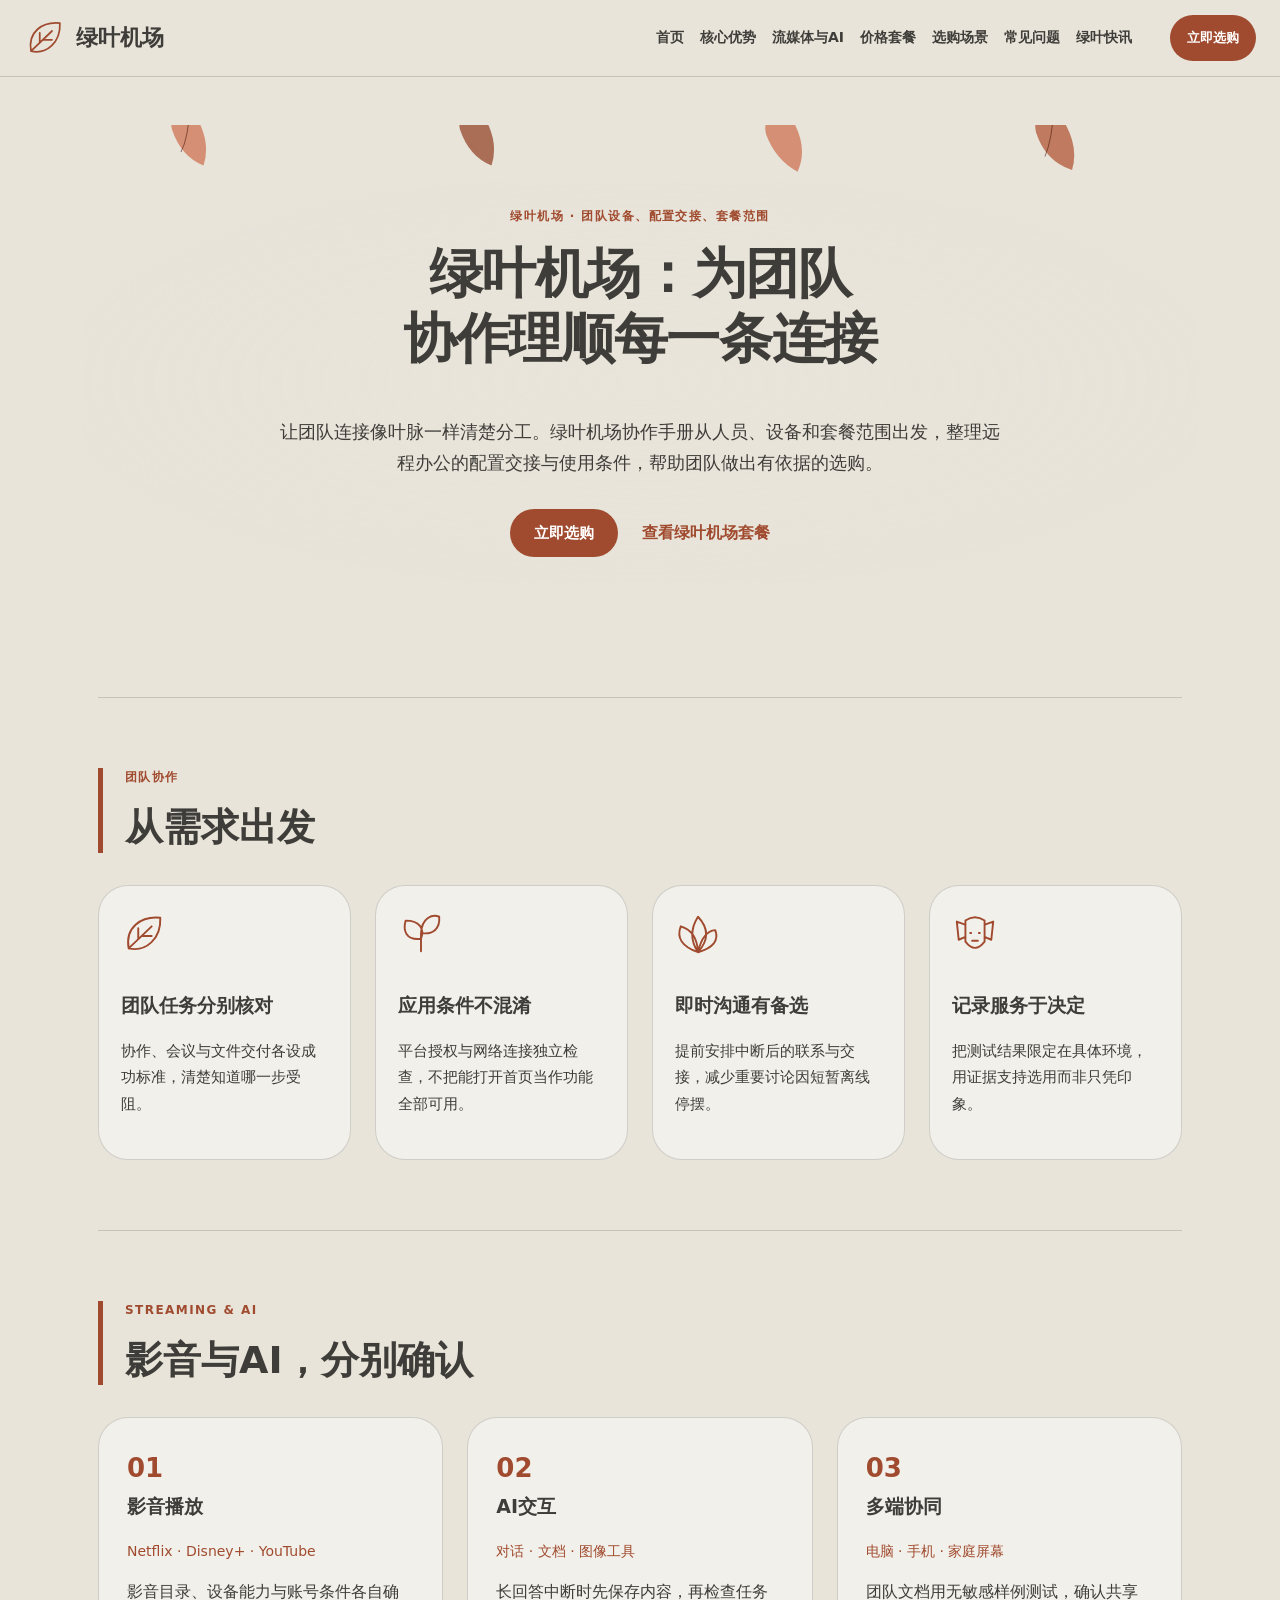
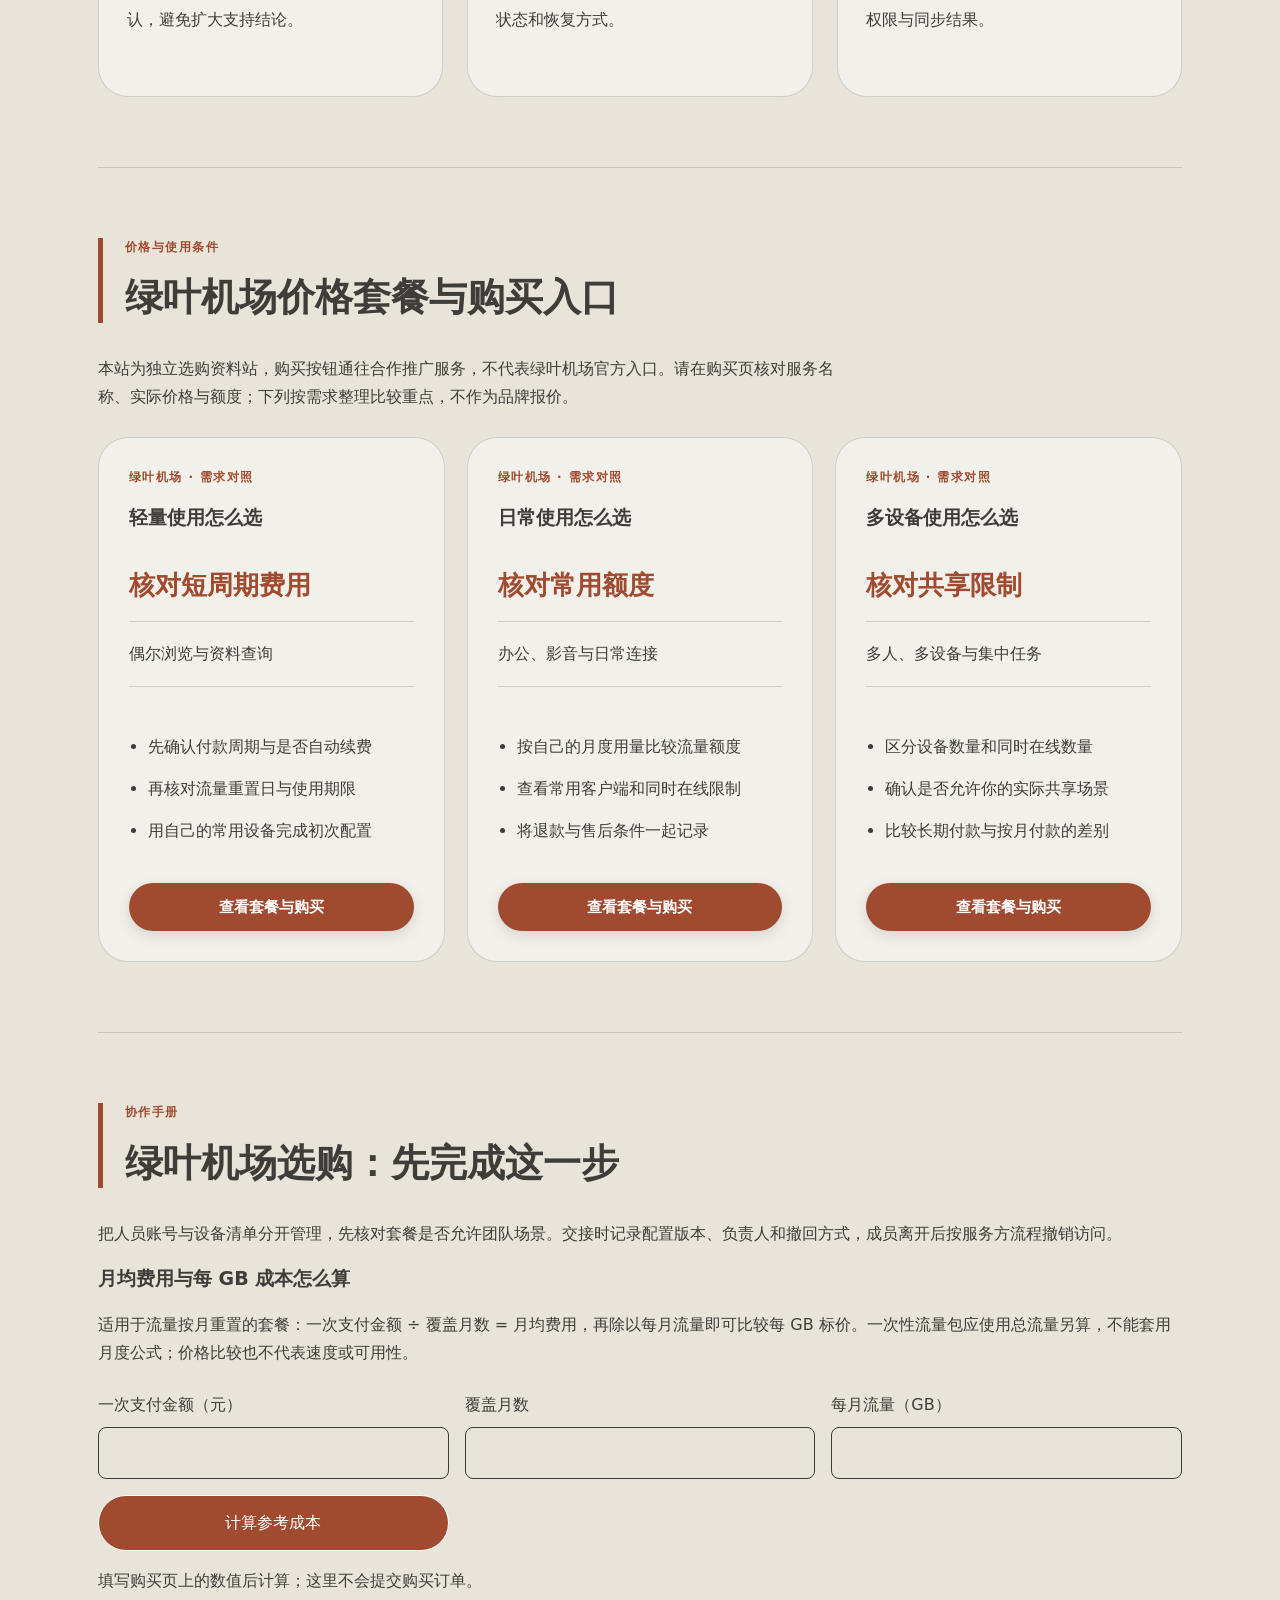
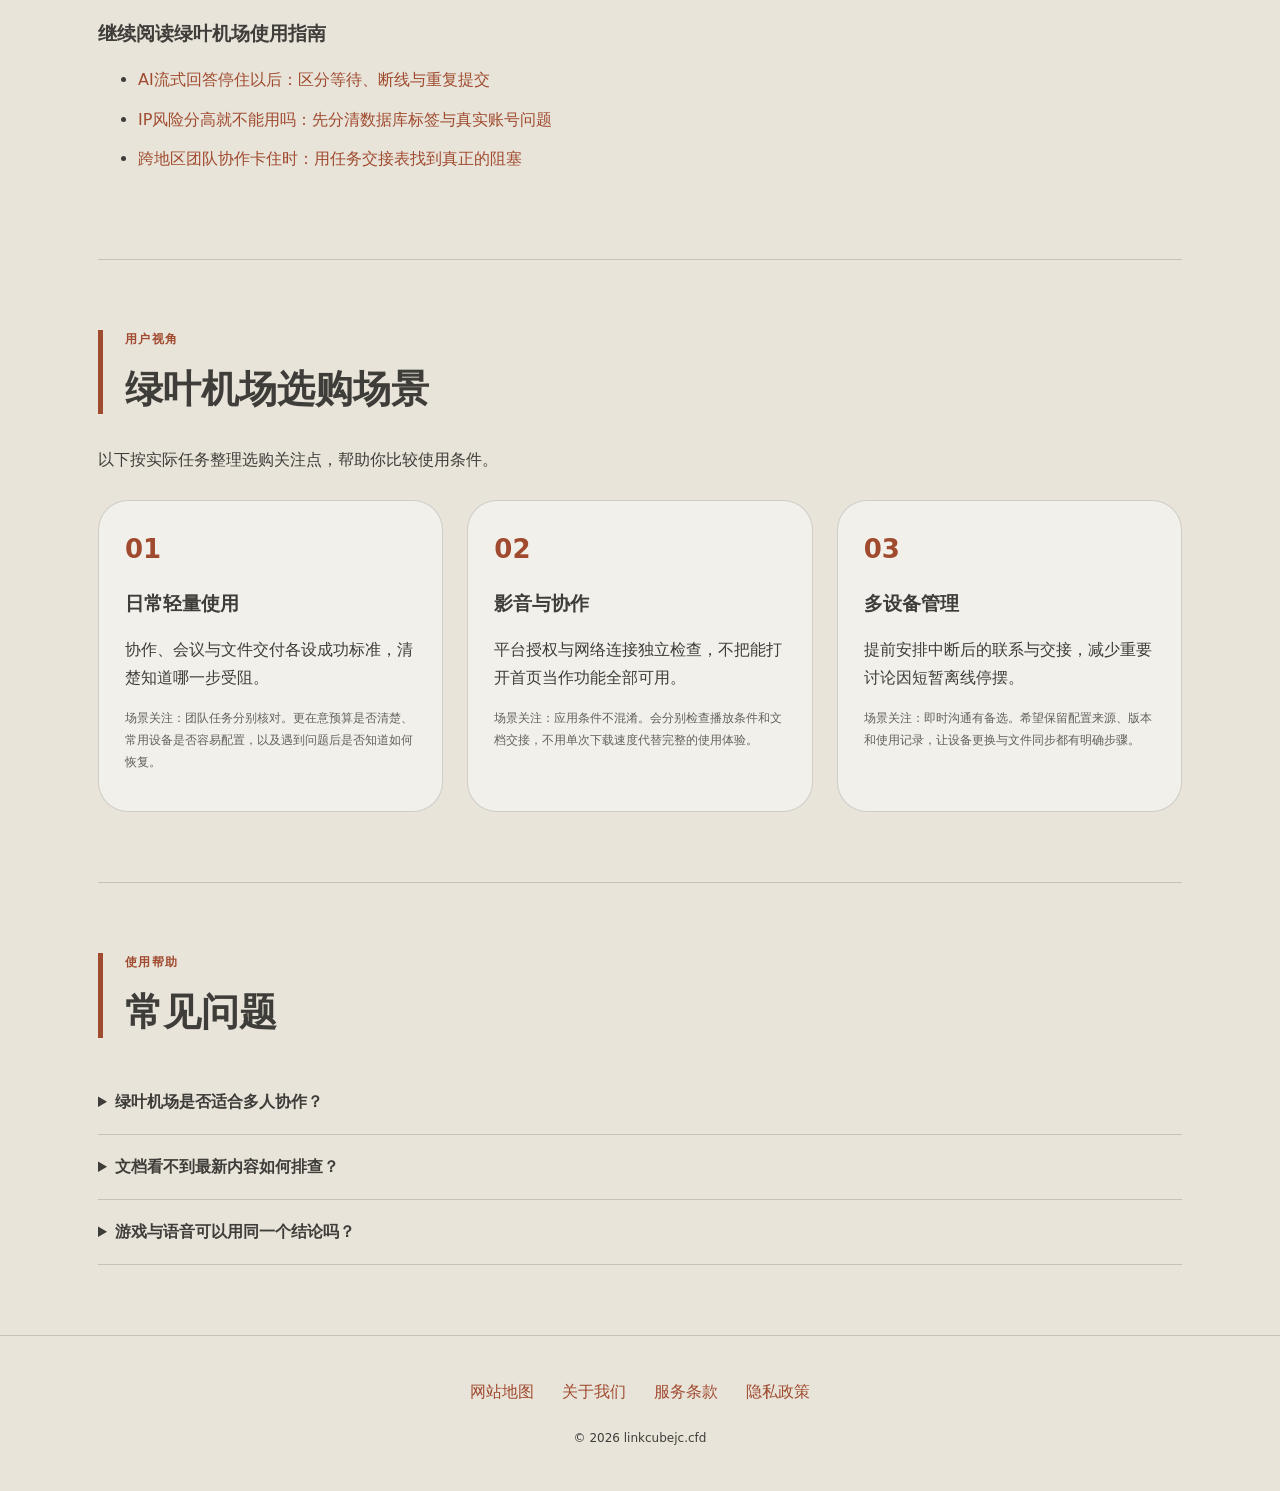
<file: index.html>
<!DOCTYPE html>

<html lang="zh-CN"><head><meta charset="utf-8"/><meta content="width=device-width,initial-scale=1" name="viewport"/><title>绿叶机场团队使用指南｜套餐费用与多设备协作</title><meta content="让团队连接像叶脉一样清楚分工。绿叶机场协作手册从人员、设备和套餐范围出发，整理远程办公的配置交接与使用条件，帮助团队做出有依据的选购。" name="description"/><link href="https://linkcubejc.cfd/" rel="canonical"/><meta content="website" property="og:type"/><meta content="绿叶机场团队使用指南｜套餐费用与多设备协作" property="og:title"/><meta content="让团队连接像叶脉一样清楚分工。绿叶机场协作手册从人员、设备和套餐范围出发，整理远程办公的配置交接与使用条件，帮助团队做出有依据的选购。" property="og:description"/><meta content="https://linkcubejc.cfd/" property="og:url"/><meta content="https://linkcubejc.cfd/share.png" property="og:image"/><meta content="zh_CN" property="og:locale"/><link href="favicon.svg" rel="icon" type="image/svg+xml"/><link href="style.css" rel="stylesheet"/><script defer="" src="menu.js"></script><script type="application/ld+json">{"@context": "https://schema.org", "@type": "WebPage", "name": "绿叶机场团队使用指南｜套餐费用与多设备协作", "url": "https://linkcubejc.cfd/", "description": "让团队连接像叶脉一样清楚分工。绿叶机场协作手册从人员、设备和套餐范围出发，整理远程办公的配置交接与使用条件，帮助团队做出有依据的选购。", "inLanguage": "zh-CN"}</script><link href="seo-guide.css" rel="stylesheet"/></head><body class="site-12 hero-D review-0 faq-1 nav-2"><div aria-hidden="true" class="site-art"><svg height="100%" preserveaspectratio="xMidYMid slice" viewbox="0 0 1440 800" width="100%" xmlns="http://www.w3.org/2000/svg">
<style>
      @keyframes fallingLeaf1 {
        0% { transform: translate(0, -40px) rotate(0deg); opacity: 0; }
        20% { opacity: 0.6; }
        80% { opacity: 0.6; }
        100% { transform: translate(120px, 600px) rotate(280deg); opacity: 0; }
      }
      @keyframes fallingLeaf2 {
        0% { transform: translate(0, -30px) rotate(0deg); opacity: 0; }
        20% { opacity: 0.55; }
        80% { opacity: 0.55; }
        100% { transform: translate(-140px, 650px) rotate(-320deg); opacity: 0; }
      }
      .leaf-drift-1 { animation: fallingLeaf1 14s linear infinite; }
      .leaf-drift-2 { animation: fallingLeaf2 16s linear infinite; }
    </style>
<!-- Drifting Fresh Leaves in Background -->
<g class="leaf-drift-1" style="transform-origin: center; animation-delay: 0s;">
<path d="M220,-20 Q245,15 235,45 Q210,35 200,5 Q195,-15 220,-20 Z" fill="#c9613e" opacity="0.4"></path>
<path d="M220,-20 Q218,15 210,30" fill="none" stroke="#481b0c" stroke-width="1"></path>
</g>
<g class="leaf-drift-2" style="transform-origin: center; animation-delay: 4s;">
<path d="M1180,-20 Q1210,18 1200,50 Q1170,40 1160,8 Q1155,-12 1180,-20 Z" fill="#ab411e" opacity="0.35"></path>
<path d="M1180,-20 Q1178,16 1170,35" fill="none" stroke="#481b0c" stroke-width="1"></path>
</g>
<g class="leaf-drift-1" style="transform-origin: center; animation-delay: 7s;">
<path d="M540,-20 Q565,15 555,45 Q530,35 520,5 Q515,-15 540,-20 Z" fill="#892f12" opacity="0.3"></path>
</g>
<g class="leaf-drift-2" style="transform-origin: center; animation-delay: 10s;">
<path d="M880,-20 Q910,20 895,52 Q870,38 860,10 Q855,-10 880,-20 Z" fill="#c9613e" opacity="0.4"></path>
</g>
</svg></div><header class="site-header"><div class="nav-wrap"><a class="brand" href="index.html"><svg aria-hidden="true" class="brand-mark" viewbox="0 0 48 48"><path d="M8 39C4 17 21 5 41 7C42 29 26 43 8 39Z M8 39L32 16 M18 29V18 M22 26H32" fill="none" stroke="currentColor" stroke-linecap="round" stroke-linejoin="round" stroke-width="2"></path></svg><span>绿叶机场</span></a><nav aria-label="主导航" id="site-menu"><a href="index.html">首页</a><a href="index.html#features">核心优势</a><a href="index.html#streaming">流媒体与AI</a><a href="index.html#pricing">价格套餐</a><a href="index.html#testimonials">选购场景</a><a href="index.html#faq">常见问题</a><a href="leaf-bulletin.html">绿叶快讯</a></nav><div class="nav-actions"><a class="button compact" href="https://ww012.twilightaff.com/#/?code=A56DH1Af" rel="sponsored nofollow noopener" target="_blank">立即选购</a><button aria-controls="site-menu" aria-expanded="false" aria-label="切换主导航菜单" class="menu-toggle" type="button"><span></span><span></span></button></div></div></header><main class="site-main"><section class="hero-section"><div class="hero-copy"><span class="eyebrow">绿叶机场 · 团队设备、配置交接、套餐范围</span><h1>绿叶机场：为团队协作理顺每一条连接</h1><p class="hero-intro">让团队连接像叶脉一样清楚分工。绿叶机场协作手册从人员、设备和套餐范围出发，整理远程办公的配置交接与使用条件，帮助团队做出有依据的选购。</p><div class="hero-actions"><a class="button" href="https://ww012.twilightaff.com/#/?code=A56DH1Af" rel="sponsored nofollow noopener" target="_blank">立即选购</a><a class="text-button" href="#pricing">查看绿叶机场套餐</a></div></div></section><section class="section" id="features"><div class="section-heading"><span class="eyebrow">团队协作</span><h2>从需求出发</h2></div><div class="features rail"><div class="feature"><svg aria-hidden="true" class="" viewbox="0 0 48 48"><path d="M8 39C4 17 21 5 41 7C42 29 26 43 8 39Z M8 39L32 16 M18 29V18 M22 26H32" fill="none" stroke="currentColor" stroke-linecap="round" stroke-linejoin="round" stroke-width="2"></path></svg><div><h3>团队任务分别核对</h3><p>协作、会议与文件交付各设成功标准，清楚知道哪一步受阻。</p></div></div><div class="feature"><svg aria-hidden="true" class="" viewbox="0 0 48 48"><path d="M24 42V23 M24 29C8 31 5 20 8 10C23 10 28 19 24 29Z M24 23C25 7 36 3 43 6C44 18 37 25 24 23Z" fill="none" stroke="currentColor" stroke-linecap="round" stroke-linejoin="round" stroke-width="2"></path></svg><div><h3>应用条件不混淆</h3><p>平台授权与网络连接独立检查，不把能打开首页当作功能全部可用。</p></div></div><div class="feature"><svg aria-hidden="true" class="" viewbox="0 0 48 48"><path d="M24 43Q12 25 24 6Q41 24 24 43Z M24 43Q-1 34 6 16Q23 21 24 43Z M24 43Q48 36 42 20Q29 21 24 43Z" fill="none" stroke="currentColor" stroke-linecap="round" stroke-linejoin="round" stroke-width="2"></path></svg><div><h3>即时沟通有备选</h3><p>提前安排中断后的联系与交接，减少重要讨论因短暂离线停摆。</p></div></div><div class="feature"><svg aria-hidden="true" class="" viewbox="0 0 48 48"><path d="M13 14L5 11L7 30L14 27 M35 14L43 11L41 30L34 27 M14 10Q24 3 34 10V32Q24 45 14 32Z M19 23H20 M28 23H29 M21 31H27" fill="none" stroke="currentColor" stroke-linecap="round" stroke-linejoin="round" stroke-width="2"></path></svg><div><h3>记录服务于决定</h3><p>把测试结果限定在具体环境，用证据支持选用而非只凭印象。</p></div></div></div></section><section class="section" id="streaming"><div class="section-heading"><span class="eyebrow">STREAMING &amp; AI</span><h2>影音与AI，分别确认</h2></div><div class="use-cases columns"><div class="use-case"><span class="item-no">01</span><h3>影音播放</h3><p class="platforms">Netflix · Disney+ · YouTube</p><p>影音目录、设备能力与账号条件各自确认，避免扩大支持结论。</p></div><div class="use-case"><span class="item-no">02</span><h3>AI交互</h3><p class="platforms">对话 · 文档 · 图像工具</p><p>长回答中断时先保存内容，再检查任务状态和恢复方式。</p></div><div class="use-case"><span class="item-no">03</span><h3>多端协同</h3><p class="platforms">电脑 · 手机 · 家庭屏幕</p><p>团队文档用无敏感样例测试，确认共享权限与同步结果。</p></div></div></section><section class="section" id="pricing"><div class="section-heading"><span class="eyebrow">价格与使用条件</span><h2>绿叶机场价格套餐与购买入口</h2></div><p class="section-intro">本站为独立选购资料站，购买按钮通往合作推广服务，不代表绿叶机场官方入口。请在购买页核对服务名称、实际价格与额度；下列按需求整理比较重点，不作为品牌报价。</p><div class="plans cards"><div class="plan"><span class="eyebrow">绿叶机场 · 需求对照</span><h3>轻量使用怎么选</h3><p class="price-value">核对短周期费用</p><p class="quota">偶尔浏览与资料查询</p><ul><li>先确认付款周期与是否自动续费</li><li>再核对流量重置日与使用期限</li><li>用自己的常用设备完成初次配置</li></ul> <a class="button" href="https://ww012.twilightaff.com/#/?code=A56DH1Af" rel="sponsored nofollow noopener" target="_blank">查看套餐与购买</a>
</div><div class="plan"><span class="eyebrow">绿叶机场 · 需求对照</span><h3>日常使用怎么选</h3><p class="price-value">核对常用额度</p><p class="quota">办公、影音与日常连接</p><ul><li>按自己的月度用量比较流量额度</li><li>查看常用客户端和同时在线限制</li><li>将退款与售后条件一起记录</li></ul> <a class="button" href="https://ww012.twilightaff.com/#/?code=A56DH1Af" rel="sponsored nofollow noopener" target="_blank">查看套餐与购买</a>
</div><div class="plan"><span class="eyebrow">绿叶机场 · 需求对照</span><h3>多设备使用怎么选</h3><p class="price-value">核对共享限制</p><p class="quota">多人、多设备与集中任务</p><ul><li>区分设备数量和同时在线数量</li><li>确认是否允许你的实际共享场景</li><li>比较长期付款与按月付款的差别</li></ul> <a class="button" href="https://ww012.twilightaff.com/#/?code=A56DH1Af" rel="sponsored nofollow noopener" target="_blank">查看套餐与购买</a>
</div></div></section><section class="section seo-plan-guide" id="plan-guide"><div class="section-heading"><span class="eyebrow">协作手册</span><h2>绿叶机场选购：先完成这一步</h2></div><p>把人员账号与设备清单分开管理，先核对套餐是否允许团队场景。交接时记录配置版本、负责人和撤回方式，成员离开后按服务方流程撤销访问。</p><h3>月均费用与每 GB 成本怎么算</h3><p>适用于流量按月重置的套餐：一次支付金额 ÷ 覆盖月数 = 月均费用，再除以每月流量即可比较每 GB 标价。一次性流量包应使用总流量另算，不能套用月度公式；价格比较也不代表速度或可用性。</p><form class="seo-cost-form"><label>一次支付金额（元）<input inputmode="decimal" min="0.01" name="amount" required="" step="0.01" type="number"/></label><label>覆盖月数<input inputmode="numeric" max="120" min="1" name="months" required="" step="1" type="number"/></label><label>每月流量（GB）<input inputmode="decimal" min="0.01" name="quota" required="" step="0.01" type="number"/></label><button class="button" type="submit">计算参考成本</button><output aria-live="polite">填写购买页上的数值后计算；这里不会提交购买订单。</output></form><div class="seo-reading"><h3>继续阅读绿叶机场使用指南</h3><ul><li><a href="linkcube-ai-llm-realtime-voice-keepalive.html">AI流式回答停住以后：区分等待、断线与重复提交</a></li><li><a href="linkcube-clean-ip-detection-scoring.html">IP风险分高就不能用吗：先分清数据库标签与真实账号问题</a></li><li><a href="linkcube-cross-border-team-remote-saas.html">跨地区团队协作卡住时：用任务交接表找到真正的阻塞</a></li></ul></div></section><section class="section" id="testimonials"><div class="section-heading"><span class="eyebrow">用户视角</span><h2>绿叶机场选购场景</h2></div><p class="section-intro">以下按实际任务整理选购关注点，帮助你比较使用条件。</p><div class="reviews"><div class="review"><span class="review-mark">01</span><h3>日常轻量使用</h3><p>协作、会议与文件交付各设成功标准，清楚知道哪一步受阻。</p><p class="small">场景关注：团队任务分别核对。更在意预算是否清楚、常用设备是否容易配置，以及遇到问题后是否知道如何恢复。</p></div><div class="review"><span class="review-mark">02</span><h3>影音与协作</h3><p>平台授权与网络连接独立检查，不把能打开首页当作功能全部可用。</p><p class="small">场景关注：应用条件不混淆。会分别检查播放条件和文档交接，不用单次下载速度代替完整的使用体验。</p></div><div class="review"><span class="review-mark">03</span><h3>多设备管理</h3><p>提前安排中断后的联系与交接，减少重要讨论因短暂离线停摆。</p><p class="small">场景关注：即时沟通有备选。希望保留配置来源、版本和使用记录，让设备更换与文件同步都有明确步骤。</p></div></div></section><section class="section" id="faq"><div class="section-heading"><span class="eyebrow">使用帮助</span><h2>常见问题</h2></div><div class="faq-list"><details><summary>绿叶机场是否适合多人协作？</summary><p>应核对服务限制并用测试文档验证实际流程，目前本站没有完成品牌团队实测。</p></details><details><summary>文档看不到最新内容如何排查？</summary><p>先确认账号、工作区和保存状态，再用无敏感测试文档观察同步。</p></details><details><summary>游戏与语音可以用同一个结论吗？</summary><p>两者可能采用不同服务路径，应分别记录症状与同局时间。</p></details></div></section></main><footer class="site-footer"><nav aria-label="页脚导航"><a href="sitemap.html">网站地图</a><a href="about.html">关于我们</a><a href="terms.html">服务条款</a><a href="privacy.html">隐私政策</a></nav><p>© 2026 linkcubejc.cfd</p></footer><script defer="True" src="seo-guide.js"></script></body></html>
</file>
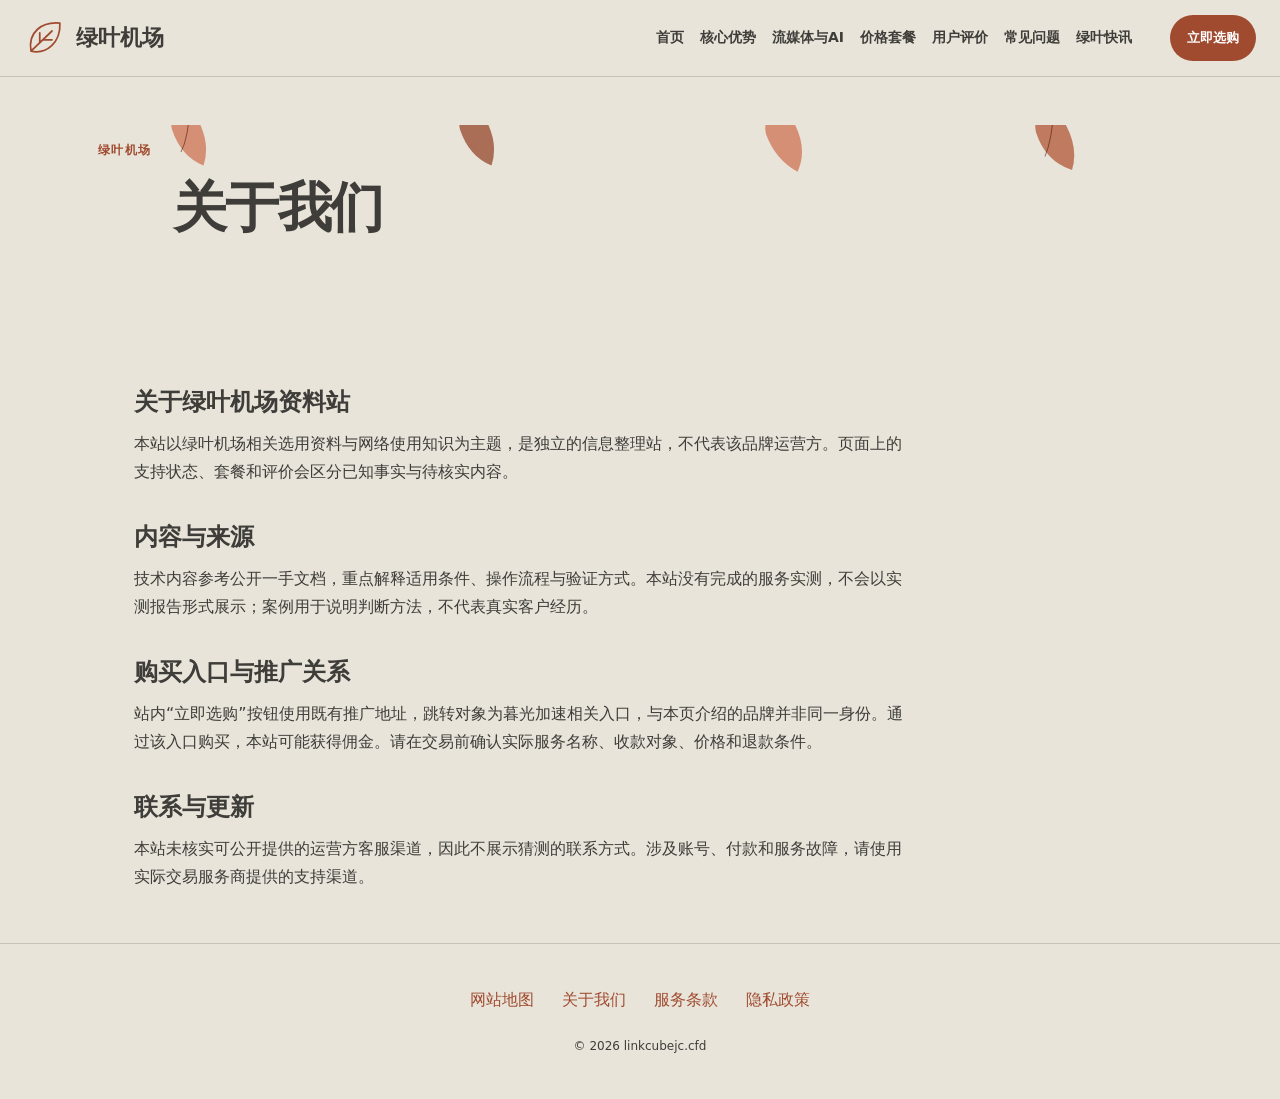
<file: about.html>
<!DOCTYPE html>
<html lang="zh-CN"><head><meta charset="UTF-8"><meta name="viewport" content="width=device-width,initial-scale=1"><title>关于我们｜绿叶机场·绿叶快讯</title><meta name="description" content="绿叶快讯的关于我们：说明绿叶机场资料整理、内容使用与第三方服务边界。"><meta name="keywords" content="绿叶机场,关于我们,绿叶快讯,网络使用指南"><link rel="canonical" href="https://linkcubejc.cfd/about.html"><meta property="og:type" content="website"><meta property="og:title" content="关于我们｜绿叶机场·绿叶快讯"><meta property="og:description" content="绿叶快讯的关于我们：说明绿叶机场资料整理、内容使用与第三方服务边界。"><meta property="og:url" content="https://linkcubejc.cfd/about.html"><meta property="og:image" content="https://linkcubejc.cfd/share.png"><meta property="og:locale" content="zh_CN"><link rel="icon" href="favicon.svg" type="image/svg+xml"><link rel="stylesheet" href="style.css"><script defer src="menu.js"></script><script type="application/ld+json">{"@context": "https://schema.org", "@type": "WebPage", "name": "关于我们｜绿叶机场·绿叶快讯", "url": "https://linkcubejc.cfd/about.html", "description": "绿叶快讯的关于我们：说明绿叶机场资料整理、内容使用与第三方服务边界。", "inLanguage": "zh-CN"}</script></head><body class="site-12 hero-D review-0 faq-1 nav-2"><div class="site-art" aria-hidden="true"><svg width="100%" height="100%" viewBox="0 0 1440 800" preserveAspectRatio="xMidYMid slice" xmlns="http://www.w3.org/2000/svg">
    <style>
      @keyframes fallingLeaf1 {
        0% { transform: translate(0, -40px) rotate(0deg); opacity: 0; }
        20% { opacity: 0.6; }
        80% { opacity: 0.6; }
        100% { transform: translate(120px, 600px) rotate(280deg); opacity: 0; }
      }
      @keyframes fallingLeaf2 {
        0% { transform: translate(0, -30px) rotate(0deg); opacity: 0; }
        20% { opacity: 0.55; }
        80% { opacity: 0.55; }
        100% { transform: translate(-140px, 650px) rotate(-320deg); opacity: 0; }
      }
      .leaf-drift-1 { animation: fallingLeaf1 14s linear infinite; }
      .leaf-drift-2 { animation: fallingLeaf2 16s linear infinite; }
    </style>
    <!-- Drifting Fresh Leaves in Background -->
    <g class="leaf-drift-1" style="transform-origin: center; animation-delay: 0s;">
      <path d="M220,-20 Q245,15 235,45 Q210,35 200,5 Q195,-15 220,-20 Z" fill="#c9613e" opacity="0.4" />
      <path d="M220,-20 Q218,15 210,30" stroke="#481b0c" stroke-width="1" fill="none" />
    </g>
    <g class="leaf-drift-2" style="transform-origin: center; animation-delay: 4s;">
      <path d="M1180,-20 Q1210,18 1200,50 Q1170,40 1160,8 Q1155,-12 1180,-20 Z" fill="#ab411e" opacity="0.35" />
      <path d="M1180,-20 Q1178,16 1170,35" stroke="#481b0c" stroke-width="1" fill="none" />
    </g>
    <g class="leaf-drift-1" style="transform-origin: center; animation-delay: 7s;">
      <path d="M540,-20 Q565,15 555,45 Q530,35 520,5 Q515,-15 540,-20 Z" fill="#892f12" opacity="0.3" />
    </g>
    <g class="leaf-drift-2" style="transform-origin: center; animation-delay: 10s;">
      <path d="M880,-20 Q910,20 895,52 Q870,38 860,10 Q855,-10 880,-20 Z" fill="#c9613e" opacity="0.4" />
    </g>
  </svg></div><header class="site-header"><div class="nav-wrap"><a class="brand" href="index.html"><svg class="brand-mark" viewBox="0 0 48 48" aria-hidden="true"><path d="M8 39C4 17 21 5 41 7C42 29 26 43 8 39Z M8 39L32 16 M18 29V18 M22 26H32" fill="none" stroke="currentColor" stroke-width="2" stroke-linecap="round" stroke-linejoin="round"/></svg><span>绿叶机场</span></a><nav id="site-menu" aria-label="主导航"><a href="index.html">首页</a><a href="index.html#features">核心优势</a><a href="index.html#streaming">流媒体与AI</a><a href="index.html#pricing">价格套餐</a><a href="index.html#testimonials">用户评价</a><a href="index.html#faq">常见问题</a><a href="leaf-bulletin.html">绿叶快讯</a></nav><div class="nav-actions"><a class="button compact" href="https://ww012.twilightaff.com/#/?code=A56DH1Af" target="_blank" rel="sponsored nofollow noopener">立即选购</a><button type="button" class="menu-toggle" aria-label="切换主导航菜单" aria-controls="site-menu" aria-expanded="false"><span></span><span></span></button></div></div></header><main class="site-main"><header class="page-heading"><span class="eyebrow">绿叶机场</span><h1>关于我们</h1></header><div class="prose"><h2>关于绿叶机场资料站</h2><p>本站以绿叶机场相关选用资料与网络使用知识为主题，是独立的信息整理站，不代表该品牌运营方。页面上的支持状态、套餐和评价会区分已知事实与待核实内容。</p><h2>内容与来源</h2><p>技术内容参考公开一手文档，重点解释适用条件、操作流程与验证方式。本站没有完成的服务实测，不会以实测报告形式展示；案例用于说明判断方法，不代表真实客户经历。</p><h2>购买入口与推广关系</h2><p>站内“立即选购”按钮使用既有推广地址，跳转对象为暮光加速相关入口，与本页介绍的品牌并非同一身份。通过该入口购买，本站可能获得佣金。请在交易前确认实际服务名称、收款对象、价格和退款条件。</p><h2>联系与更新</h2><p>本站未核实可公开提供的运营方客服渠道，因此不展示猜测的联系方式。涉及账号、付款和服务故障，请使用实际交易服务商提供的支持渠道。</p></div></main><footer class="site-footer"><nav aria-label="页脚导航"><a href="sitemap.html">网站地图</a><a href="about.html">关于我们</a><a href="terms.html">服务条款</a><a href="privacy.html">隐私政策</a></nav><p>© 2026 linkcubejc.cfd</p></footer></body></html>
</file>
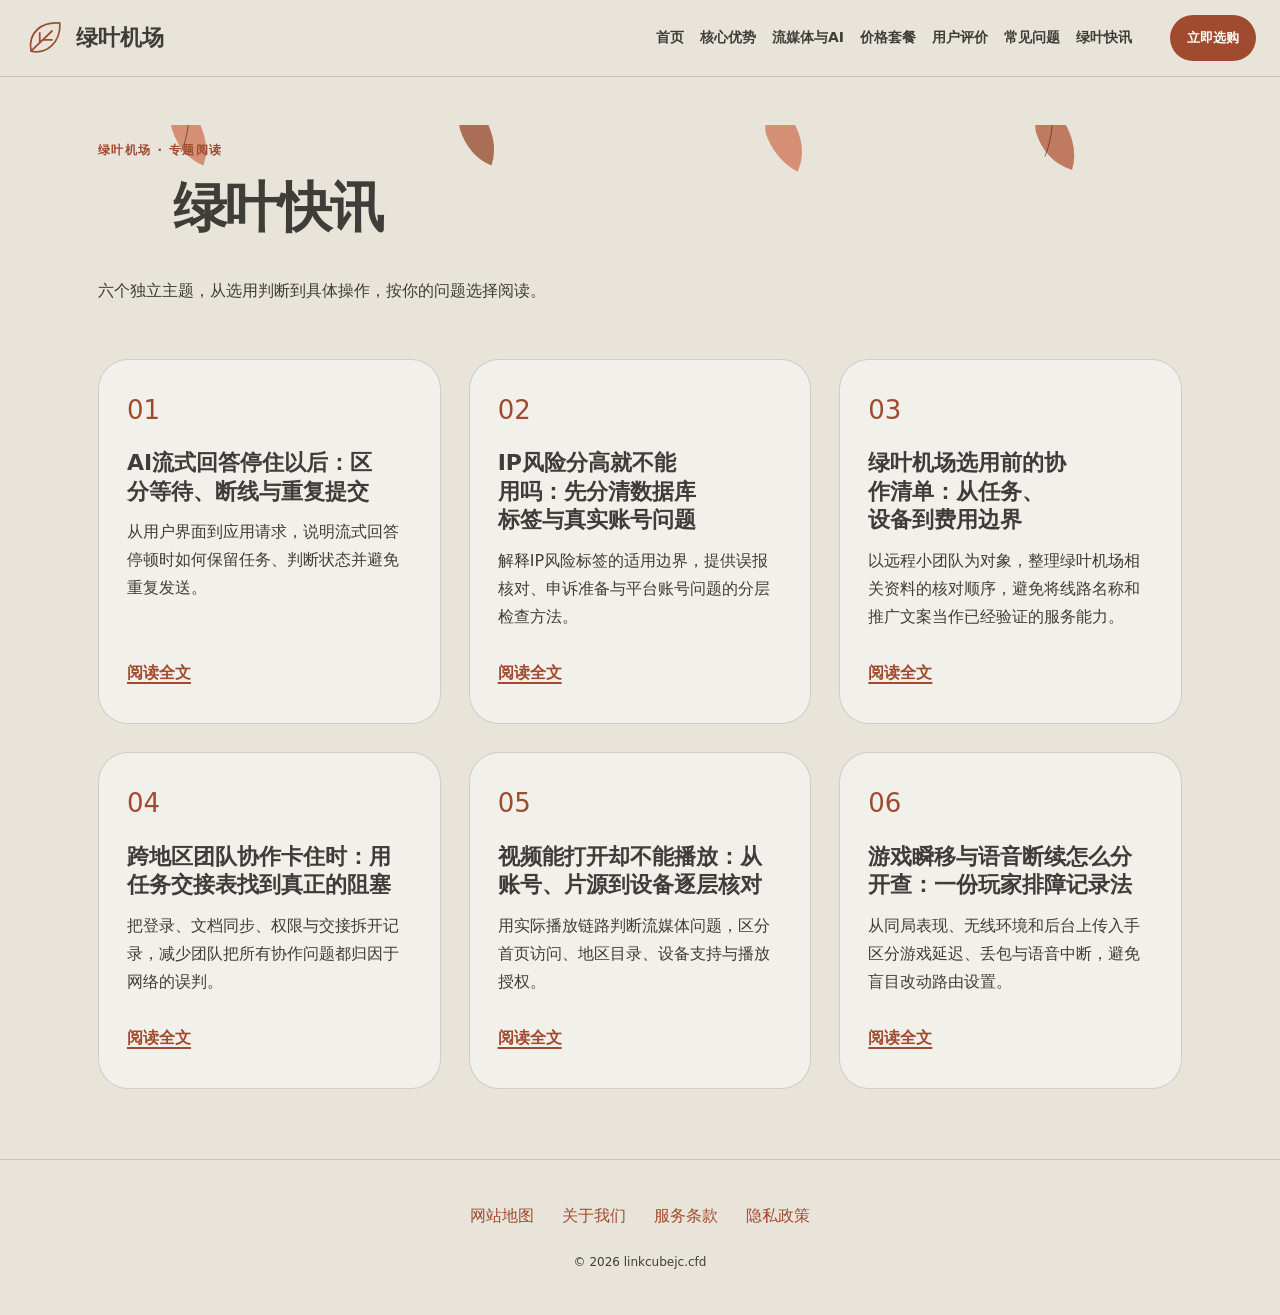
<file: leaf-bulletin.html>
<!DOCTYPE html>
<html lang="zh-CN"><head><meta charset="UTF-8"><meta name="viewport" content="width=device-width,initial-scale=1"><title>绿叶快讯｜绿叶机场专题文章</title><meta name="description" content="绿叶快讯收录六篇独立专题，围绕绿叶机场相关资料，面向远程协作、影音和游戏等不同场景整理展开阅读。"><meta name="keywords" content="绿叶机场,绿叶快讯,绿叶快讯,网络使用指南"><link rel="canonical" href="https://linkcubejc.cfd/leaf-bulletin.html"><meta property="og:type" content="website"><meta property="og:title" content="绿叶快讯｜绿叶机场专题文章"><meta property="og:description" content="绿叶快讯收录六篇独立专题，围绕绿叶机场相关资料，面向远程协作、影音和游戏等不同场景整理展开阅读。"><meta property="og:url" content="https://linkcubejc.cfd/leaf-bulletin.html"><meta property="og:image" content="https://linkcubejc.cfd/share.png"><meta property="og:locale" content="zh_CN"><link rel="icon" href="favicon.svg" type="image/svg+xml"><link rel="stylesheet" href="style.css"><script defer src="menu.js"></script><script type="application/ld+json">{"@context": "https://schema.org", "@type": "WebPage", "name": "绿叶快讯｜绿叶机场专题文章", "url": "https://linkcubejc.cfd/leaf-bulletin.html", "description": "绿叶快讯收录六篇独立专题，围绕绿叶机场相关资料，面向远程协作、影音和游戏等不同场景整理展开阅读。", "inLanguage": "zh-CN"}</script></head><body class="site-12 hero-D review-0 faq-1 nav-2"><div class="site-art" aria-hidden="true"><svg width="100%" height="100%" viewBox="0 0 1440 800" preserveAspectRatio="xMidYMid slice" xmlns="http://www.w3.org/2000/svg">
    <style>
      @keyframes fallingLeaf1 {
        0% { transform: translate(0, -40px) rotate(0deg); opacity: 0; }
        20% { opacity: 0.6; }
        80% { opacity: 0.6; }
        100% { transform: translate(120px, 600px) rotate(280deg); opacity: 0; }
      }
      @keyframes fallingLeaf2 {
        0% { transform: translate(0, -30px) rotate(0deg); opacity: 0; }
        20% { opacity: 0.55; }
        80% { opacity: 0.55; }
        100% { transform: translate(-140px, 650px) rotate(-320deg); opacity: 0; }
      }
      .leaf-drift-1 { animation: fallingLeaf1 14s linear infinite; }
      .leaf-drift-2 { animation: fallingLeaf2 16s linear infinite; }
    </style>
    <!-- Drifting Fresh Leaves in Background -->
    <g class="leaf-drift-1" style="transform-origin: center; animation-delay: 0s;">
      <path d="M220,-20 Q245,15 235,45 Q210,35 200,5 Q195,-15 220,-20 Z" fill="#c9613e" opacity="0.4" />
      <path d="M220,-20 Q218,15 210,30" stroke="#481b0c" stroke-width="1" fill="none" />
    </g>
    <g class="leaf-drift-2" style="transform-origin: center; animation-delay: 4s;">
      <path d="M1180,-20 Q1210,18 1200,50 Q1170,40 1160,8 Q1155,-12 1180,-20 Z" fill="#ab411e" opacity="0.35" />
      <path d="M1180,-20 Q1178,16 1170,35" stroke="#481b0c" stroke-width="1" fill="none" />
    </g>
    <g class="leaf-drift-1" style="transform-origin: center; animation-delay: 7s;">
      <path d="M540,-20 Q565,15 555,45 Q530,35 520,5 Q515,-15 540,-20 Z" fill="#892f12" opacity="0.3" />
    </g>
    <g class="leaf-drift-2" style="transform-origin: center; animation-delay: 10s;">
      <path d="M880,-20 Q910,20 895,52 Q870,38 860,10 Q855,-10 880,-20 Z" fill="#c9613e" opacity="0.4" />
    </g>
  </svg></div><header class="site-header"><div class="nav-wrap"><a class="brand" href="index.html"><svg class="brand-mark" viewBox="0 0 48 48" aria-hidden="true"><path d="M8 39C4 17 21 5 41 7C42 29 26 43 8 39Z M8 39L32 16 M18 29V18 M22 26H32" fill="none" stroke="currentColor" stroke-width="2" stroke-linecap="round" stroke-linejoin="round"/></svg><span>绿叶机场</span></a><nav id="site-menu" aria-label="主导航"><a href="index.html">首页</a><a href="index.html#features">核心优势</a><a href="index.html#streaming">流媒体与AI</a><a href="index.html#pricing">价格套餐</a><a href="index.html#testimonials">用户评价</a><a href="index.html#faq">常见问题</a><a href="leaf-bulletin.html">绿叶快讯</a></nav><div class="nav-actions"><a class="button compact" href="https://ww012.twilightaff.com/#/?code=A56DH1Af" target="_blank" rel="sponsored nofollow noopener">立即选购</a><button type="button" class="menu-toggle" aria-label="切换主导航菜单" aria-controls="site-menu" aria-expanded="false"><span></span><span></span></button></div></div></header><main class="site-main"><header class="page-heading"><span class="eyebrow">绿叶机场 · 专题阅读</span><h1>绿叶快讯</h1><p>六个独立主题，从选用判断到具体操作，按你的问题选择阅读。</p></header><div class="article-list mosaic"><article class="article-card"><h2>AI流式回答停住以后：区分等待、断线与重复提交</h2><p>从用户界面到应用请求，说明流式回答停顿时如何保留任务、判断状态并避免重复发送。</p><a href="linkcube-ai-llm-realtime-voice-keepalive.html">阅读全文</a></article><article class="article-card"><h2>IP风险分高就不能用吗：先分清数据库标签与真实账号问题</h2><p>解释IP风险标签的适用边界，提供误报核对、申诉准备与平台账号问题的分层检查方法。</p><a href="linkcube-clean-ip-detection-scoring.html">阅读全文</a></article><article class="article-card"><h2>绿叶机场选用前的协作清单：从任务、设备到费用边界</h2><p>以远程小团队为对象，整理绿叶机场相关资料的核对顺序，避免将线路名称和推广文案当作已经验证的服务能力。</p><a href="linkcube-green-transit-backbone-audit.html">阅读全文</a></article><article class="article-card"><h2>跨地区团队协作卡住时：用任务交接表找到真正的阻塞</h2><p>把登录、文档同步、权限与交接拆开记录，减少团队把所有协作问题都归因于网络的误判。</p><a href="linkcube-cross-border-team-remote-saas.html">阅读全文</a></article><article class="article-card"><h2>视频能打开却不能播放：从账号、片源到设备逐层核对</h2><p>用实际播放链路判断流媒体问题，区分首页访问、地区目录、设备支持与播放授权。</p><a href="linkcube-streaming-unlock-native-ip.html">阅读全文</a></article><article class="article-card"><h2>游戏瞬移与语音断续怎么分开查：一份玩家排障记录法</h2><p>从同局表现、无线环境和后台上传入手区分游戏延迟、丢包与语音中断，避免盲目改动路由设置。</p><a href="linkcube-udp-gaming-packet-forwarding.html">阅读全文</a></article></div></main><footer class="site-footer"><nav aria-label="页脚导航"><a href="sitemap.html">网站地图</a><a href="about.html">关于我们</a><a href="terms.html">服务条款</a><a href="privacy.html">隐私政策</a></nav><p>© 2026 linkcubejc.cfd</p></footer></body></html>
</file>
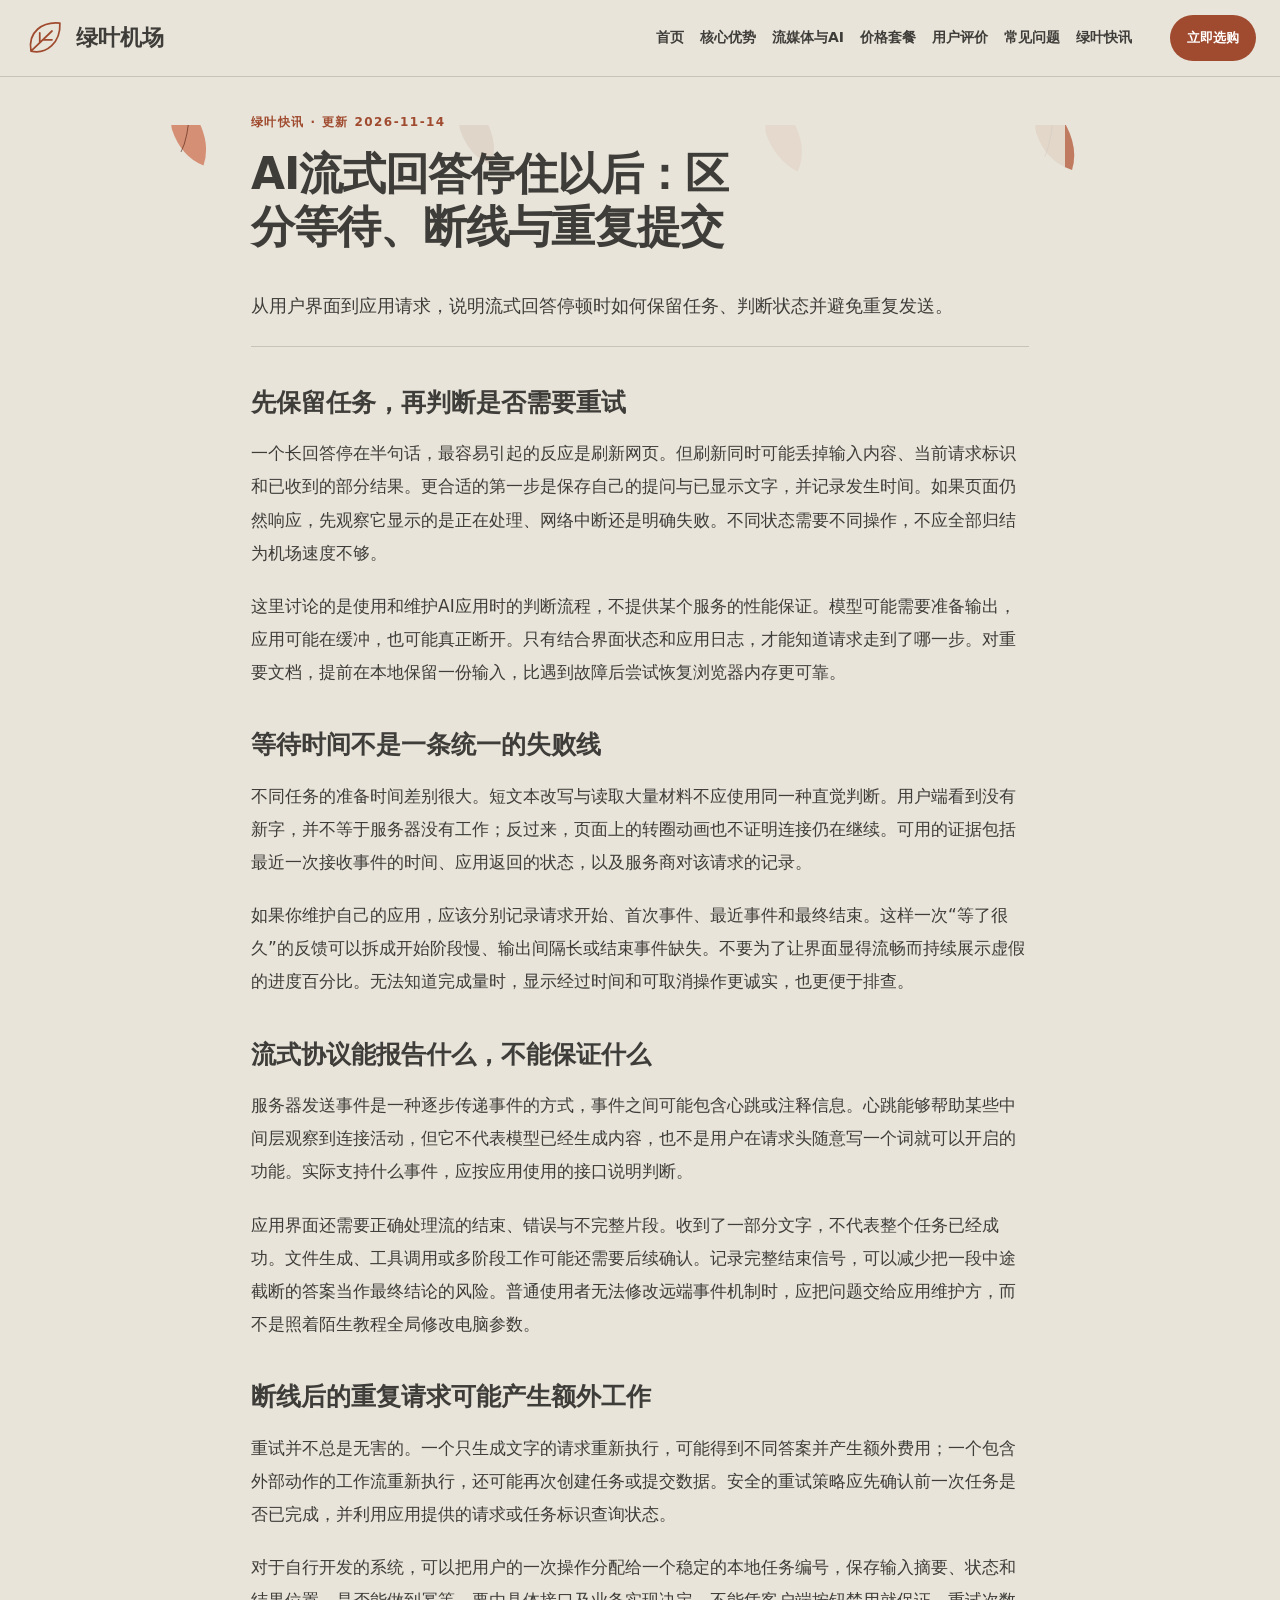
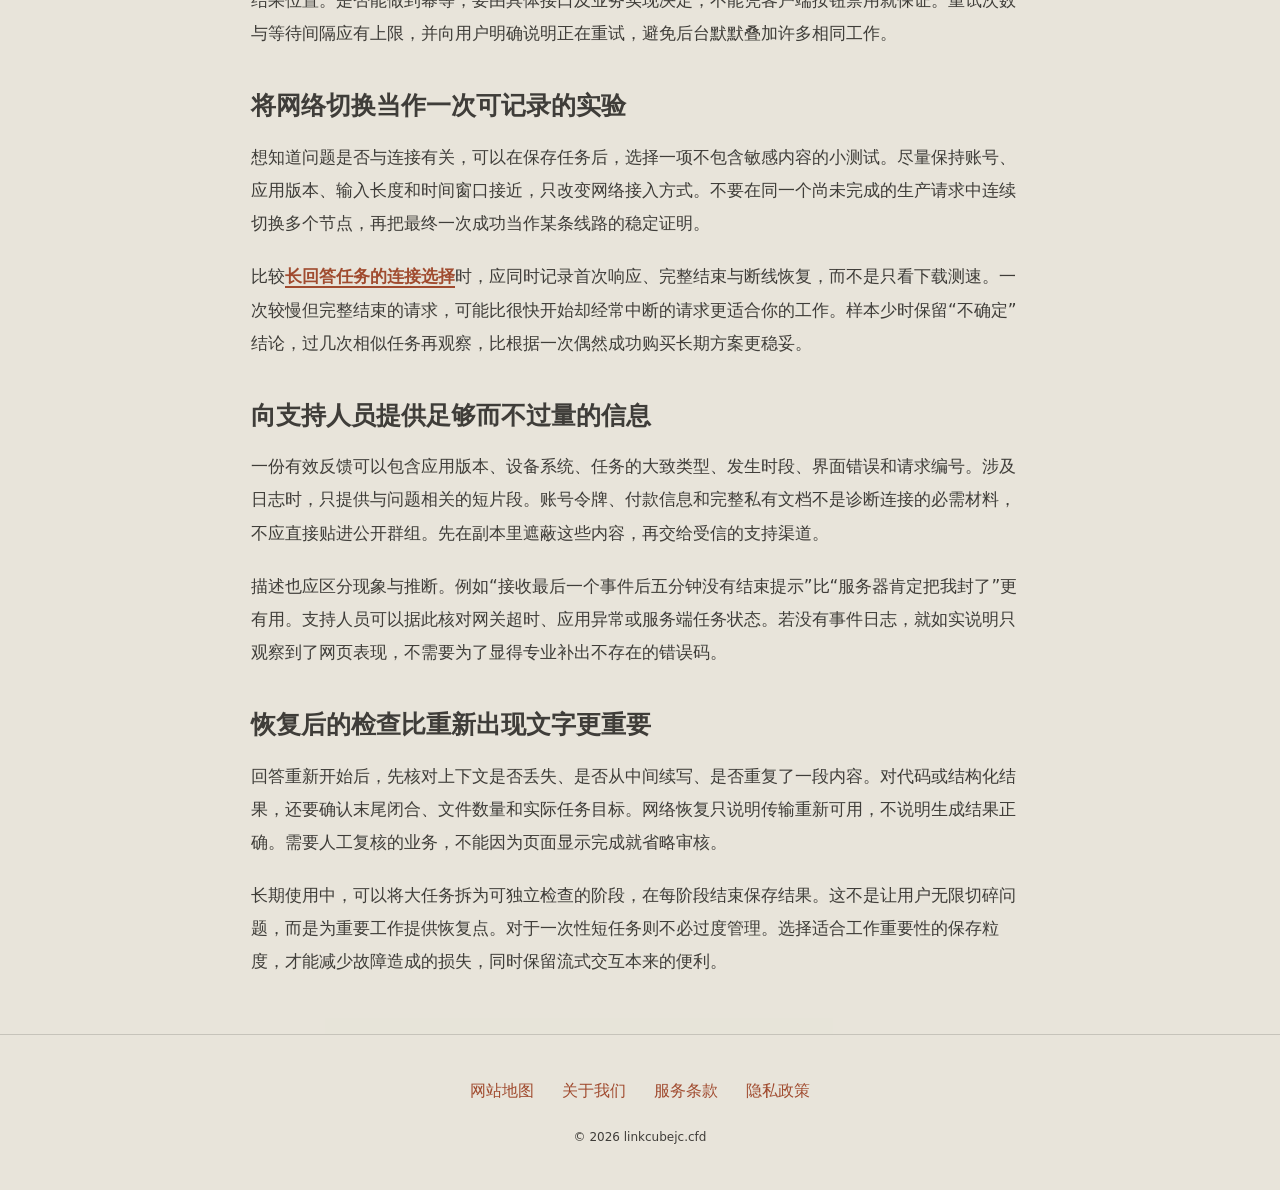
<file: linkcube-ai-llm-realtime-voice-keepalive.html>
<!DOCTYPE html>
<html lang="zh-CN"><head><meta charset="UTF-8"><meta name="viewport" content="width=device-width,initial-scale=1"><title>AI流式回答停住以后：区分等待、断线与重复提交｜绿叶机场</title><meta name="description" content="从用户界面到应用请求，说明流式回答停顿时如何保留任务、判断状态并避免重复发送。"><meta name="keywords" content="绿叶机场,AI流式回答停住以后：区分等待、断线与重复提交,先保留任务，再判断是否需要重试,网络使用指南"><link rel="canonical" href="https://linkcubejc.cfd/linkcube-ai-llm-realtime-voice-keepalive.html"><meta property="og:type" content="article"><meta property="og:title" content="AI流式回答停住以后：区分等待、断线与重复提交｜绿叶机场"><meta property="og:description" content="从用户界面到应用请求，说明流式回答停顿时如何保留任务、判断状态并避免重复发送。"><meta property="og:url" content="https://linkcubejc.cfd/linkcube-ai-llm-realtime-voice-keepalive.html"><meta property="og:image" content="https://linkcubejc.cfd/share.png"><meta property="og:locale" content="zh_CN"><link rel="icon" href="favicon.svg" type="image/svg+xml"><link rel="stylesheet" href="style.css"><script defer src="menu.js"></script><script type="application/ld+json">{"@context": "https://schema.org", "@type": "Article", "name": "AI流式回答停住以后：区分等待、断线与重复提交｜绿叶机场", "url": "https://linkcubejc.cfd/linkcube-ai-llm-realtime-voice-keepalive.html", "description": "从用户界面到应用请求，说明流式回答停顿时如何保留任务、判断状态并避免重复发送。", "inLanguage": "zh-CN", "headline": "AI流式回答停住以后：区分等待、断线与重复提交｜绿叶机场", "dateModified": "2026-11-14", "image": "https://linkcubejc.cfd/share.png"}</script></head><body class="site-12 hero-D review-0 faq-1 nav-2"><div class="site-art" aria-hidden="true"><svg width="100%" height="100%" viewBox="0 0 1440 800" preserveAspectRatio="xMidYMid slice" xmlns="http://www.w3.org/2000/svg">
    <style>
      @keyframes fallingLeaf1 {
        0% { transform: translate(0, -40px) rotate(0deg); opacity: 0; }
        20% { opacity: 0.6; }
        80% { opacity: 0.6; }
        100% { transform: translate(120px, 600px) rotate(280deg); opacity: 0; }
      }
      @keyframes fallingLeaf2 {
        0% { transform: translate(0, -30px) rotate(0deg); opacity: 0; }
        20% { opacity: 0.55; }
        80% { opacity: 0.55; }
        100% { transform: translate(-140px, 650px) rotate(-320deg); opacity: 0; }
      }
      .leaf-drift-1 { animation: fallingLeaf1 14s linear infinite; }
      .leaf-drift-2 { animation: fallingLeaf2 16s linear infinite; }
    </style>
    <!-- Drifting Fresh Leaves in Background -->
    <g class="leaf-drift-1" style="transform-origin: center; animation-delay: 0s;">
      <path d="M220,-20 Q245,15 235,45 Q210,35 200,5 Q195,-15 220,-20 Z" fill="#c9613e" opacity="0.4" />
      <path d="M220,-20 Q218,15 210,30" stroke="#481b0c" stroke-width="1" fill="none" />
    </g>
    <g class="leaf-drift-2" style="transform-origin: center; animation-delay: 4s;">
      <path d="M1180,-20 Q1210,18 1200,50 Q1170,40 1160,8 Q1155,-12 1180,-20 Z" fill="#ab411e" opacity="0.35" />
      <path d="M1180,-20 Q1178,16 1170,35" stroke="#481b0c" stroke-width="1" fill="none" />
    </g>
    <g class="leaf-drift-1" style="transform-origin: center; animation-delay: 7s;">
      <path d="M540,-20 Q565,15 555,45 Q530,35 520,5 Q515,-15 540,-20 Z" fill="#892f12" opacity="0.3" />
    </g>
    <g class="leaf-drift-2" style="transform-origin: center; animation-delay: 10s;">
      <path d="M880,-20 Q910,20 895,52 Q870,38 860,10 Q855,-10 880,-20 Z" fill="#c9613e" opacity="0.4" />
    </g>
  </svg></div><header class="site-header"><div class="nav-wrap"><a class="brand" href="index.html"><svg class="brand-mark" viewBox="0 0 48 48" aria-hidden="true"><path d="M8 39C4 17 21 5 41 7C42 29 26 43 8 39Z M8 39L32 16 M18 29V18 M22 26H32" fill="none" stroke="currentColor" stroke-width="2" stroke-linecap="round" stroke-linejoin="round"/></svg><span>绿叶机场</span></a><nav id="site-menu" aria-label="主导航"><a href="index.html">首页</a><a href="index.html#features">核心优势</a><a href="index.html#streaming">流媒体与AI</a><a href="index.html#pricing">价格套餐</a><a href="index.html#testimonials">用户评价</a><a href="index.html#faq">常见问题</a><a href="leaf-bulletin.html">绿叶快讯</a></nav><div class="nav-actions"><a class="button compact" href="https://ww012.twilightaff.com/#/?code=A56DH1Af" target="_blank" rel="sponsored nofollow noopener">立即选购</a><button type="button" class="menu-toggle" aria-label="切换主导航菜单" aria-controls="site-menu" aria-expanded="false"><span></span><span></span></button></div></div></header><main class="site-main"><article class="article-page"><header><span class="eyebrow">绿叶快讯 · 更新 2026-11-14</span><h1>AI流式回答停住以后：区分等待、断线与重复提交</h1><p class="lead">从用户界面到应用请求，说明流式回答停顿时如何保留任务、判断状态并避免重复发送。</p></header><div class="article-body"><h2>先保留任务，再判断是否需要重试</h2><p>一个长回答停在半句话，最容易引起的反应是刷新网页。但刷新同时可能丢掉输入内容、当前请求标识和已收到的部分结果。更合适的第一步是保存自己的提问与已显示文字，并记录发生时间。如果页面仍然响应，先观察它显示的是正在处理、网络中断还是明确失败。不同状态需要不同操作，不应全部归结为机场速度不够。</p><p>这里讨论的是使用和维护AI应用时的判断流程，不提供某个服务的性能保证。模型可能需要准备输出，应用可能在缓冲，也可能真正断开。只有结合界面状态和应用日志，才能知道请求走到了哪一步。对重要文档，提前在本地保留一份输入，比遇到故障后尝试恢复浏览器内存更可靠。</p><h2>等待时间不是一条统一的失败线</h2><p>不同任务的准备时间差别很大。短文本改写与读取大量材料不应使用同一种直觉判断。用户端看到没有新字，并不等于服务器没有工作；反过来，页面上的转圈动画也不证明连接仍在继续。可用的证据包括最近一次接收事件的时间、应用返回的状态，以及服务商对该请求的记录。</p><p>如果你维护自己的应用，应该分别记录请求开始、首次事件、最近事件和最终结束。这样一次“等了很久”的反馈可以拆成开始阶段慢、输出间隔长或结束事件缺失。不要为了让界面显得流畅而持续展示虚假的进度百分比。无法知道完成量时，显示经过时间和可取消操作更诚实，也更便于排查。</p><h2>流式协议能报告什么，不能保证什么</h2><p>服务器发送事件是一种逐步传递事件的方式，事件之间可能包含心跳或注释信息。心跳能够帮助某些中间层观察到连接活动，但它不代表模型已经生成内容，也不是用户在请求头随意写一个词就可以开启的功能。实际支持什么事件，应按应用使用的接口说明判断。</p><p>应用界面还需要正确处理流的结束、错误与不完整片段。收到了一部分文字，不代表整个任务已经成功。文件生成、工具调用或多阶段工作可能还需要后续确认。记录完整结束信号，可以减少把一段中途截断的答案当作最终结论的风险。普通使用者无法修改远端事件机制时，应把问题交给应用维护方，而不是照着陌生教程全局修改电脑参数。</p><h2>断线后的重复请求可能产生额外工作</h2><p>重试并不总是无害的。一个只生成文字的请求重新执行，可能得到不同答案并产生额外费用；一个包含外部动作的工作流重新执行，还可能再次创建任务或提交数据。安全的重试策略应先确认前一次任务是否已完成，并利用应用提供的请求或任务标识查询状态。</p><p>对于自行开发的系统，可以把用户的一次操作分配给一个稳定的本地任务编号，保存输入摘要、状态和结果位置。是否能做到幂等，要由具体接口及业务实现决定，不能凭客户端按钮禁用就保证。重试次数与等待间隔应有上限，并向用户明确说明正在重试，避免后台默默叠加许多相同工作。</p><h2>将网络切换当作一次可记录的实验</h2><p>想知道问题是否与连接有关，可以在保存任务后，选择一项不包含敏感内容的小测试。尽量保持账号、应用版本、输入长度和时间窗口接近，只改变网络接入方式。不要在同一个尚未完成的生产请求中连续切换多个节点，再把最终一次成功当作某条线路的稳定证明。</p><p>比较<a href="https://dajichang.mom/" target="_blank" rel="noopener">长回答任务的连接选择</a>时，应同时记录首次响应、完整结束与断线恢复，而不是只看下载测速。一次较慢但完整结束的请求，可能比很快开始却经常中断的请求更适合你的工作。样本少时保留“不确定”结论，过几次相似任务再观察，比根据一次偶然成功购买长期方案更稳妥。</p><h2>向支持人员提供足够而不过量的信息</h2><p>一份有效反馈可以包含应用版本、设备系统、任务的大致类型、发生时段、界面错误和请求编号。涉及日志时，只提供与问题相关的短片段。账号令牌、付款信息和完整私有文档不是诊断连接的必需材料，不应直接贴进公开群组。先在副本里遮蔽这些内容，再交给受信的支持渠道。</p><p>描述也应区分现象与推断。例如“接收最后一个事件后五分钟没有结束提示”比“服务器肯定把我封了”更有用。支持人员可以据此核对网关超时、应用异常或服务端任务状态。若没有事件日志，就如实说明只观察到了网页表现，不需要为了显得专业补出不存在的错误码。</p><h2>恢复后的检查比重新出现文字更重要</h2><p>回答重新开始后，先核对上下文是否丢失、是否从中间续写、是否重复了一段内容。对代码或结构化结果，还要确认末尾闭合、文件数量和实际任务目标。网络恢复只说明传输重新可用，不说明生成结果正确。需要人工复核的业务，不能因为页面显示完成就省略审核。</p><p>长期使用中，可以将大任务拆为可独立检查的阶段，在每阶段结束保存结果。这不是让用户无限切碎问题，而是为重要工作提供恢复点。对于一次性短任务则不必过度管理。选择适合工作重要性的保存粒度，才能减少故障造成的损失，同时保留流式交互本来的便利。</p></div></article></main><footer class="site-footer"><nav aria-label="页脚导航"><a href="sitemap.html">网站地图</a><a href="about.html">关于我们</a><a href="terms.html">服务条款</a><a href="privacy.html">隐私政策</a></nav><p>© 2026 linkcubejc.cfd</p></footer></body></html>
</file>
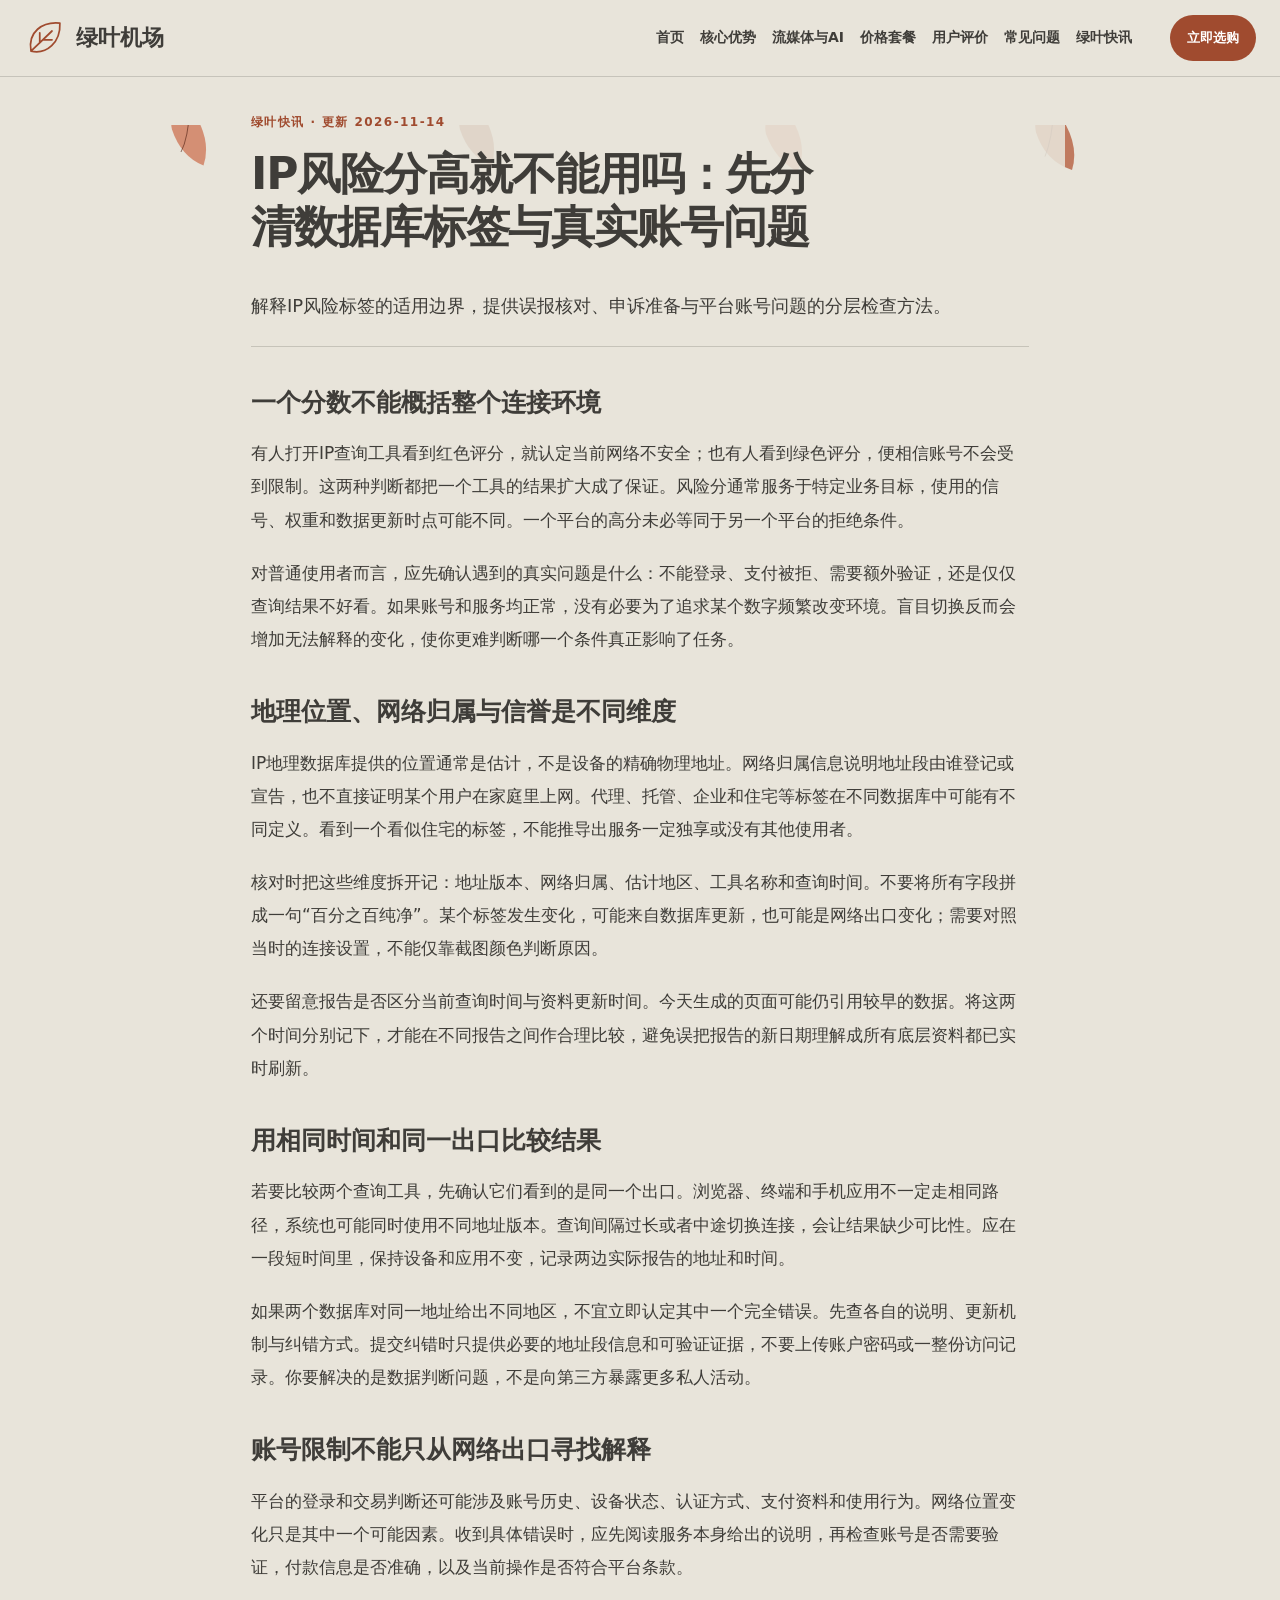
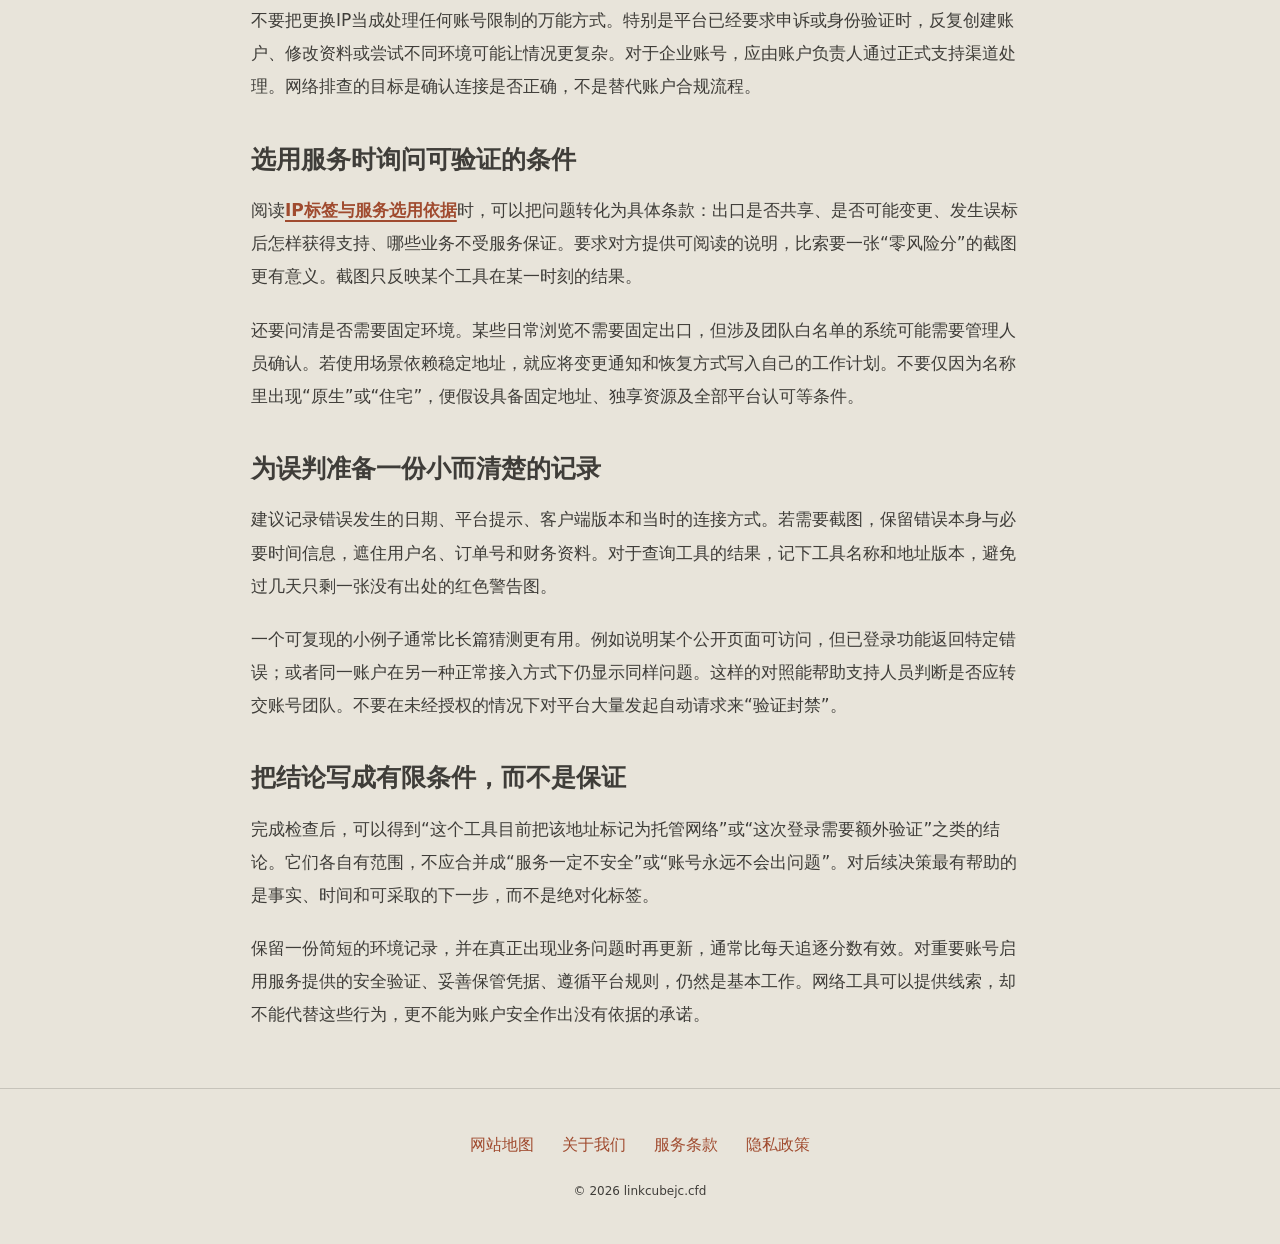
<file: linkcube-clean-ip-detection-scoring.html>
<!DOCTYPE html>
<html lang="zh-CN"><head><meta charset="UTF-8"><meta name="viewport" content="width=device-width,initial-scale=1"><title>IP风险分高就不能用吗：先分清数据库标签与真实账号问题｜绿叶机场</title><meta name="description" content="解释IP风险标签的适用边界，提供误报核对、申诉准备与平台账号问题的分层检查方法。"><meta name="keywords" content="绿叶机场,IP风险分高就不能用吗：先分清数据库标签与真实账号问题,一个分数不能概括整个连接环境,网络使用指南"><link rel="canonical" href="https://linkcubejc.cfd/linkcube-clean-ip-detection-scoring.html"><meta property="og:type" content="article"><meta property="og:title" content="IP风险分高就不能用吗：先分清数据库标签与真实账号问题｜绿叶机场"><meta property="og:description" content="解释IP风险标签的适用边界，提供误报核对、申诉准备与平台账号问题的分层检查方法。"><meta property="og:url" content="https://linkcubejc.cfd/linkcube-clean-ip-detection-scoring.html"><meta property="og:image" content="https://linkcubejc.cfd/share.png"><meta property="og:locale" content="zh_CN"><link rel="icon" href="favicon.svg" type="image/svg+xml"><link rel="stylesheet" href="style.css"><script defer src="menu.js"></script><script type="application/ld+json">{"@context": "https://schema.org", "@type": "Article", "name": "IP风险分高就不能用吗：先分清数据库标签与真实账号问题｜绿叶机场", "url": "https://linkcubejc.cfd/linkcube-clean-ip-detection-scoring.html", "description": "解释IP风险标签的适用边界，提供误报核对、申诉准备与平台账号问题的分层检查方法。", "inLanguage": "zh-CN", "headline": "IP风险分高就不能用吗：先分清数据库标签与真实账号问题｜绿叶机场", "dateModified": "2026-11-14", "image": "https://linkcubejc.cfd/share.png"}</script></head><body class="site-12 hero-D review-0 faq-1 nav-2"><div class="site-art" aria-hidden="true"><svg width="100%" height="100%" viewBox="0 0 1440 800" preserveAspectRatio="xMidYMid slice" xmlns="http://www.w3.org/2000/svg">
    <style>
      @keyframes fallingLeaf1 {
        0% { transform: translate(0, -40px) rotate(0deg); opacity: 0; }
        20% { opacity: 0.6; }
        80% { opacity: 0.6; }
        100% { transform: translate(120px, 600px) rotate(280deg); opacity: 0; }
      }
      @keyframes fallingLeaf2 {
        0% { transform: translate(0, -30px) rotate(0deg); opacity: 0; }
        20% { opacity: 0.55; }
        80% { opacity: 0.55; }
        100% { transform: translate(-140px, 650px) rotate(-320deg); opacity: 0; }
      }
      .leaf-drift-1 { animation: fallingLeaf1 14s linear infinite; }
      .leaf-drift-2 { animation: fallingLeaf2 16s linear infinite; }
    </style>
    <!-- Drifting Fresh Leaves in Background -->
    <g class="leaf-drift-1" style="transform-origin: center; animation-delay: 0s;">
      <path d="M220,-20 Q245,15 235,45 Q210,35 200,5 Q195,-15 220,-20 Z" fill="#c9613e" opacity="0.4" />
      <path d="M220,-20 Q218,15 210,30" stroke="#481b0c" stroke-width="1" fill="none" />
    </g>
    <g class="leaf-drift-2" style="transform-origin: center; animation-delay: 4s;">
      <path d="M1180,-20 Q1210,18 1200,50 Q1170,40 1160,8 Q1155,-12 1180,-20 Z" fill="#ab411e" opacity="0.35" />
      <path d="M1180,-20 Q1178,16 1170,35" stroke="#481b0c" stroke-width="1" fill="none" />
    </g>
    <g class="leaf-drift-1" style="transform-origin: center; animation-delay: 7s;">
      <path d="M540,-20 Q565,15 555,45 Q530,35 520,5 Q515,-15 540,-20 Z" fill="#892f12" opacity="0.3" />
    </g>
    <g class="leaf-drift-2" style="transform-origin: center; animation-delay: 10s;">
      <path d="M880,-20 Q910,20 895,52 Q870,38 860,10 Q855,-10 880,-20 Z" fill="#c9613e" opacity="0.4" />
    </g>
  </svg></div><header class="site-header"><div class="nav-wrap"><a class="brand" href="index.html"><svg class="brand-mark" viewBox="0 0 48 48" aria-hidden="true"><path d="M8 39C4 17 21 5 41 7C42 29 26 43 8 39Z M8 39L32 16 M18 29V18 M22 26H32" fill="none" stroke="currentColor" stroke-width="2" stroke-linecap="round" stroke-linejoin="round"/></svg><span>绿叶机场</span></a><nav id="site-menu" aria-label="主导航"><a href="index.html">首页</a><a href="index.html#features">核心优势</a><a href="index.html#streaming">流媒体与AI</a><a href="index.html#pricing">价格套餐</a><a href="index.html#testimonials">用户评价</a><a href="index.html#faq">常见问题</a><a href="leaf-bulletin.html">绿叶快讯</a></nav><div class="nav-actions"><a class="button compact" href="https://ww012.twilightaff.com/#/?code=A56DH1Af" target="_blank" rel="sponsored nofollow noopener">立即选购</a><button type="button" class="menu-toggle" aria-label="切换主导航菜单" aria-controls="site-menu" aria-expanded="false"><span></span><span></span></button></div></div></header><main class="site-main"><article class="article-page"><header><span class="eyebrow">绿叶快讯 · 更新 2026-11-14</span><h1>IP风险分高就不能用吗：先分清数据库标签与真实账号问题</h1><p class="lead">解释IP风险标签的适用边界，提供误报核对、申诉准备与平台账号问题的分层检查方法。</p></header><div class="article-body"><h2>一个分数不能概括整个连接环境</h2><p>有人打开IP查询工具看到红色评分，就认定当前网络不安全；也有人看到绿色评分，便相信账号不会受到限制。这两种判断都把一个工具的结果扩大成了保证。风险分通常服务于特定业务目标，使用的信号、权重和数据更新时点可能不同。一个平台的高分未必等同于另一个平台的拒绝条件。</p><p>对普通使用者而言，应先确认遇到的真实问题是什么：不能登录、支付被拒、需要额外验证，还是仅仅查询结果不好看。如果账号和服务均正常，没有必要为了追求某个数字频繁改变环境。盲目切换反而会增加无法解释的变化，使你更难判断哪一个条件真正影响了任务。</p><h2>地理位置、网络归属与信誉是不同维度</h2><p>IP地理数据库提供的位置通常是估计，不是设备的精确物理地址。网络归属信息说明地址段由谁登记或宣告，也不直接证明某个用户在家庭里上网。代理、托管、企业和住宅等标签在不同数据库中可能有不同定义。看到一个看似住宅的标签，不能推导出服务一定独享或没有其他使用者。</p><p>核对时把这些维度拆开记：地址版本、网络归属、估计地区、工具名称和查询时间。不要将所有字段拼成一句“百分之百纯净”。某个标签发生变化，可能来自数据库更新，也可能是网络出口变化；需要对照当时的连接设置，不能仅靠截图颜色判断原因。</p><p>还要留意报告是否区分当前查询时间与资料更新时间。今天生成的页面可能仍引用较早的数据。将这两个时间分别记下，才能在不同报告之间作合理比较，避免误把报告的新日期理解成所有底层资料都已实时刷新。</p><h2>用相同时间和同一出口比较结果</h2><p>若要比较两个查询工具，先确认它们看到的是同一个出口。浏览器、终端和手机应用不一定走相同路径，系统也可能同时使用不同地址版本。查询间隔过长或者中途切换连接，会让结果缺少可比性。应在一段短时间里，保持设备和应用不变，记录两边实际报告的地址和时间。</p><p>如果两个数据库对同一地址给出不同地区，不宜立即认定其中一个完全错误。先查各自的说明、更新机制与纠错方式。提交纠错时只提供必要的地址段信息和可验证证据，不要上传账户密码或一整份访问记录。你要解决的是数据判断问题，不是向第三方暴露更多私人活动。</p><h2>账号限制不能只从网络出口寻找解释</h2><p>平台的登录和交易判断还可能涉及账号历史、设备状态、认证方式、支付资料和使用行为。网络位置变化只是其中一个可能因素。收到具体错误时，应先阅读服务本身给出的说明，再检查账号是否需要验证，付款信息是否准确，以及当前操作是否符合平台条款。</p><p>不要把更换IP当成处理任何账号限制的万能方式。特别是平台已经要求申诉或身份验证时，反复创建账户、修改资料或尝试不同环境可能让情况更复杂。对于企业账号，应由账户负责人通过正式支持渠道处理。网络排查的目标是确认连接是否正确，不是替代账户合规流程。</p><h2>选用服务时询问可验证的条件</h2><p>阅读<a href="https://dajichang.mom/" target="_blank" rel="noopener">IP标签与服务选用依据</a>时，可以把问题转化为具体条款：出口是否共享、是否可能变更、发生误标后怎样获得支持、哪些业务不受服务保证。要求对方提供可阅读的说明，比索要一张“零风险分”的截图更有意义。截图只反映某个工具在某一时刻的结果。</p><p>还要问清是否需要固定环境。某些日常浏览不需要固定出口，但涉及团队白名单的系统可能需要管理人员确认。若使用场景依赖稳定地址，就应将变更通知和恢复方式写入自己的工作计划。不要仅因为名称里出现“原生”或“住宅”，便假设具备固定地址、独享资源及全部平台认可等条件。</p><h2>为误判准备一份小而清楚的记录</h2><p>建议记录错误发生的日期、平台提示、客户端版本和当时的连接方式。若需要截图，保留错误本身与必要时间信息，遮住用户名、订单号和财务资料。对于查询工具的结果，记下工具名称和地址版本，避免过几天只剩一张没有出处的红色警告图。</p><p>一个可复现的小例子通常比长篇猜测更有用。例如说明某个公开页面可访问，但已登录功能返回特定错误；或者同一账户在另一种正常接入方式下仍显示同样问题。这样的对照能帮助支持人员判断是否应转交账号团队。不要在未经授权的情况下对平台大量发起自动请求来“验证封禁”。</p><h2>把结论写成有限条件，而不是保证</h2><p>完成检查后，可以得到“这个工具目前把该地址标记为托管网络”或“这次登录需要额外验证”之类的结论。它们各自有范围，不应合并成“服务一定不安全”或“账号永远不会出问题”。对后续决策最有帮助的是事实、时间和可采取的下一步，而不是绝对化标签。</p><p>保留一份简短的环境记录，并在真正出现业务问题时再更新，通常比每天追逐分数有效。对重要账号启用服务提供的安全验证、妥善保管凭据、遵循平台规则，仍然是基本工作。网络工具可以提供线索，却不能代替这些行为，更不能为账户安全作出没有依据的承诺。</p></div></article></main><footer class="site-footer"><nav aria-label="页脚导航"><a href="sitemap.html">网站地图</a><a href="about.html">关于我们</a><a href="terms.html">服务条款</a><a href="privacy.html">隐私政策</a></nav><p>© 2026 linkcubejc.cfd</p></footer></body></html>
</file>
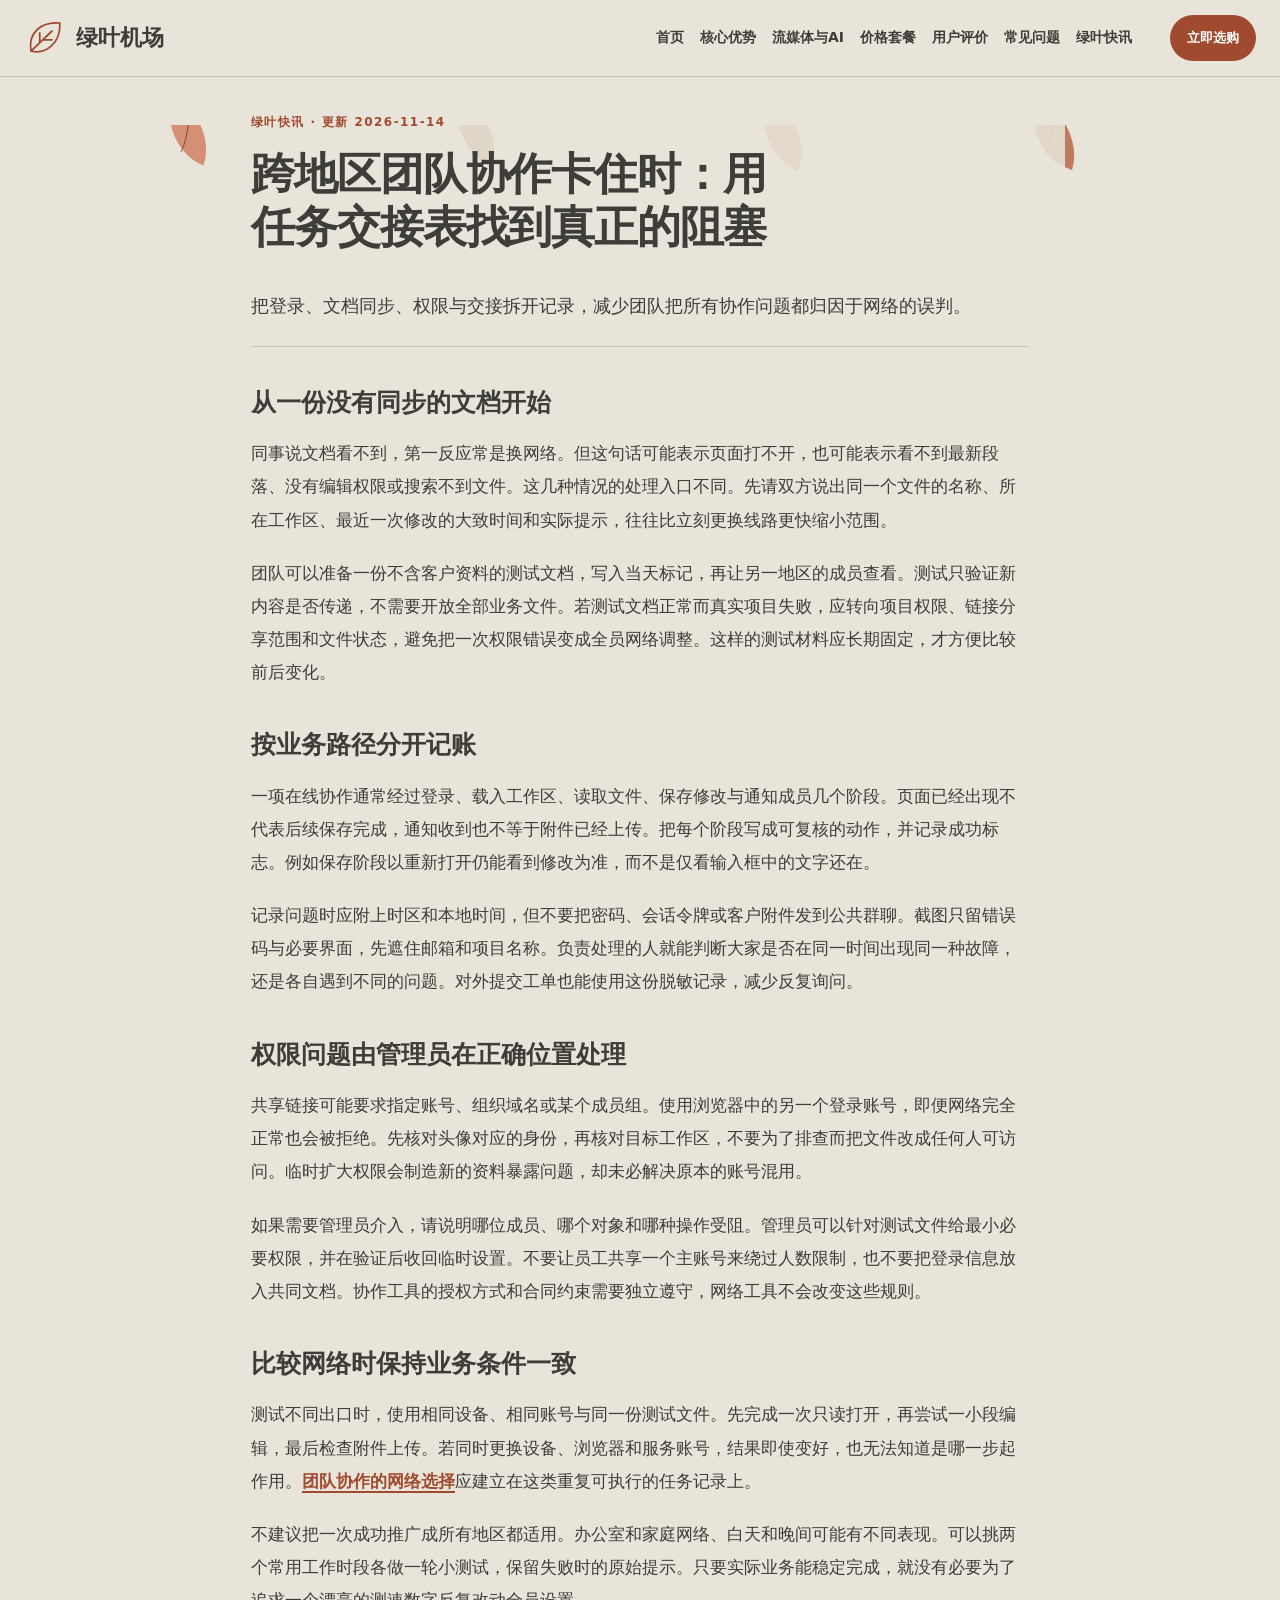
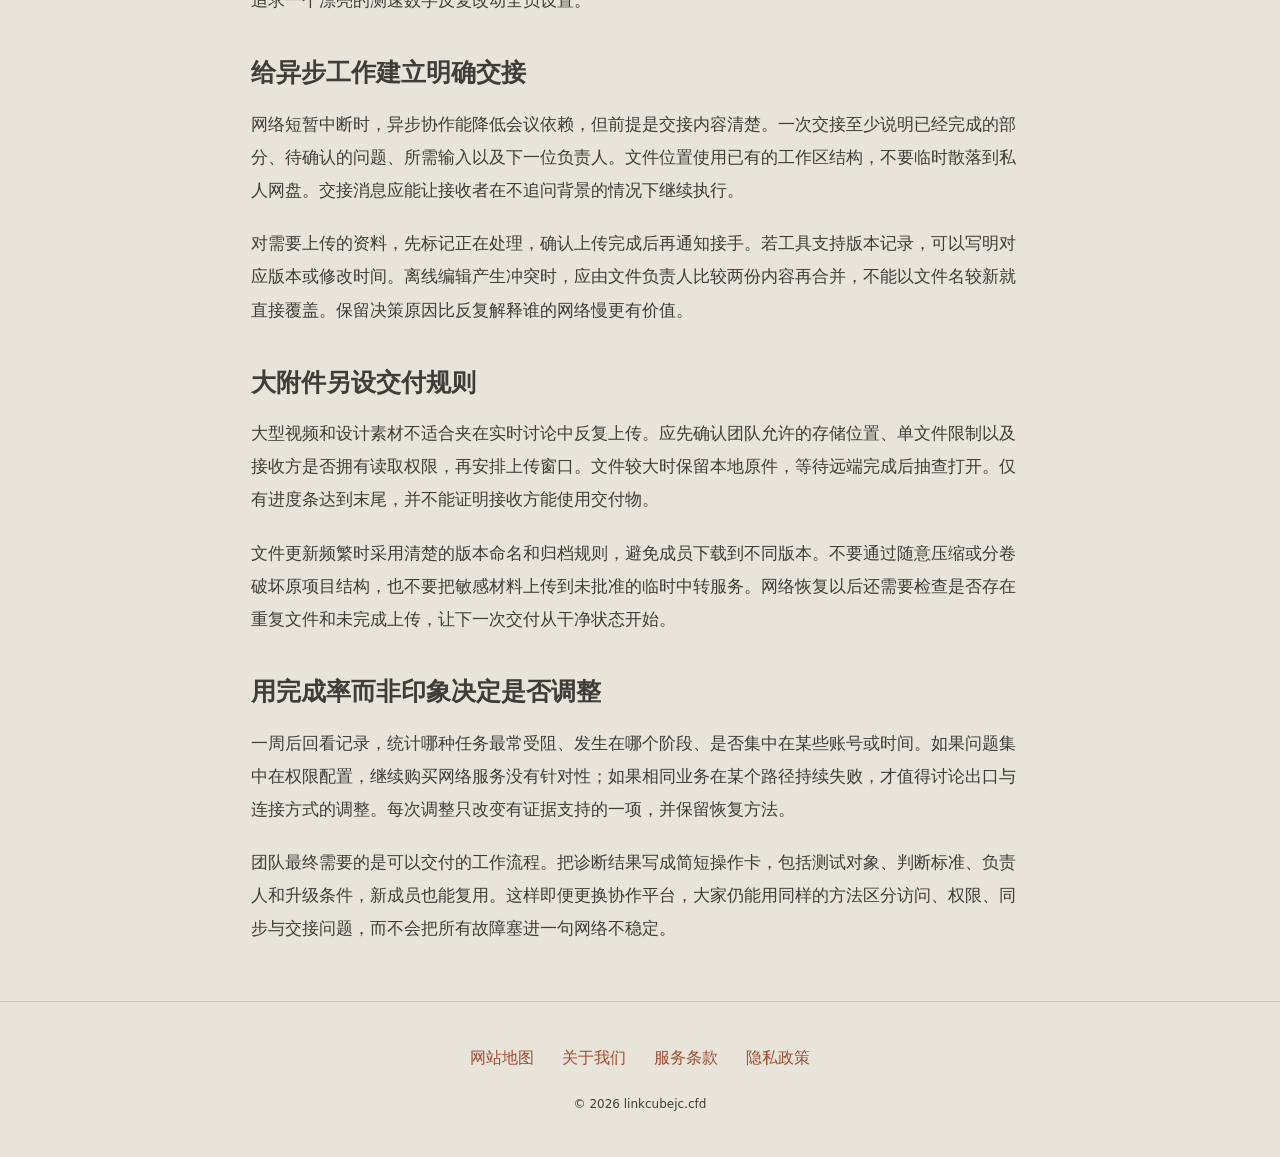
<file: linkcube-cross-border-team-remote-saas.html>
<!DOCTYPE html>
<html lang="zh-CN"><head><meta charset="UTF-8"><meta name="viewport" content="width=device-width,initial-scale=1"><title>跨地区团队协作卡住时：用任务交接表找到真正的阻塞｜绿叶机场</title><meta name="description" content="把登录、文档同步、权限与交接拆开记录，减少团队把所有协作问题都归因于网络的误判。"><meta name="keywords" content="绿叶机场,跨地区团队协作卡住时：用任务交接表找到真正的阻塞,从一份没有同步的文档开始,网络使用指南"><link rel="canonical" href="https://linkcubejc.cfd/linkcube-cross-border-team-remote-saas.html"><meta property="og:type" content="article"><meta property="og:title" content="跨地区团队协作卡住时：用任务交接表找到真正的阻塞｜绿叶机场"><meta property="og:description" content="把登录、文档同步、权限与交接拆开记录，减少团队把所有协作问题都归因于网络的误判。"><meta property="og:url" content="https://linkcubejc.cfd/linkcube-cross-border-team-remote-saas.html"><meta property="og:image" content="https://linkcubejc.cfd/share.png"><meta property="og:locale" content="zh_CN"><link rel="icon" href="favicon.svg" type="image/svg+xml"><link rel="stylesheet" href="style.css"><script defer src="menu.js"></script><script type="application/ld+json">{"@context": "https://schema.org", "@type": "Article", "name": "跨地区团队协作卡住时：用任务交接表找到真正的阻塞｜绿叶机场", "url": "https://linkcubejc.cfd/linkcube-cross-border-team-remote-saas.html", "description": "把登录、文档同步、权限与交接拆开记录，减少团队把所有协作问题都归因于网络的误判。", "inLanguage": "zh-CN", "headline": "跨地区团队协作卡住时：用任务交接表找到真正的阻塞｜绿叶机场", "dateModified": "2026-11-14", "image": "https://linkcubejc.cfd/share.png"}</script></head><body class="site-12 hero-D review-0 faq-1 nav-2"><div class="site-art" aria-hidden="true"><svg width="100%" height="100%" viewBox="0 0 1440 800" preserveAspectRatio="xMidYMid slice" xmlns="http://www.w3.org/2000/svg">
    <style>
      @keyframes fallingLeaf1 {
        0% { transform: translate(0, -40px) rotate(0deg); opacity: 0; }
        20% { opacity: 0.6; }
        80% { opacity: 0.6; }
        100% { transform: translate(120px, 600px) rotate(280deg); opacity: 0; }
      }
      @keyframes fallingLeaf2 {
        0% { transform: translate(0, -30px) rotate(0deg); opacity: 0; }
        20% { opacity: 0.55; }
        80% { opacity: 0.55; }
        100% { transform: translate(-140px, 650px) rotate(-320deg); opacity: 0; }
      }
      .leaf-drift-1 { animation: fallingLeaf1 14s linear infinite; }
      .leaf-drift-2 { animation: fallingLeaf2 16s linear infinite; }
    </style>
    <!-- Drifting Fresh Leaves in Background -->
    <g class="leaf-drift-1" style="transform-origin: center; animation-delay: 0s;">
      <path d="M220,-20 Q245,15 235,45 Q210,35 200,5 Q195,-15 220,-20 Z" fill="#c9613e" opacity="0.4" />
      <path d="M220,-20 Q218,15 210,30" stroke="#481b0c" stroke-width="1" fill="none" />
    </g>
    <g class="leaf-drift-2" style="transform-origin: center; animation-delay: 4s;">
      <path d="M1180,-20 Q1210,18 1200,50 Q1170,40 1160,8 Q1155,-12 1180,-20 Z" fill="#ab411e" opacity="0.35" />
      <path d="M1180,-20 Q1178,16 1170,35" stroke="#481b0c" stroke-width="1" fill="none" />
    </g>
    <g class="leaf-drift-1" style="transform-origin: center; animation-delay: 7s;">
      <path d="M540,-20 Q565,15 555,45 Q530,35 520,5 Q515,-15 540,-20 Z" fill="#892f12" opacity="0.3" />
    </g>
    <g class="leaf-drift-2" style="transform-origin: center; animation-delay: 10s;">
      <path d="M880,-20 Q910,20 895,52 Q870,38 860,10 Q855,-10 880,-20 Z" fill="#c9613e" opacity="0.4" />
    </g>
  </svg></div><header class="site-header"><div class="nav-wrap"><a class="brand" href="index.html"><svg class="brand-mark" viewBox="0 0 48 48" aria-hidden="true"><path d="M8 39C4 17 21 5 41 7C42 29 26 43 8 39Z M8 39L32 16 M18 29V18 M22 26H32" fill="none" stroke="currentColor" stroke-width="2" stroke-linecap="round" stroke-linejoin="round"/></svg><span>绿叶机场</span></a><nav id="site-menu" aria-label="主导航"><a href="index.html">首页</a><a href="index.html#features">核心优势</a><a href="index.html#streaming">流媒体与AI</a><a href="index.html#pricing">价格套餐</a><a href="index.html#testimonials">用户评价</a><a href="index.html#faq">常见问题</a><a href="leaf-bulletin.html">绿叶快讯</a></nav><div class="nav-actions"><a class="button compact" href="https://ww012.twilightaff.com/#/?code=A56DH1Af" target="_blank" rel="sponsored nofollow noopener">立即选购</a><button type="button" class="menu-toggle" aria-label="切换主导航菜单" aria-controls="site-menu" aria-expanded="false"><span></span><span></span></button></div></div></header><main class="site-main"><article class="article-page"><header><span class="eyebrow">绿叶快讯 · 更新 2026-11-14</span><h1>跨地区团队协作卡住时：用任务交接表找到真正的阻塞</h1><p class="lead">把登录、文档同步、权限与交接拆开记录，减少团队把所有协作问题都归因于网络的误判。</p></header><div class="article-body"><h2>从一份没有同步的文档开始</h2><p>同事说文档看不到，第一反应常是换网络。但这句话可能表示页面打不开，也可能表示看不到最新段落、没有编辑权限或搜索不到文件。这几种情况的处理入口不同。先请双方说出同一个文件的名称、所在工作区、最近一次修改的大致时间和实际提示，往往比立刻更换线路更快缩小范围。</p><p>团队可以准备一份不含客户资料的测试文档，写入当天标记，再让另一地区的成员查看。测试只验证新内容是否传递，不需要开放全部业务文件。若测试文档正常而真实项目失败，应转向项目权限、链接分享范围和文件状态，避免把一次权限错误变成全员网络调整。这样的测试材料应长期固定，才方便比较前后变化。</p><h2>按业务路径分开记账</h2><p>一项在线协作通常经过登录、载入工作区、读取文件、保存修改与通知成员几个阶段。页面已经出现不代表后续保存完成，通知收到也不等于附件已经上传。把每个阶段写成可复核的动作，并记录成功标志。例如保存阶段以重新打开仍能看到修改为准，而不是仅看输入框中的文字还在。</p><p>记录问题时应附上时区和本地时间，但不要把密码、会话令牌或客户附件发到公共群聊。截图只留错误码与必要界面，先遮住邮箱和项目名称。负责处理的人就能判断大家是否在同一时间出现同一种故障，还是各自遇到不同的问题。对外提交工单也能使用这份脱敏记录，减少反复询问。</p><h2>权限问题由管理员在正确位置处理</h2><p>共享链接可能要求指定账号、组织域名或某个成员组。使用浏览器中的另一个登录账号，即便网络完全正常也会被拒绝。先核对头像对应的身份，再核对目标工作区，不要为了排查而把文件改成任何人可访问。临时扩大权限会制造新的资料暴露问题，却未必解决原本的账号混用。</p><p>如果需要管理员介入，请说明哪位成员、哪个对象和哪种操作受阻。管理员可以针对测试文件给最小必要权限，并在验证后收回临时设置。不要让员工共享一个主账号来绕过人数限制，也不要把登录信息放入共同文档。协作工具的授权方式和合同约束需要独立遵守，网络工具不会改变这些规则。</p><h2>比较网络时保持业务条件一致</h2><p>测试不同出口时，使用相同设备、相同账号与同一份测试文件。先完成一次只读打开，再尝试一小段编辑，最后检查附件上传。若同时更换设备、浏览器和服务账号，结果即使变好，也无法知道是哪一步起作用。<a href="https://dajichang.mom/" target="_blank" rel="noopener">团队协作的网络选择</a>应建立在这类重复可执行的任务记录上。</p><p>不建议把一次成功推广成所有地区都适用。办公室和家庭网络、白天和晚间可能有不同表现。可以挑两个常用工作时段各做一轮小测试，保留失败时的原始提示。只要实际业务能稳定完成，就没有必要为了追求一个漂亮的测速数字反复改动全员设置。</p><h2>给异步工作建立明确交接</h2><p>网络短暂中断时，异步协作能降低会议依赖，但前提是交接内容清楚。一次交接至少说明已经完成的部分、待确认的问题、所需输入以及下一位负责人。文件位置使用已有的工作区结构，不要临时散落到私人网盘。交接消息应能让接收者在不追问背景的情况下继续执行。</p><p>对需要上传的资料，先标记正在处理，确认上传完成后再通知接手。若工具支持版本记录，可以写明对应版本或修改时间。离线编辑产生冲突时，应由文件负责人比较两份内容再合并，不能以文件名较新就直接覆盖。保留决策原因比反复解释谁的网络慢更有价值。</p><h2>大附件另设交付规则</h2><p>大型视频和设计素材不适合夹在实时讨论中反复上传。应先确认团队允许的存储位置、单文件限制以及接收方是否拥有读取权限，再安排上传窗口。文件较大时保留本地原件，等待远端完成后抽查打开。仅有进度条达到末尾，并不能证明接收方能使用交付物。</p><p>文件更新频繁时采用清楚的版本命名和归档规则，避免成员下载到不同版本。不要通过随意压缩或分卷破坏原项目结构，也不要把敏感材料上传到未批准的临时中转服务。网络恢复以后还需要检查是否存在重复文件和未完成上传，让下一次交付从干净状态开始。</p><h2>用完成率而非印象决定是否调整</h2><p>一周后回看记录，统计哪种任务最常受阻、发生在哪个阶段、是否集中在某些账号或时间。如果问题集中在权限配置，继续购买网络服务没有针对性；如果相同业务在某个路径持续失败，才值得讨论出口与连接方式的调整。每次调整只改变有证据支持的一项，并保留恢复方法。</p><p>团队最终需要的是可以交付的工作流程。把诊断结果写成简短操作卡，包括测试对象、判断标准、负责人和升级条件，新成员也能复用。这样即便更换协作平台，大家仍能用同样的方法区分访问、权限、同步与交接问题，而不会把所有故障塞进一句网络不稳定。</p></div></article></main><footer class="site-footer"><nav aria-label="页脚导航"><a href="sitemap.html">网站地图</a><a href="about.html">关于我们</a><a href="terms.html">服务条款</a><a href="privacy.html">隐私政策</a></nav><p>© 2026 linkcubejc.cfd</p></footer></body></html>
</file>
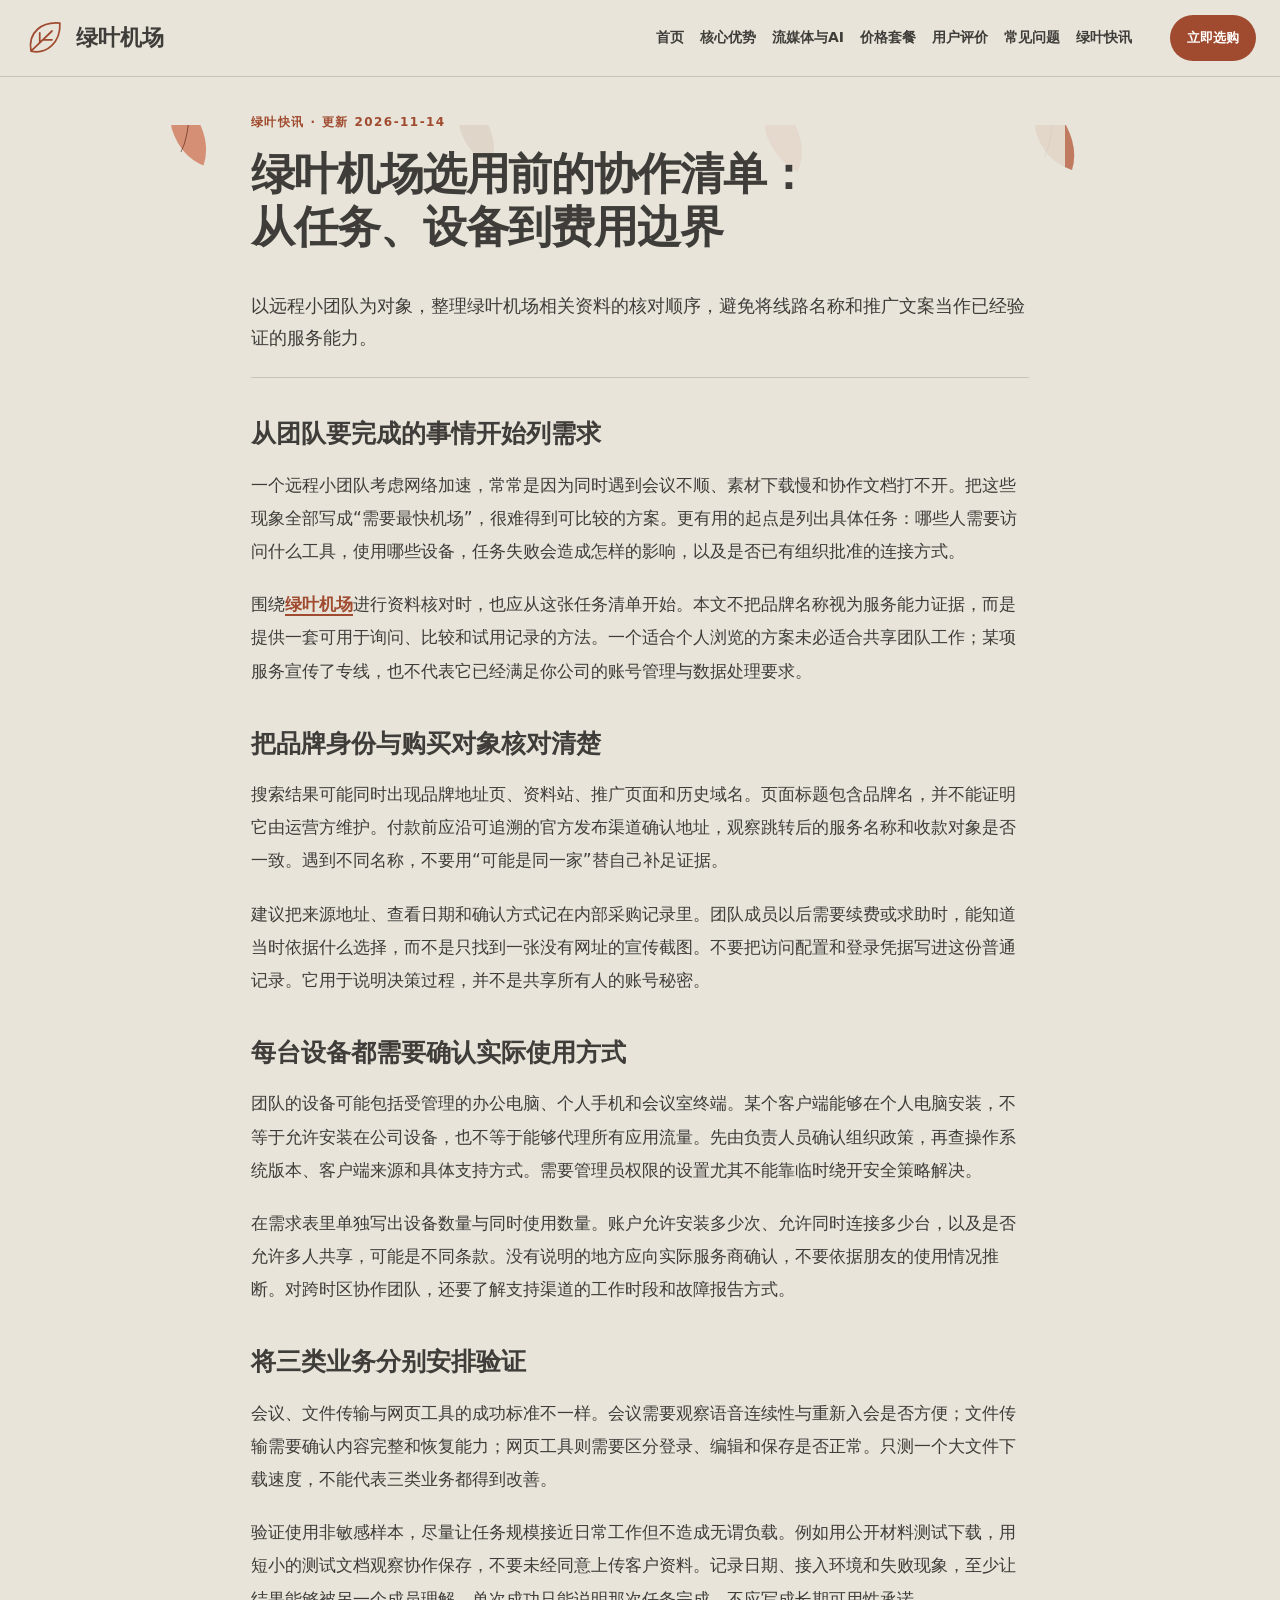
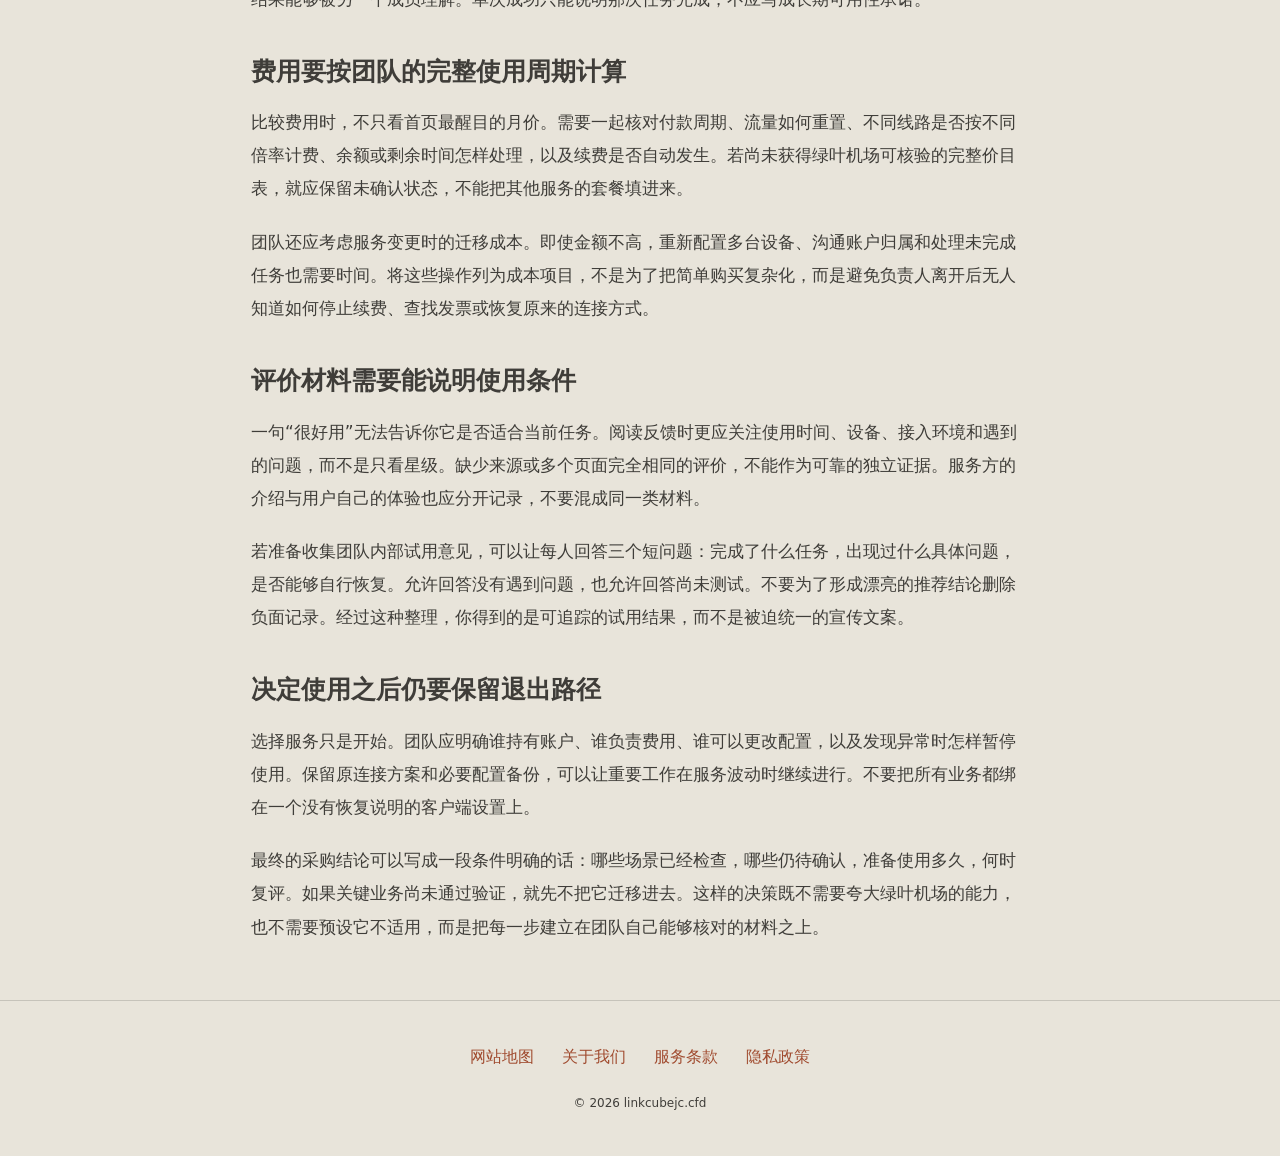
<file: linkcube-green-transit-backbone-audit.html>
<!DOCTYPE html>
<html lang="zh-CN"><head><meta charset="UTF-8"><meta name="viewport" content="width=device-width,initial-scale=1"><title>绿叶机场选用前的协作清单：从任务、设备到费用边界｜绿叶机场</title><meta name="description" content="以远程小团队为对象，整理绿叶机场相关资料的核对顺序，避免将线路名称和推广文案当作已经验证的服务能力。"><meta name="keywords" content="绿叶机场,绿叶机场选用前的协作清单：从任务、设备到费用边界,从团队要完成的事情开始列需求,网络使用指南"><link rel="canonical" href="https://linkcubejc.cfd/linkcube-green-transit-backbone-audit.html"><meta property="og:type" content="article"><meta property="og:title" content="绿叶机场选用前的协作清单：从任务、设备到费用边界｜绿叶机场"><meta property="og:description" content="以远程小团队为对象，整理绿叶机场相关资料的核对顺序，避免将线路名称和推广文案当作已经验证的服务能力。"><meta property="og:url" content="https://linkcubejc.cfd/linkcube-green-transit-backbone-audit.html"><meta property="og:image" content="https://linkcubejc.cfd/share.png"><meta property="og:locale" content="zh_CN"><link rel="icon" href="favicon.svg" type="image/svg+xml"><link rel="stylesheet" href="style.css"><script defer src="menu.js"></script><script type="application/ld+json">{"@context": "https://schema.org", "@type": "Article", "name": "绿叶机场选用前的协作清单：从任务、设备到费用边界｜绿叶机场", "url": "https://linkcubejc.cfd/linkcube-green-transit-backbone-audit.html", "description": "以远程小团队为对象，整理绿叶机场相关资料的核对顺序，避免将线路名称和推广文案当作已经验证的服务能力。", "inLanguage": "zh-CN", "headline": "绿叶机场选用前的协作清单：从任务、设备到费用边界｜绿叶机场", "dateModified": "2026-11-14", "image": "https://linkcubejc.cfd/share.png"}</script></head><body class="site-12 hero-D review-0 faq-1 nav-2"><div class="site-art" aria-hidden="true"><svg width="100%" height="100%" viewBox="0 0 1440 800" preserveAspectRatio="xMidYMid slice" xmlns="http://www.w3.org/2000/svg">
    <style>
      @keyframes fallingLeaf1 {
        0% { transform: translate(0, -40px) rotate(0deg); opacity: 0; }
        20% { opacity: 0.6; }
        80% { opacity: 0.6; }
        100% { transform: translate(120px, 600px) rotate(280deg); opacity: 0; }
      }
      @keyframes fallingLeaf2 {
        0% { transform: translate(0, -30px) rotate(0deg); opacity: 0; }
        20% { opacity: 0.55; }
        80% { opacity: 0.55; }
        100% { transform: translate(-140px, 650px) rotate(-320deg); opacity: 0; }
      }
      .leaf-drift-1 { animation: fallingLeaf1 14s linear infinite; }
      .leaf-drift-2 { animation: fallingLeaf2 16s linear infinite; }
    </style>
    <!-- Drifting Fresh Leaves in Background -->
    <g class="leaf-drift-1" style="transform-origin: center; animation-delay: 0s;">
      <path d="M220,-20 Q245,15 235,45 Q210,35 200,5 Q195,-15 220,-20 Z" fill="#c9613e" opacity="0.4" />
      <path d="M220,-20 Q218,15 210,30" stroke="#481b0c" stroke-width="1" fill="none" />
    </g>
    <g class="leaf-drift-2" style="transform-origin: center; animation-delay: 4s;">
      <path d="M1180,-20 Q1210,18 1200,50 Q1170,40 1160,8 Q1155,-12 1180,-20 Z" fill="#ab411e" opacity="0.35" />
      <path d="M1180,-20 Q1178,16 1170,35" stroke="#481b0c" stroke-width="1" fill="none" />
    </g>
    <g class="leaf-drift-1" style="transform-origin: center; animation-delay: 7s;">
      <path d="M540,-20 Q565,15 555,45 Q530,35 520,5 Q515,-15 540,-20 Z" fill="#892f12" opacity="0.3" />
    </g>
    <g class="leaf-drift-2" style="transform-origin: center; animation-delay: 10s;">
      <path d="M880,-20 Q910,20 895,52 Q870,38 860,10 Q855,-10 880,-20 Z" fill="#c9613e" opacity="0.4" />
    </g>
  </svg></div><header class="site-header"><div class="nav-wrap"><a class="brand" href="index.html"><svg class="brand-mark" viewBox="0 0 48 48" aria-hidden="true"><path d="M8 39C4 17 21 5 41 7C42 29 26 43 8 39Z M8 39L32 16 M18 29V18 M22 26H32" fill="none" stroke="currentColor" stroke-width="2" stroke-linecap="round" stroke-linejoin="round"/></svg><span>绿叶机场</span></a><nav id="site-menu" aria-label="主导航"><a href="index.html">首页</a><a href="index.html#features">核心优势</a><a href="index.html#streaming">流媒体与AI</a><a href="index.html#pricing">价格套餐</a><a href="index.html#testimonials">用户评价</a><a href="index.html#faq">常见问题</a><a href="leaf-bulletin.html">绿叶快讯</a></nav><div class="nav-actions"><a class="button compact" href="https://ww012.twilightaff.com/#/?code=A56DH1Af" target="_blank" rel="sponsored nofollow noopener">立即选购</a><button type="button" class="menu-toggle" aria-label="切换主导航菜单" aria-controls="site-menu" aria-expanded="false"><span></span><span></span></button></div></div></header><main class="site-main"><article class="article-page"><header><span class="eyebrow">绿叶快讯 · 更新 2026-11-14</span><h1>绿叶机场选用前的协作清单：从任务、设备到费用边界</h1><p class="lead">以远程小团队为对象，整理绿叶机场相关资料的核对顺序，避免将线路名称和推广文案当作已经验证的服务能力。</p></header><div class="article-body"><h2>从团队要完成的事情开始列需求</h2><p>一个远程小团队考虑网络加速，常常是因为同时遇到会议不顺、素材下载慢和协作文档打不开。把这些现象全部写成“需要最快机场”，很难得到可比较的方案。更有用的起点是列出具体任务：哪些人需要访问什么工具，使用哪些设备，任务失败会造成怎样的影响，以及是否已有组织批准的连接方式。</p><p>围绕<a href="index.html">绿叶机场</a>进行资料核对时，也应从这张任务清单开始。本文不把品牌名称视为服务能力证据，而是提供一套可用于询问、比较和试用记录的方法。一个适合个人浏览的方案未必适合共享团队工作；某项服务宣传了专线，也不代表它已经满足你公司的账号管理与数据处理要求。</p><h2>把品牌身份与购买对象核对清楚</h2><p>搜索结果可能同时出现品牌地址页、资料站、推广页面和历史域名。页面标题包含品牌名，并不能证明它由运营方维护。付款前应沿可追溯的官方发布渠道确认地址，观察跳转后的服务名称和收款对象是否一致。遇到不同名称，不要用“可能是同一家”替自己补足证据。</p><p>建议把来源地址、查看日期和确认方式记在内部采购记录里。团队成员以后需要续费或求助时，能知道当时依据什么选择，而不是只找到一张没有网址的宣传截图。不要把访问配置和登录凭据写进这份普通记录。它用于说明决策过程，并不是共享所有人的账号秘密。</p><h2>每台设备都需要确认实际使用方式</h2><p>团队的设备可能包括受管理的办公电脑、个人手机和会议室终端。某个客户端能够在个人电脑安装，不等于允许安装在公司设备，也不等于能够代理所有应用流量。先由负责人员确认组织政策，再查操作系统版本、客户端来源和具体支持方式。需要管理员权限的设置尤其不能靠临时绕开安全策略解决。</p><p>在需求表里单独写出设备数量与同时使用数量。账户允许安装多少次、允许同时连接多少台，以及是否允许多人共享，可能是不同条款。没有说明的地方应向实际服务商确认，不要依据朋友的使用情况推断。对跨时区协作团队，还要了解支持渠道的工作时段和故障报告方式。</p><h2>将三类业务分别安排验证</h2><p>会议、文件传输与网页工具的成功标准不一样。会议需要观察语音连续性与重新入会是否方便；文件传输需要确认内容完整和恢复能力；网页工具则需要区分登录、编辑和保存是否正常。只测一个大文件下载速度，不能代表三类业务都得到改善。</p><p>验证使用非敏感样本，尽量让任务规模接近日常工作但不造成无谓负载。例如用公开材料测试下载，用短小的测试文档观察协作保存，不要未经同意上传客户资料。记录日期、接入环境和失败现象，至少让结果能够被另一个成员理解。单次成功只能说明那次任务完成，不应写成长期可用性承诺。</p><h2>费用要按团队的完整使用周期计算</h2><p>比较费用时，不只看首页最醒目的月价。需要一起核对付款周期、流量如何重置、不同线路是否按不同倍率计费、余额或剩余时间怎样处理，以及续费是否自动发生。若尚未获得绿叶机场可核验的完整价目表，就应保留未确认状态，不能把其他服务的套餐填进来。</p><p>团队还应考虑服务变更时的迁移成本。即使金额不高，重新配置多台设备、沟通账户归属和处理未完成任务也需要时间。将这些操作列为成本项目，不是为了把简单购买复杂化，而是避免负责人离开后无人知道如何停止续费、查找发票或恢复原来的连接方式。</p><h2>评价材料需要能说明使用条件</h2><p>一句“很好用”无法告诉你它是否适合当前任务。阅读反馈时更应关注使用时间、设备、接入环境和遇到的问题，而不是只看星级。缺少来源或多个页面完全相同的评价，不能作为可靠的独立证据。服务方的介绍与用户自己的体验也应分开记录，不要混成同一类材料。</p><p>若准备收集团队内部试用意见，可以让每人回答三个短问题：完成了什么任务，出现过什么具体问题，是否能够自行恢复。允许回答没有遇到问题，也允许回答尚未测试。不要为了形成漂亮的推荐结论删除负面记录。经过这种整理，你得到的是可追踪的试用结果，而不是被迫统一的宣传文案。</p><h2>决定使用之后仍要保留退出路径</h2><p>选择服务只是开始。团队应明确谁持有账户、谁负责费用、谁可以更改配置，以及发现异常时怎样暂停使用。保留原连接方案和必要配置备份，可以让重要工作在服务波动时继续进行。不要把所有业务都绑在一个没有恢复说明的客户端设置上。</p><p>最终的采购结论可以写成一段条件明确的话：哪些场景已经检查，哪些仍待确认，准备使用多久，何时复评。如果关键业务尚未通过验证，就先不把它迁移进去。这样的决策既不需要夸大绿叶机场的能力，也不需要预设它不适用，而是把每一步建立在团队自己能够核对的材料之上。</p></div></article></main><footer class="site-footer"><nav aria-label="页脚导航"><a href="sitemap.html">网站地图</a><a href="about.html">关于我们</a><a href="terms.html">服务条款</a><a href="privacy.html">隐私政策</a></nav><p>© 2026 linkcubejc.cfd</p></footer></body></html>
</file>
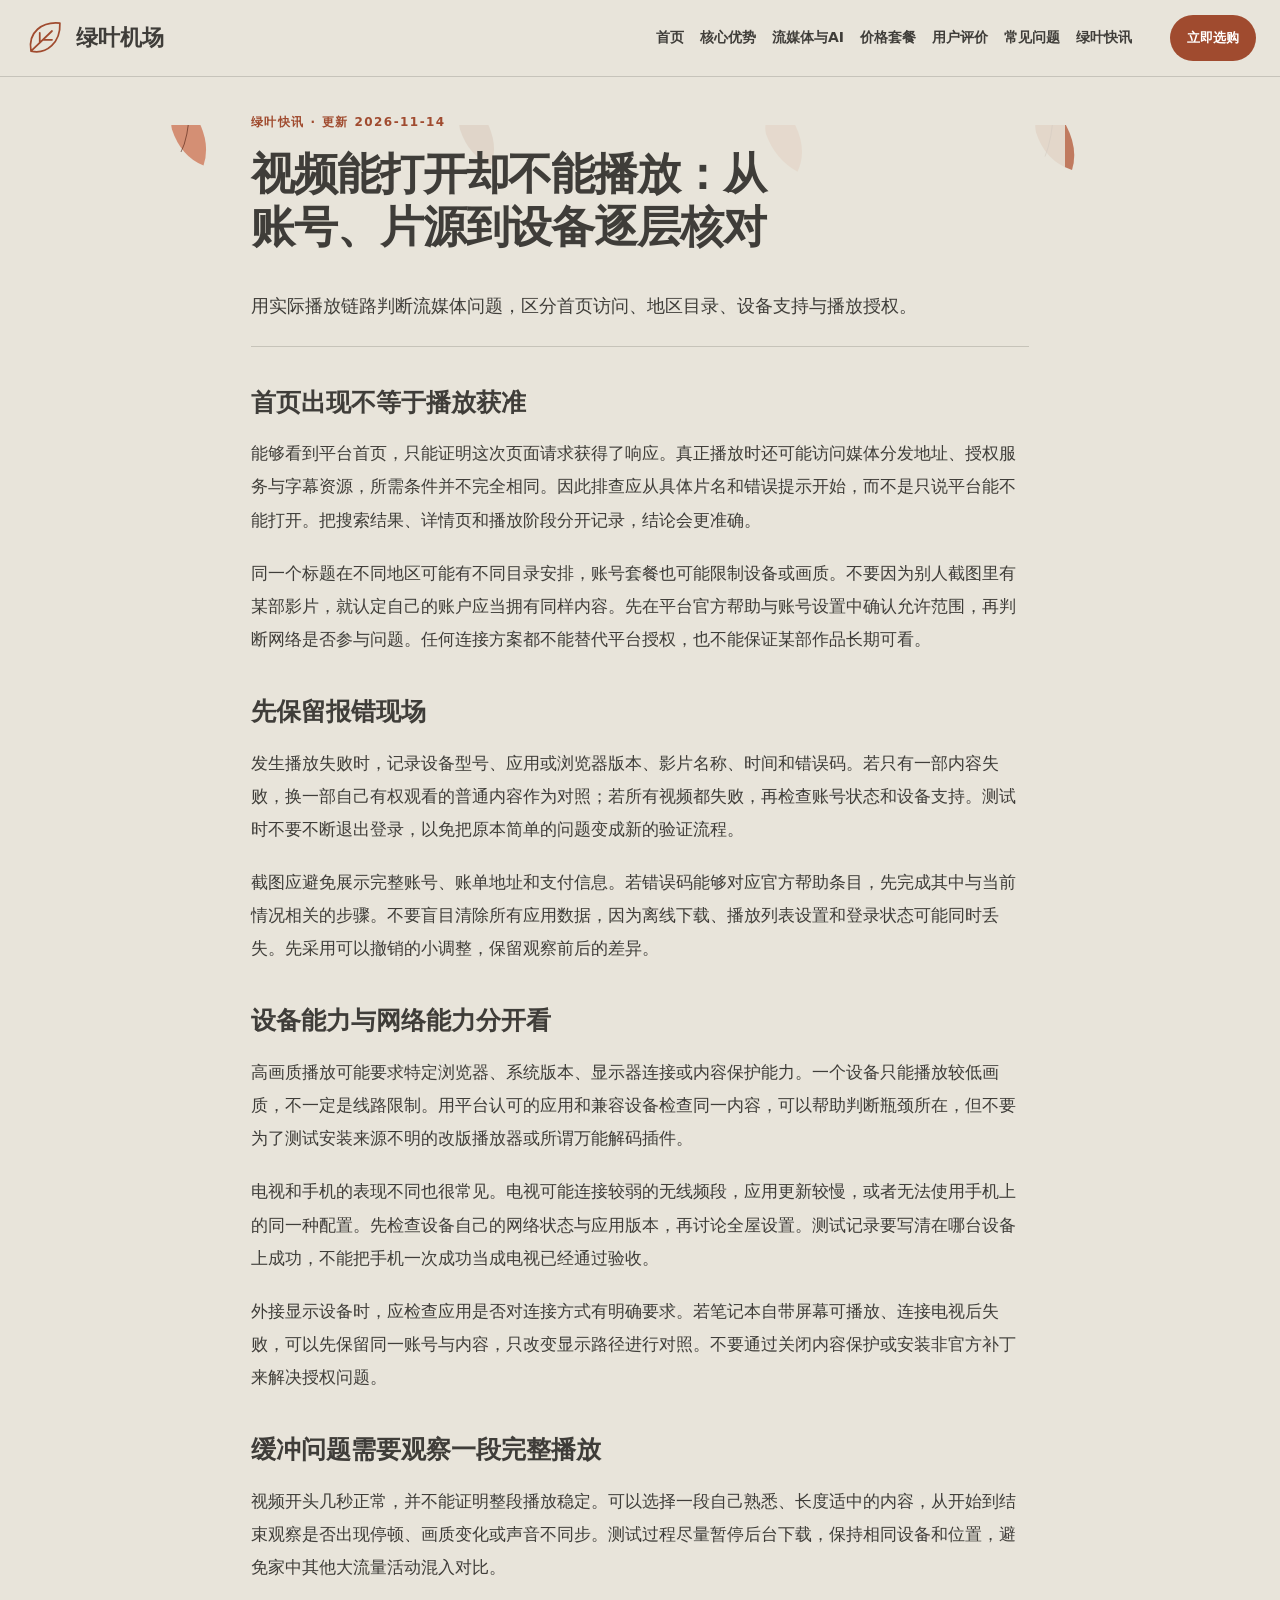
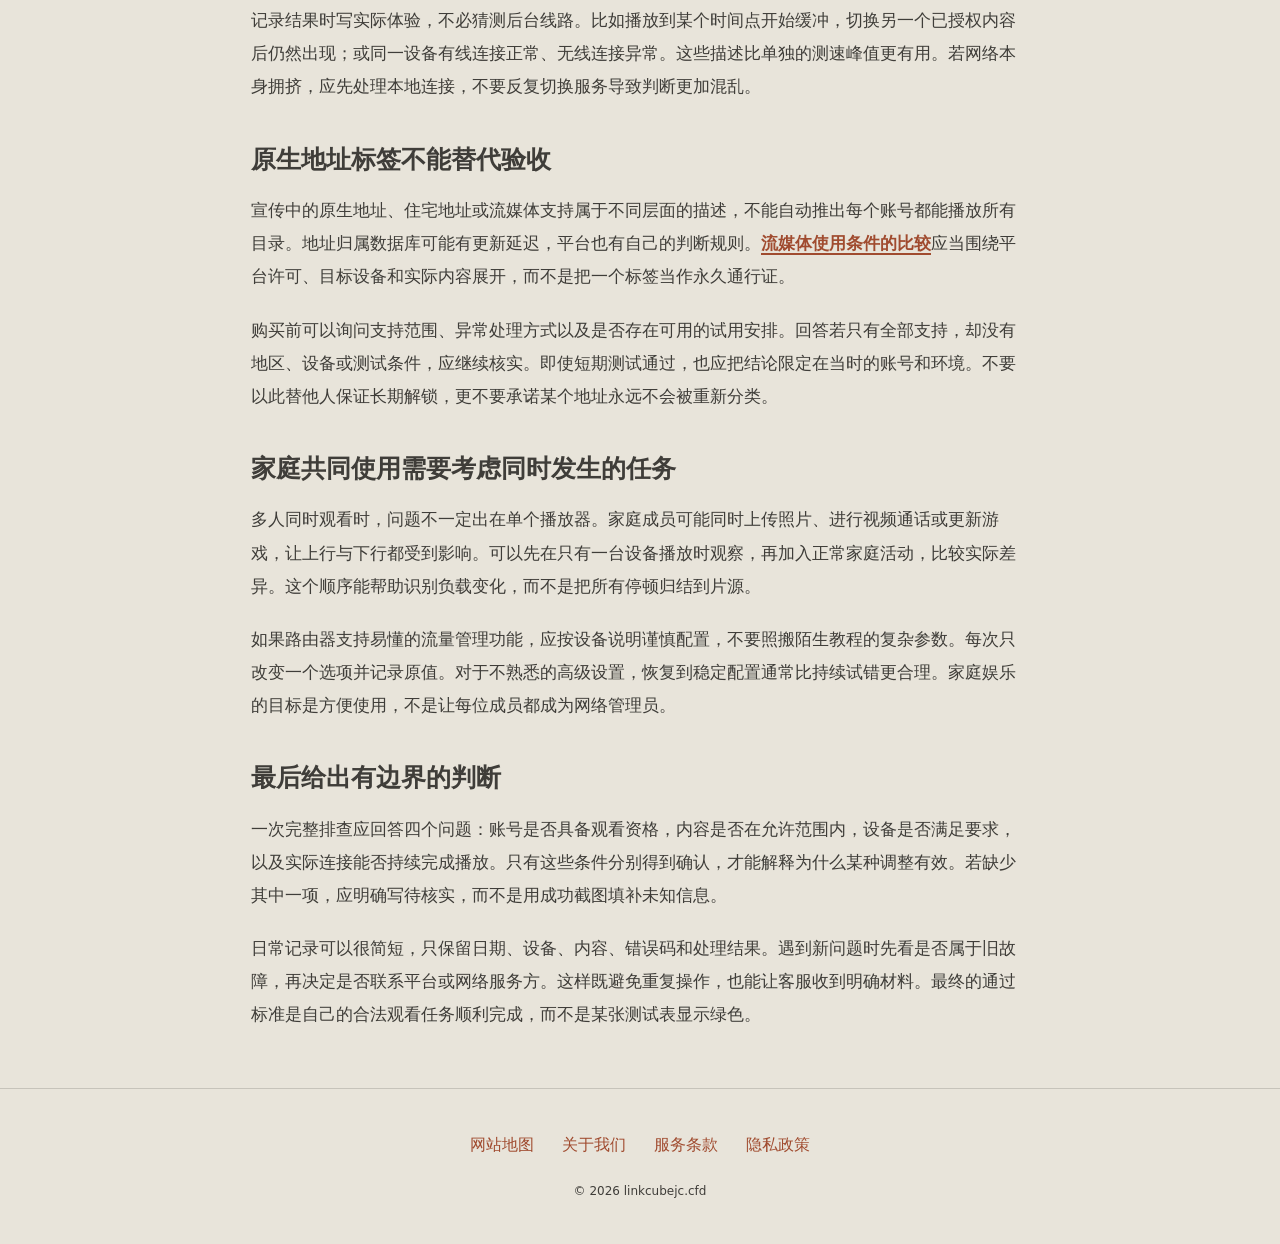
<file: linkcube-streaming-unlock-native-ip.html>
<!DOCTYPE html>
<html lang="zh-CN"><head><meta charset="UTF-8"><meta name="viewport" content="width=device-width,initial-scale=1"><title>视频能打开却不能播放：从账号、片源到设备逐层核对｜绿叶机场</title><meta name="description" content="用实际播放链路判断流媒体问题，区分首页访问、地区目录、设备支持与播放授权。"><meta name="keywords" content="绿叶机场,视频能打开却不能播放：从账号、片源到设备逐层核对,首页出现不等于播放获准,网络使用指南"><link rel="canonical" href="https://linkcubejc.cfd/linkcube-streaming-unlock-native-ip.html"><meta property="og:type" content="article"><meta property="og:title" content="视频能打开却不能播放：从账号、片源到设备逐层核对｜绿叶机场"><meta property="og:description" content="用实际播放链路判断流媒体问题，区分首页访问、地区目录、设备支持与播放授权。"><meta property="og:url" content="https://linkcubejc.cfd/linkcube-streaming-unlock-native-ip.html"><meta property="og:image" content="https://linkcubejc.cfd/share.png"><meta property="og:locale" content="zh_CN"><link rel="icon" href="favicon.svg" type="image/svg+xml"><link rel="stylesheet" href="style.css"><script defer src="menu.js"></script><script type="application/ld+json">{"@context": "https://schema.org", "@type": "Article", "name": "视频能打开却不能播放：从账号、片源到设备逐层核对｜绿叶机场", "url": "https://linkcubejc.cfd/linkcube-streaming-unlock-native-ip.html", "description": "用实际播放链路判断流媒体问题，区分首页访问、地区目录、设备支持与播放授权。", "inLanguage": "zh-CN", "headline": "视频能打开却不能播放：从账号、片源到设备逐层核对｜绿叶机场", "dateModified": "2026-11-14", "image": "https://linkcubejc.cfd/share.png"}</script></head><body class="site-12 hero-D review-0 faq-1 nav-2"><div class="site-art" aria-hidden="true"><svg width="100%" height="100%" viewBox="0 0 1440 800" preserveAspectRatio="xMidYMid slice" xmlns="http://www.w3.org/2000/svg">
    <style>
      @keyframes fallingLeaf1 {
        0% { transform: translate(0, -40px) rotate(0deg); opacity: 0; }
        20% { opacity: 0.6; }
        80% { opacity: 0.6; }
        100% { transform: translate(120px, 600px) rotate(280deg); opacity: 0; }
      }
      @keyframes fallingLeaf2 {
        0% { transform: translate(0, -30px) rotate(0deg); opacity: 0; }
        20% { opacity: 0.55; }
        80% { opacity: 0.55; }
        100% { transform: translate(-140px, 650px) rotate(-320deg); opacity: 0; }
      }
      .leaf-drift-1 { animation: fallingLeaf1 14s linear infinite; }
      .leaf-drift-2 { animation: fallingLeaf2 16s linear infinite; }
    </style>
    <!-- Drifting Fresh Leaves in Background -->
    <g class="leaf-drift-1" style="transform-origin: center; animation-delay: 0s;">
      <path d="M220,-20 Q245,15 235,45 Q210,35 200,5 Q195,-15 220,-20 Z" fill="#c9613e" opacity="0.4" />
      <path d="M220,-20 Q218,15 210,30" stroke="#481b0c" stroke-width="1" fill="none" />
    </g>
    <g class="leaf-drift-2" style="transform-origin: center; animation-delay: 4s;">
      <path d="M1180,-20 Q1210,18 1200,50 Q1170,40 1160,8 Q1155,-12 1180,-20 Z" fill="#ab411e" opacity="0.35" />
      <path d="M1180,-20 Q1178,16 1170,35" stroke="#481b0c" stroke-width="1" fill="none" />
    </g>
    <g class="leaf-drift-1" style="transform-origin: center; animation-delay: 7s;">
      <path d="M540,-20 Q565,15 555,45 Q530,35 520,5 Q515,-15 540,-20 Z" fill="#892f12" opacity="0.3" />
    </g>
    <g class="leaf-drift-2" style="transform-origin: center; animation-delay: 10s;">
      <path d="M880,-20 Q910,20 895,52 Q870,38 860,10 Q855,-10 880,-20 Z" fill="#c9613e" opacity="0.4" />
    </g>
  </svg></div><header class="site-header"><div class="nav-wrap"><a class="brand" href="index.html"><svg class="brand-mark" viewBox="0 0 48 48" aria-hidden="true"><path d="M8 39C4 17 21 5 41 7C42 29 26 43 8 39Z M8 39L32 16 M18 29V18 M22 26H32" fill="none" stroke="currentColor" stroke-width="2" stroke-linecap="round" stroke-linejoin="round"/></svg><span>绿叶机场</span></a><nav id="site-menu" aria-label="主导航"><a href="index.html">首页</a><a href="index.html#features">核心优势</a><a href="index.html#streaming">流媒体与AI</a><a href="index.html#pricing">价格套餐</a><a href="index.html#testimonials">用户评价</a><a href="index.html#faq">常见问题</a><a href="leaf-bulletin.html">绿叶快讯</a></nav><div class="nav-actions"><a class="button compact" href="https://ww012.twilightaff.com/#/?code=A56DH1Af" target="_blank" rel="sponsored nofollow noopener">立即选购</a><button type="button" class="menu-toggle" aria-label="切换主导航菜单" aria-controls="site-menu" aria-expanded="false"><span></span><span></span></button></div></div></header><main class="site-main"><article class="article-page"><header><span class="eyebrow">绿叶快讯 · 更新 2026-11-14</span><h1>视频能打开却不能播放：从账号、片源到设备逐层核对</h1><p class="lead">用实际播放链路判断流媒体问题，区分首页访问、地区目录、设备支持与播放授权。</p></header><div class="article-body"><h2>首页出现不等于播放获准</h2><p>能够看到平台首页，只能证明这次页面请求获得了响应。真正播放时还可能访问媒体分发地址、授权服务与字幕资源，所需条件并不完全相同。因此排查应从具体片名和错误提示开始，而不是只说平台能不能打开。把搜索结果、详情页和播放阶段分开记录，结论会更准确。</p><p>同一个标题在不同地区可能有不同目录安排，账号套餐也可能限制设备或画质。不要因为别人截图里有某部影片，就认定自己的账户应当拥有同样内容。先在平台官方帮助与账号设置中确认允许范围，再判断网络是否参与问题。任何连接方案都不能替代平台授权，也不能保证某部作品长期可看。</p><h2>先保留报错现场</h2><p>发生播放失败时，记录设备型号、应用或浏览器版本、影片名称、时间和错误码。若只有一部内容失败，换一部自己有权观看的普通内容作为对照；若所有视频都失败，再检查账号状态和设备支持。测试时不要不断退出登录，以免把原本简单的问题变成新的验证流程。</p><p>截图应避免展示完整账号、账单地址和支付信息。若错误码能够对应官方帮助条目，先完成其中与当前情况相关的步骤。不要盲目清除所有应用数据，因为离线下载、播放列表设置和登录状态可能同时丢失。先采用可以撤销的小调整，保留观察前后的差异。</p><h2>设备能力与网络能力分开看</h2><p>高画质播放可能要求特定浏览器、系统版本、显示器连接或内容保护能力。一个设备只能播放较低画质，不一定是线路限制。用平台认可的应用和兼容设备检查同一内容，可以帮助判断瓶颈所在，但不要为了测试安装来源不明的改版播放器或所谓万能解码插件。</p><p>电视和手机的表现不同也很常见。电视可能连接较弱的无线频段，应用更新较慢，或者无法使用手机上的同一种配置。先检查设备自己的网络状态与应用版本，再讨论全屋设置。测试记录要写清在哪台设备上成功，不能把手机一次成功当成电视已经通过验收。</p><p>外接显示设备时，应检查应用是否对连接方式有明确要求。若笔记本自带屏幕可播放、连接电视后失败，可以先保留同一账号与内容，只改变显示路径进行对照。不要通过关闭内容保护或安装非官方补丁来解决授权问题。</p><h2>缓冲问题需要观察一段完整播放</h2><p>视频开头几秒正常，并不能证明整段播放稳定。可以选择一段自己熟悉、长度适中的内容，从开始到结束观察是否出现停顿、画质变化或声音不同步。测试过程尽量暂停后台下载，保持相同设备和位置，避免家中其他大流量活动混入对比。</p><p>记录结果时写实际体验，不必猜测后台线路。比如播放到某个时间点开始缓冲，切换另一个已授权内容后仍然出现；或同一设备有线连接正常、无线连接异常。这些描述比单独的测速峰值更有用。若网络本身拥挤，应先处理本地连接，不要反复切换服务导致判断更加混乱。</p><h2>原生地址标签不能替代验收</h2><p>宣传中的原生地址、住宅地址或流媒体支持属于不同层面的描述，不能自动推出每个账号都能播放所有目录。地址归属数据库可能有更新延迟，平台也有自己的判断规则。<a href="https://dajichang.mom/" target="_blank" rel="noopener">流媒体使用条件的比较</a>应当围绕平台许可、目标设备和实际内容展开，而不是把一个标签当作永久通行证。</p><p>购买前可以询问支持范围、异常处理方式以及是否存在可用的试用安排。回答若只有全部支持，却没有地区、设备或测试条件，应继续核实。即使短期测试通过，也应把结论限定在当时的账号和环境。不要以此替他人保证长期解锁，更不要承诺某个地址永远不会被重新分类。</p><h2>家庭共同使用需要考虑同时发生的任务</h2><p>多人同时观看时，问题不一定出在单个播放器。家庭成员可能同时上传照片、进行视频通话或更新游戏，让上行与下行都受到影响。可以先在只有一台设备播放时观察，再加入正常家庭活动，比较实际差异。这个顺序能帮助识别负载变化，而不是把所有停顿归结到片源。</p><p>如果路由器支持易懂的流量管理功能，应按设备说明谨慎配置，不要照搬陌生教程的复杂参数。每次只改变一个选项并记录原值。对于不熟悉的高级设置，恢复到稳定配置通常比持续试错更合理。家庭娱乐的目标是方便使用，不是让每位成员都成为网络管理员。</p><h2>最后给出有边界的判断</h2><p>一次完整排查应回答四个问题：账号是否具备观看资格，内容是否在允许范围内，设备是否满足要求，以及实际连接能否持续完成播放。只有这些条件分别得到确认，才能解释为什么某种调整有效。若缺少其中一项，应明确写待核实，而不是用成功截图填补未知信息。</p><p>日常记录可以很简短，只保留日期、设备、内容、错误码和处理结果。遇到新问题时先看是否属于旧故障，再决定是否联系平台或网络服务方。这样既避免重复操作，也能让客服收到明确材料。最终的通过标准是自己的合法观看任务顺利完成，而不是某张测试表显示绿色。</p></div></article></main><footer class="site-footer"><nav aria-label="页脚导航"><a href="sitemap.html">网站地图</a><a href="about.html">关于我们</a><a href="terms.html">服务条款</a><a href="privacy.html">隐私政策</a></nav><p>© 2026 linkcubejc.cfd</p></footer></body></html>
</file>
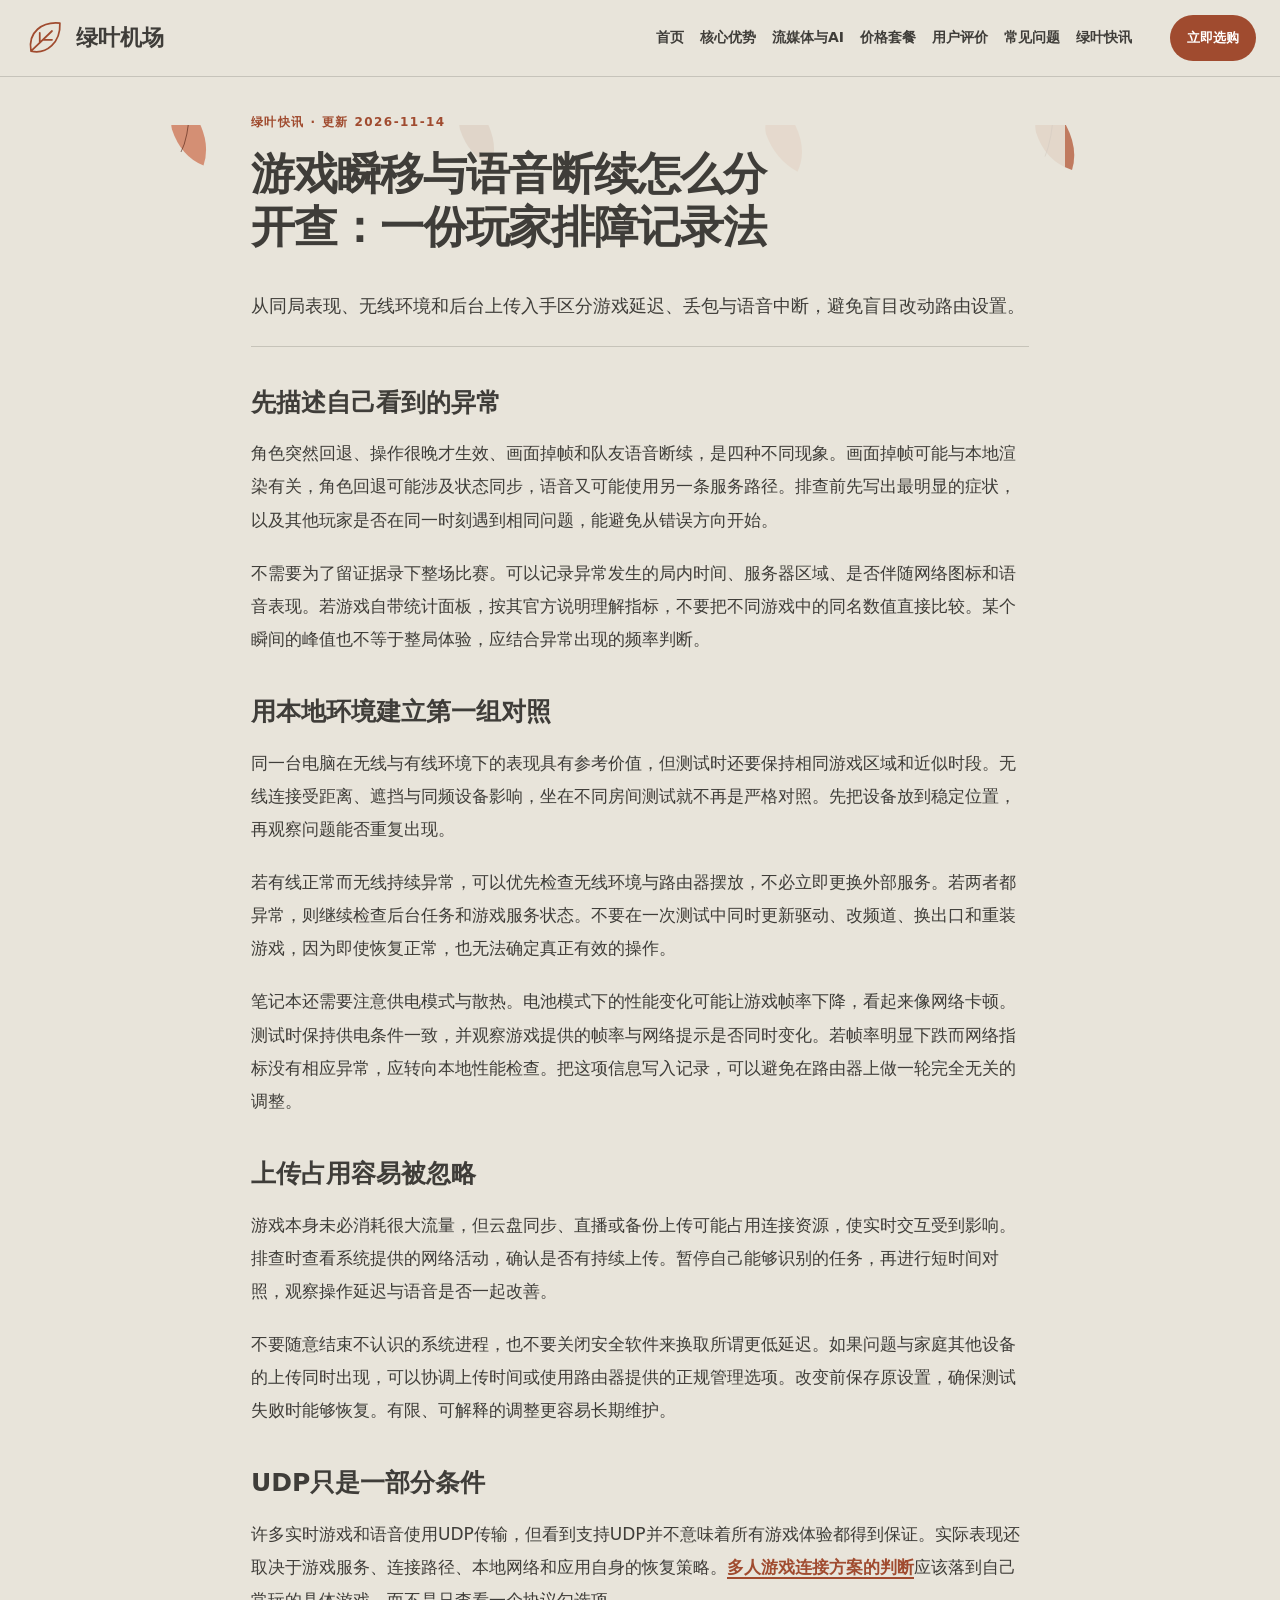
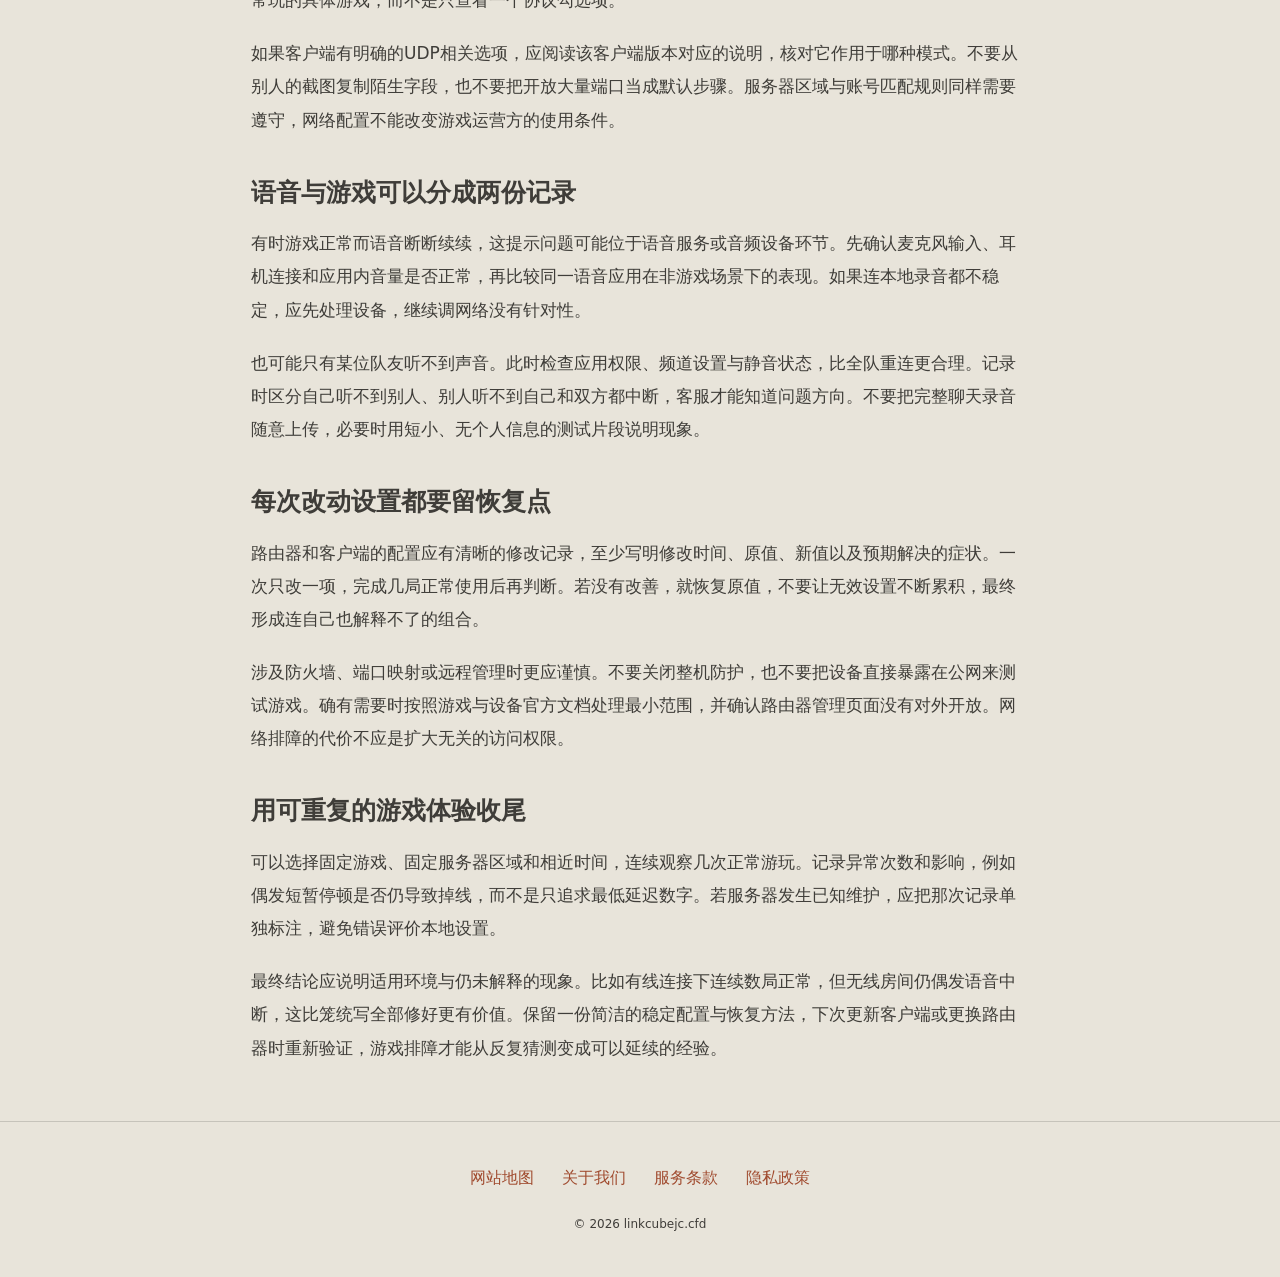
<file: linkcube-udp-gaming-packet-forwarding.html>
<!DOCTYPE html>
<html lang="zh-CN"><head><meta charset="UTF-8"><meta name="viewport" content="width=device-width,initial-scale=1"><title>游戏瞬移与语音断续怎么分开查：一份玩家排障记录法｜绿叶机场</title><meta name="description" content="从同局表现、无线环境和后台上传入手区分游戏延迟、丢包与语音中断，避免盲目改动路由设置。"><meta name="keywords" content="绿叶机场,游戏瞬移与语音断续怎么分开查：一份玩家排障记录法,先描述自己看到的异常,网络使用指南"><link rel="canonical" href="https://linkcubejc.cfd/linkcube-udp-gaming-packet-forwarding.html"><meta property="og:type" content="article"><meta property="og:title" content="游戏瞬移与语音断续怎么分开查：一份玩家排障记录法｜绿叶机场"><meta property="og:description" content="从同局表现、无线环境和后台上传入手区分游戏延迟、丢包与语音中断，避免盲目改动路由设置。"><meta property="og:url" content="https://linkcubejc.cfd/linkcube-udp-gaming-packet-forwarding.html"><meta property="og:image" content="https://linkcubejc.cfd/share.png"><meta property="og:locale" content="zh_CN"><link rel="icon" href="favicon.svg" type="image/svg+xml"><link rel="stylesheet" href="style.css"><script defer src="menu.js"></script><script type="application/ld+json">{"@context": "https://schema.org", "@type": "Article", "name": "游戏瞬移与语音断续怎么分开查：一份玩家排障记录法｜绿叶机场", "url": "https://linkcubejc.cfd/linkcube-udp-gaming-packet-forwarding.html", "description": "从同局表现、无线环境和后台上传入手区分游戏延迟、丢包与语音中断，避免盲目改动路由设置。", "inLanguage": "zh-CN", "headline": "游戏瞬移与语音断续怎么分开查：一份玩家排障记录法｜绿叶机场", "dateModified": "2026-11-14", "image": "https://linkcubejc.cfd/share.png"}</script></head><body class="site-12 hero-D review-0 faq-1 nav-2"><div class="site-art" aria-hidden="true"><svg width="100%" height="100%" viewBox="0 0 1440 800" preserveAspectRatio="xMidYMid slice" xmlns="http://www.w3.org/2000/svg">
    <style>
      @keyframes fallingLeaf1 {
        0% { transform: translate(0, -40px) rotate(0deg); opacity: 0; }
        20% { opacity: 0.6; }
        80% { opacity: 0.6; }
        100% { transform: translate(120px, 600px) rotate(280deg); opacity: 0; }
      }
      @keyframes fallingLeaf2 {
        0% { transform: translate(0, -30px) rotate(0deg); opacity: 0; }
        20% { opacity: 0.55; }
        80% { opacity: 0.55; }
        100% { transform: translate(-140px, 650px) rotate(-320deg); opacity: 0; }
      }
      .leaf-drift-1 { animation: fallingLeaf1 14s linear infinite; }
      .leaf-drift-2 { animation: fallingLeaf2 16s linear infinite; }
    </style>
    <!-- Drifting Fresh Leaves in Background -->
    <g class="leaf-drift-1" style="transform-origin: center; animation-delay: 0s;">
      <path d="M220,-20 Q245,15 235,45 Q210,35 200,5 Q195,-15 220,-20 Z" fill="#c9613e" opacity="0.4" />
      <path d="M220,-20 Q218,15 210,30" stroke="#481b0c" stroke-width="1" fill="none" />
    </g>
    <g class="leaf-drift-2" style="transform-origin: center; animation-delay: 4s;">
      <path d="M1180,-20 Q1210,18 1200,50 Q1170,40 1160,8 Q1155,-12 1180,-20 Z" fill="#ab411e" opacity="0.35" />
      <path d="M1180,-20 Q1178,16 1170,35" stroke="#481b0c" stroke-width="1" fill="none" />
    </g>
    <g class="leaf-drift-1" style="transform-origin: center; animation-delay: 7s;">
      <path d="M540,-20 Q565,15 555,45 Q530,35 520,5 Q515,-15 540,-20 Z" fill="#892f12" opacity="0.3" />
    </g>
    <g class="leaf-drift-2" style="transform-origin: center; animation-delay: 10s;">
      <path d="M880,-20 Q910,20 895,52 Q870,38 860,10 Q855,-10 880,-20 Z" fill="#c9613e" opacity="0.4" />
    </g>
  </svg></div><header class="site-header"><div class="nav-wrap"><a class="brand" href="index.html"><svg class="brand-mark" viewBox="0 0 48 48" aria-hidden="true"><path d="M8 39C4 17 21 5 41 7C42 29 26 43 8 39Z M8 39L32 16 M18 29V18 M22 26H32" fill="none" stroke="currentColor" stroke-width="2" stroke-linecap="round" stroke-linejoin="round"/></svg><span>绿叶机场</span></a><nav id="site-menu" aria-label="主导航"><a href="index.html">首页</a><a href="index.html#features">核心优势</a><a href="index.html#streaming">流媒体与AI</a><a href="index.html#pricing">价格套餐</a><a href="index.html#testimonials">用户评价</a><a href="index.html#faq">常见问题</a><a href="leaf-bulletin.html">绿叶快讯</a></nav><div class="nav-actions"><a class="button compact" href="https://ww012.twilightaff.com/#/?code=A56DH1Af" target="_blank" rel="sponsored nofollow noopener">立即选购</a><button type="button" class="menu-toggle" aria-label="切换主导航菜单" aria-controls="site-menu" aria-expanded="false"><span></span><span></span></button></div></div></header><main class="site-main"><article class="article-page"><header><span class="eyebrow">绿叶快讯 · 更新 2026-11-14</span><h1>游戏瞬移与语音断续怎么分开查：一份玩家排障记录法</h1><p class="lead">从同局表现、无线环境和后台上传入手区分游戏延迟、丢包与语音中断，避免盲目改动路由设置。</p></header><div class="article-body"><h2>先描述自己看到的异常</h2><p>角色突然回退、操作很晚才生效、画面掉帧和队友语音断续，是四种不同现象。画面掉帧可能与本地渲染有关，角色回退可能涉及状态同步，语音又可能使用另一条服务路径。排查前先写出最明显的症状，以及其他玩家是否在同一时刻遇到相同问题，能避免从错误方向开始。</p><p>不需要为了留证据录下整场比赛。可以记录异常发生的局内时间、服务器区域、是否伴随网络图标和语音表现。若游戏自带统计面板，按其官方说明理解指标，不要把不同游戏中的同名数值直接比较。某个瞬间的峰值也不等于整局体验，应结合异常出现的频率判断。</p><h2>用本地环境建立第一组对照</h2><p>同一台电脑在无线与有线环境下的表现具有参考价值，但测试时还要保持相同游戏区域和近似时段。无线连接受距离、遮挡与同频设备影响，坐在不同房间测试就不再是严格对照。先把设备放到稳定位置，再观察问题能否重复出现。</p><p>若有线正常而无线持续异常，可以优先检查无线环境与路由器摆放，不必立即更换外部服务。若两者都异常，则继续检查后台任务和游戏服务状态。不要在一次测试中同时更新驱动、改频道、换出口和重装游戏，因为即使恢复正常，也无法确定真正有效的操作。</p><p>笔记本还需要注意供电模式与散热。电池模式下的性能变化可能让游戏帧率下降，看起来像网络卡顿。测试时保持供电条件一致，并观察游戏提供的帧率与网络提示是否同时变化。若帧率明显下跌而网络指标没有相应异常，应转向本地性能检查。把这项信息写入记录，可以避免在路由器上做一轮完全无关的调整。</p><h2>上传占用容易被忽略</h2><p>游戏本身未必消耗很大流量，但云盘同步、直播或备份上传可能占用连接资源，使实时交互受到影响。排查时查看系统提供的网络活动，确认是否有持续上传。暂停自己能够识别的任务，再进行短时间对照，观察操作延迟与语音是否一起改善。</p><p>不要随意结束不认识的系统进程，也不要关闭安全软件来换取所谓更低延迟。如果问题与家庭其他设备的上传同时出现，可以协调上传时间或使用路由器提供的正规管理选项。改变前保存原设置，确保测试失败时能够恢复。有限、可解释的调整更容易长期维护。</p><h2>UDP只是一部分条件</h2><p>许多实时游戏和语音使用UDP传输，但看到支持UDP并不意味着所有游戏体验都得到保证。实际表现还取决于游戏服务、连接路径、本地网络和应用自身的恢复策略。<a href="https://dajichang.mom/" target="_blank" rel="noopener">多人游戏连接方案的判断</a>应该落到自己常玩的具体游戏，而不是只查看一个协议勾选项。</p><p>如果客户端有明确的UDP相关选项，应阅读该客户端版本对应的说明，核对它作用于哪种模式。不要从别人的截图复制陌生字段，也不要把开放大量端口当成默认步骤。服务器区域与账号匹配规则同样需要遵守，网络配置不能改变游戏运营方的使用条件。</p><h2>语音与游戏可以分成两份记录</h2><p>有时游戏正常而语音断断续续，这提示问题可能位于语音服务或音频设备环节。先确认麦克风输入、耳机连接和应用内音量是否正常，再比较同一语音应用在非游戏场景下的表现。如果连本地录音都不稳定，应先处理设备，继续调网络没有针对性。</p><p>也可能只有某位队友听不到声音。此时检查应用权限、频道设置与静音状态，比全队重连更合理。记录时区分自己听不到别人、别人听不到自己和双方都中断，客服才能知道问题方向。不要把完整聊天录音随意上传，必要时用短小、无个人信息的测试片段说明现象。</p><h2>每次改动设置都要留恢复点</h2><p>路由器和客户端的配置应有清晰的修改记录，至少写明修改时间、原值、新值以及预期解决的症状。一次只改一项，完成几局正常使用后再判断。若没有改善，就恢复原值，不要让无效设置不断累积，最终形成连自己也解释不了的组合。</p><p>涉及防火墙、端口映射或远程管理时更应谨慎。不要关闭整机防护，也不要把设备直接暴露在公网来测试游戏。确有需要时按照游戏与设备官方文档处理最小范围，并确认路由器管理页面没有对外开放。网络排障的代价不应是扩大无关的访问权限。</p><h2>用可重复的游戏体验收尾</h2><p>可以选择固定游戏、固定服务器区域和相近时间，连续观察几次正常游玩。记录异常次数和影响，例如偶发短暂停顿是否仍导致掉线，而不是只追求最低延迟数字。若服务器发生已知维护，应把那次记录单独标注，避免错误评价本地设置。</p><p>最终结论应说明适用环境与仍未解释的现象。比如有线连接下连续数局正常，但无线房间仍偶发语音中断，这比笼统写全部修好更有价值。保留一份简洁的稳定配置与恢复方法，下次更新客户端或更换路由器时重新验证，游戏排障才能从反复猜测变成可以延续的经验。</p></div></article></main><footer class="site-footer"><nav aria-label="页脚导航"><a href="sitemap.html">网站地图</a><a href="about.html">关于我们</a><a href="terms.html">服务条款</a><a href="privacy.html">隐私政策</a></nav><p>© 2026 linkcubejc.cfd</p></footer></body></html>
</file>
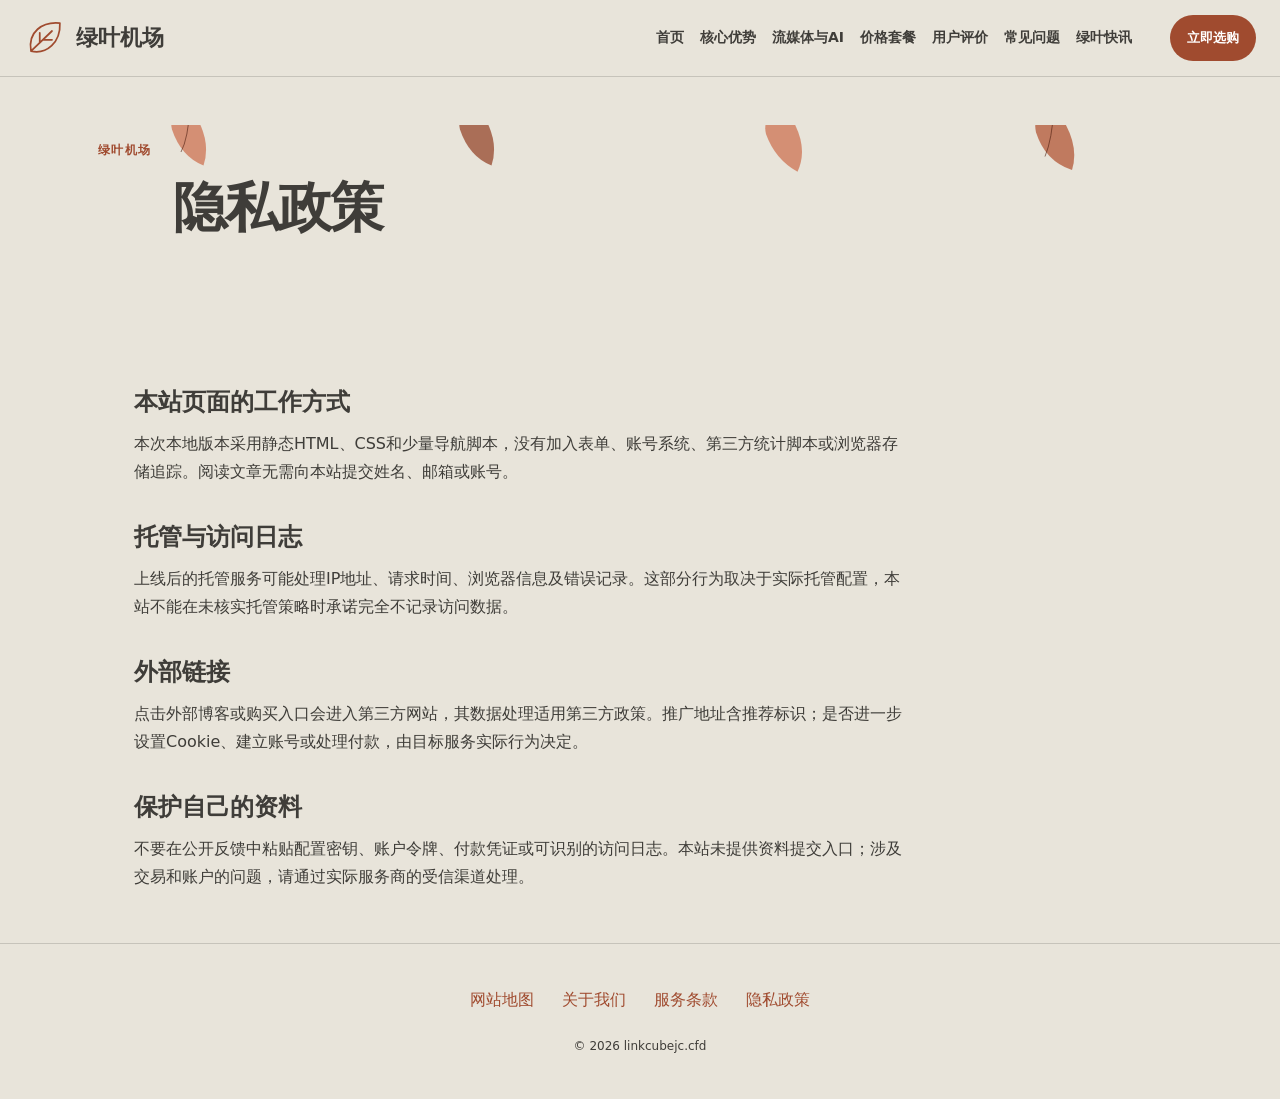
<file: privacy.html>
<!DOCTYPE html>
<html lang="zh-CN"><head><meta charset="UTF-8"><meta name="viewport" content="width=device-width,initial-scale=1"><title>隐私政策｜绿叶机场·绿叶快讯</title><meta name="description" content="绿叶快讯的隐私政策：说明绿叶机场资料整理、内容使用与第三方服务边界。"><meta name="keywords" content="绿叶机场,隐私政策,绿叶快讯,网络使用指南"><link rel="canonical" href="https://linkcubejc.cfd/privacy.html"><meta property="og:type" content="website"><meta property="og:title" content="隐私政策｜绿叶机场·绿叶快讯"><meta property="og:description" content="绿叶快讯的隐私政策：说明绿叶机场资料整理、内容使用与第三方服务边界。"><meta property="og:url" content="https://linkcubejc.cfd/privacy.html"><meta property="og:image" content="https://linkcubejc.cfd/share.png"><meta property="og:locale" content="zh_CN"><link rel="icon" href="favicon.svg" type="image/svg+xml"><link rel="stylesheet" href="style.css"><script defer src="menu.js"></script><script type="application/ld+json">{"@context": "https://schema.org", "@type": "WebPage", "name": "隐私政策｜绿叶机场·绿叶快讯", "url": "https://linkcubejc.cfd/privacy.html", "description": "绿叶快讯的隐私政策：说明绿叶机场资料整理、内容使用与第三方服务边界。", "inLanguage": "zh-CN"}</script></head><body class="site-12 hero-D review-0 faq-1 nav-2"><div class="site-art" aria-hidden="true"><svg width="100%" height="100%" viewBox="0 0 1440 800" preserveAspectRatio="xMidYMid slice" xmlns="http://www.w3.org/2000/svg">
    <style>
      @keyframes fallingLeaf1 {
        0% { transform: translate(0, -40px) rotate(0deg); opacity: 0; }
        20% { opacity: 0.6; }
        80% { opacity: 0.6; }
        100% { transform: translate(120px, 600px) rotate(280deg); opacity: 0; }
      }
      @keyframes fallingLeaf2 {
        0% { transform: translate(0, -30px) rotate(0deg); opacity: 0; }
        20% { opacity: 0.55; }
        80% { opacity: 0.55; }
        100% { transform: translate(-140px, 650px) rotate(-320deg); opacity: 0; }
      }
      .leaf-drift-1 { animation: fallingLeaf1 14s linear infinite; }
      .leaf-drift-2 { animation: fallingLeaf2 16s linear infinite; }
    </style>
    <!-- Drifting Fresh Leaves in Background -->
    <g class="leaf-drift-1" style="transform-origin: center; animation-delay: 0s;">
      <path d="M220,-20 Q245,15 235,45 Q210,35 200,5 Q195,-15 220,-20 Z" fill="#c9613e" opacity="0.4" />
      <path d="M220,-20 Q218,15 210,30" stroke="#481b0c" stroke-width="1" fill="none" />
    </g>
    <g class="leaf-drift-2" style="transform-origin: center; animation-delay: 4s;">
      <path d="M1180,-20 Q1210,18 1200,50 Q1170,40 1160,8 Q1155,-12 1180,-20 Z" fill="#ab411e" opacity="0.35" />
      <path d="M1180,-20 Q1178,16 1170,35" stroke="#481b0c" stroke-width="1" fill="none" />
    </g>
    <g class="leaf-drift-1" style="transform-origin: center; animation-delay: 7s;">
      <path d="M540,-20 Q565,15 555,45 Q530,35 520,5 Q515,-15 540,-20 Z" fill="#892f12" opacity="0.3" />
    </g>
    <g class="leaf-drift-2" style="transform-origin: center; animation-delay: 10s;">
      <path d="M880,-20 Q910,20 895,52 Q870,38 860,10 Q855,-10 880,-20 Z" fill="#c9613e" opacity="0.4" />
    </g>
  </svg></div><header class="site-header"><div class="nav-wrap"><a class="brand" href="index.html"><svg class="brand-mark" viewBox="0 0 48 48" aria-hidden="true"><path d="M8 39C4 17 21 5 41 7C42 29 26 43 8 39Z M8 39L32 16 M18 29V18 M22 26H32" fill="none" stroke="currentColor" stroke-width="2" stroke-linecap="round" stroke-linejoin="round"/></svg><span>绿叶机场</span></a><nav id="site-menu" aria-label="主导航"><a href="index.html">首页</a><a href="index.html#features">核心优势</a><a href="index.html#streaming">流媒体与AI</a><a href="index.html#pricing">价格套餐</a><a href="index.html#testimonials">用户评价</a><a href="index.html#faq">常见问题</a><a href="leaf-bulletin.html">绿叶快讯</a></nav><div class="nav-actions"><a class="button compact" href="https://ww012.twilightaff.com/#/?code=A56DH1Af" target="_blank" rel="sponsored nofollow noopener">立即选购</a><button type="button" class="menu-toggle" aria-label="切换主导航菜单" aria-controls="site-menu" aria-expanded="false"><span></span><span></span></button></div></div></header><main class="site-main"><header class="page-heading"><span class="eyebrow">绿叶机场</span><h1>隐私政策</h1></header><div class="prose"><h2>本站页面的工作方式</h2><p>本次本地版本采用静态HTML、CSS和少量导航脚本，没有加入表单、账号系统、第三方统计脚本或浏览器存储追踪。阅读文章无需向本站提交姓名、邮箱或账号。</p><h2>托管与访问日志</h2><p>上线后的托管服务可能处理IP地址、请求时间、浏览器信息及错误记录。这部分行为取决于实际托管配置，本站不能在未核实托管策略时承诺完全不记录访问数据。</p><h2>外部链接</h2><p>点击外部博客或购买入口会进入第三方网站，其数据处理适用第三方政策。推广地址含推荐标识；是否进一步设置Cookie、建立账号或处理付款，由目标服务实际行为决定。</p><h2>保护自己的资料</h2><p>不要在公开反馈中粘贴配置密钥、账户令牌、付款凭证或可识别的访问日志。本站未提供资料提交入口；涉及交易和账户的问题，请通过实际服务商的受信渠道处理。</p></div></main><footer class="site-footer"><nav aria-label="页脚导航"><a href="sitemap.html">网站地图</a><a href="about.html">关于我们</a><a href="terms.html">服务条款</a><a href="privacy.html">隐私政策</a></nav><p>© 2026 linkcubejc.cfd</p></footer></body></html>
</file>
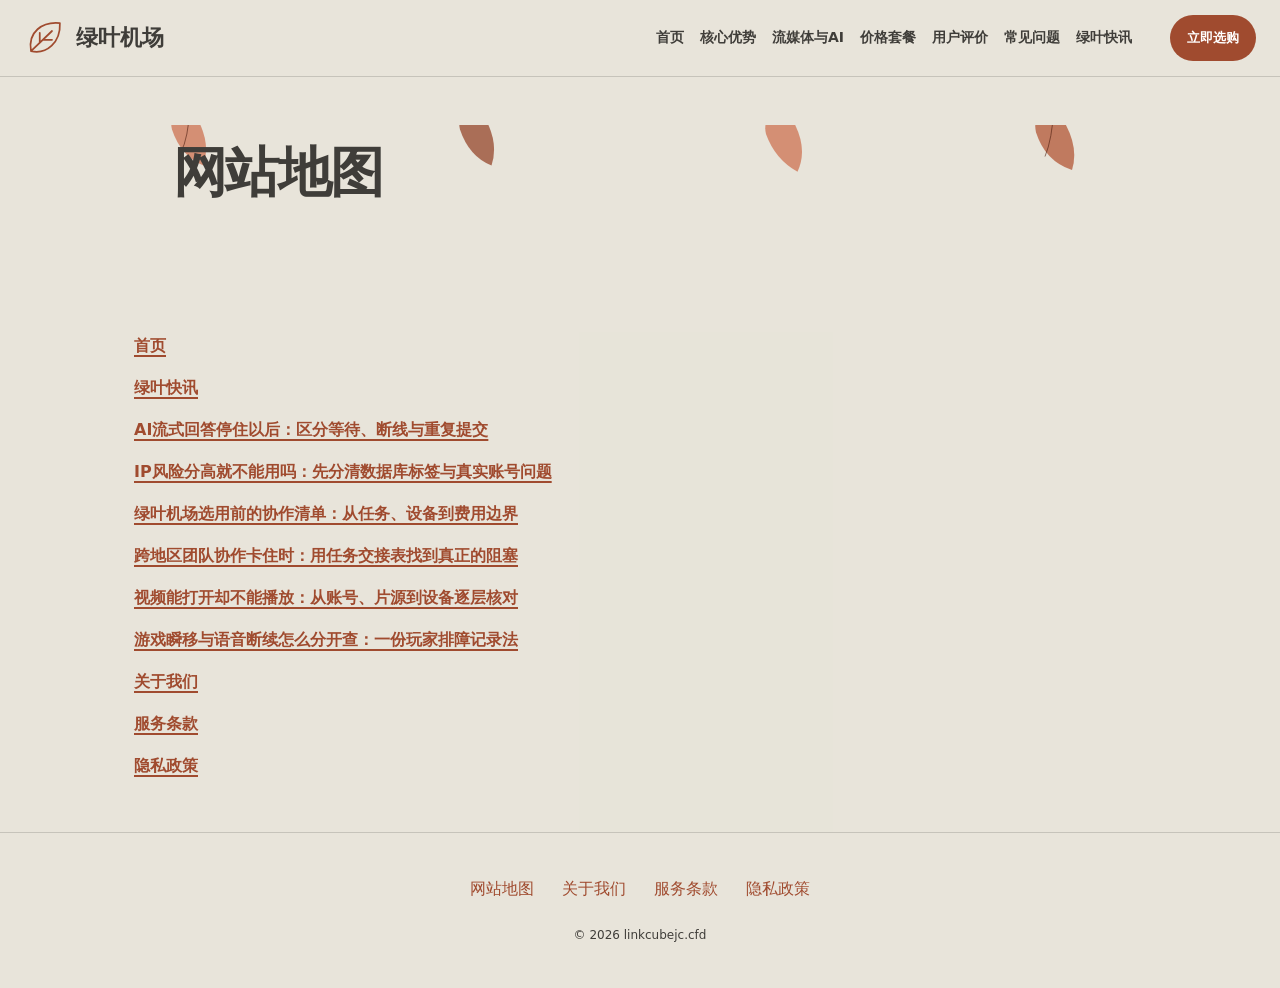
<file: sitemap.html>
<!DOCTYPE html>
<html lang="zh-CN"><head><meta charset="UTF-8"><meta name="viewport" content="width=device-width,initial-scale=1"><title>网站地图｜绿叶机场·绿叶快讯</title><meta name="description" content="绿叶快讯及绿叶机场资料站的首页、六篇专题文章与辅助说明入口。"><meta name="keywords" content="绿叶机场,网站地图,绿叶快讯,网络使用指南"><link rel="canonical" href="https://linkcubejc.cfd/sitemap.html"><meta property="og:type" content="website"><meta property="og:title" content="网站地图｜绿叶机场·绿叶快讯"><meta property="og:description" content="绿叶快讯及绿叶机场资料站的首页、六篇专题文章与辅助说明入口。"><meta property="og:url" content="https://linkcubejc.cfd/sitemap.html"><meta property="og:image" content="https://linkcubejc.cfd/share.png"><meta property="og:locale" content="zh_CN"><link rel="icon" href="favicon.svg" type="image/svg+xml"><link rel="stylesheet" href="style.css"><script defer src="menu.js"></script><script type="application/ld+json">{"@context": "https://schema.org", "@type": "WebPage", "name": "网站地图｜绿叶机场·绿叶快讯", "url": "https://linkcubejc.cfd/sitemap.html", "description": "绿叶快讯及绿叶机场资料站的首页、六篇专题文章与辅助说明入口。", "inLanguage": "zh-CN"}</script></head><body class="site-12 hero-D review-0 faq-1 nav-2"><div class="site-art" aria-hidden="true"><svg width="100%" height="100%" viewBox="0 0 1440 800" preserveAspectRatio="xMidYMid slice" xmlns="http://www.w3.org/2000/svg">
    <style>
      @keyframes fallingLeaf1 {
        0% { transform: translate(0, -40px) rotate(0deg); opacity: 0; }
        20% { opacity: 0.6; }
        80% { opacity: 0.6; }
        100% { transform: translate(120px, 600px) rotate(280deg); opacity: 0; }
      }
      @keyframes fallingLeaf2 {
        0% { transform: translate(0, -30px) rotate(0deg); opacity: 0; }
        20% { opacity: 0.55; }
        80% { opacity: 0.55; }
        100% { transform: translate(-140px, 650px) rotate(-320deg); opacity: 0; }
      }
      .leaf-drift-1 { animation: fallingLeaf1 14s linear infinite; }
      .leaf-drift-2 { animation: fallingLeaf2 16s linear infinite; }
    </style>
    <!-- Drifting Fresh Leaves in Background -->
    <g class="leaf-drift-1" style="transform-origin: center; animation-delay: 0s;">
      <path d="M220,-20 Q245,15 235,45 Q210,35 200,5 Q195,-15 220,-20 Z" fill="#c9613e" opacity="0.4" />
      <path d="M220,-20 Q218,15 210,30" stroke="#481b0c" stroke-width="1" fill="none" />
    </g>
    <g class="leaf-drift-2" style="transform-origin: center; animation-delay: 4s;">
      <path d="M1180,-20 Q1210,18 1200,50 Q1170,40 1160,8 Q1155,-12 1180,-20 Z" fill="#ab411e" opacity="0.35" />
      <path d="M1180,-20 Q1178,16 1170,35" stroke="#481b0c" stroke-width="1" fill="none" />
    </g>
    <g class="leaf-drift-1" style="transform-origin: center; animation-delay: 7s;">
      <path d="M540,-20 Q565,15 555,45 Q530,35 520,5 Q515,-15 540,-20 Z" fill="#892f12" opacity="0.3" />
    </g>
    <g class="leaf-drift-2" style="transform-origin: center; animation-delay: 10s;">
      <path d="M880,-20 Q910,20 895,52 Q870,38 860,10 Q855,-10 880,-20 Z" fill="#c9613e" opacity="0.4" />
    </g>
  </svg></div><header class="site-header"><div class="nav-wrap"><a class="brand" href="index.html"><svg class="brand-mark" viewBox="0 0 48 48" aria-hidden="true"><path d="M8 39C4 17 21 5 41 7C42 29 26 43 8 39Z M8 39L32 16 M18 29V18 M22 26H32" fill="none" stroke="currentColor" stroke-width="2" stroke-linecap="round" stroke-linejoin="round"/></svg><span>绿叶机场</span></a><nav id="site-menu" aria-label="主导航"><a href="index.html">首页</a><a href="index.html#features">核心优势</a><a href="index.html#streaming">流媒体与AI</a><a href="index.html#pricing">价格套餐</a><a href="index.html#testimonials">用户评价</a><a href="index.html#faq">常见问题</a><a href="leaf-bulletin.html">绿叶快讯</a></nav><div class="nav-actions"><a class="button compact" href="https://ww012.twilightaff.com/#/?code=A56DH1Af" target="_blank" rel="sponsored nofollow noopener">立即选购</a><button type="button" class="menu-toggle" aria-label="切换主导航菜单" aria-controls="site-menu" aria-expanded="false"><span></span><span></span></button></div></div></header><main class="site-main"><header class="page-heading"><h1>网站地图</h1></header><div class="prose"><ul class="map-links"><li><a href="index.html">首页</a></li><li><a href="leaf-bulletin.html">绿叶快讯</a></li><li><a href="linkcube-ai-llm-realtime-voice-keepalive.html">AI流式回答停住以后：区分等待、断线与重复提交</a></li><li><a href="linkcube-clean-ip-detection-scoring.html">IP风险分高就不能用吗：先分清数据库标签与真实账号问题</a></li><li><a href="linkcube-green-transit-backbone-audit.html">绿叶机场选用前的协作清单：从任务、设备到费用边界</a></li><li><a href="linkcube-cross-border-team-remote-saas.html">跨地区团队协作卡住时：用任务交接表找到真正的阻塞</a></li><li><a href="linkcube-streaming-unlock-native-ip.html">视频能打开却不能播放：从账号、片源到设备逐层核对</a></li><li><a href="linkcube-udp-gaming-packet-forwarding.html">游戏瞬移与语音断续怎么分开查：一份玩家排障记录法</a></li><li><a href="about.html">关于我们</a></li><li><a href="terms.html">服务条款</a></li><li><a href="privacy.html">隐私政策</a></li></ul></div></main><footer class="site-footer"><nav aria-label="页脚导航"><a href="sitemap.html">网站地图</a><a href="about.html">关于我们</a><a href="terms.html">服务条款</a><a href="privacy.html">隐私政策</a></nav><p>© 2026 linkcubejc.cfd</p></footer></body></html>
</file>
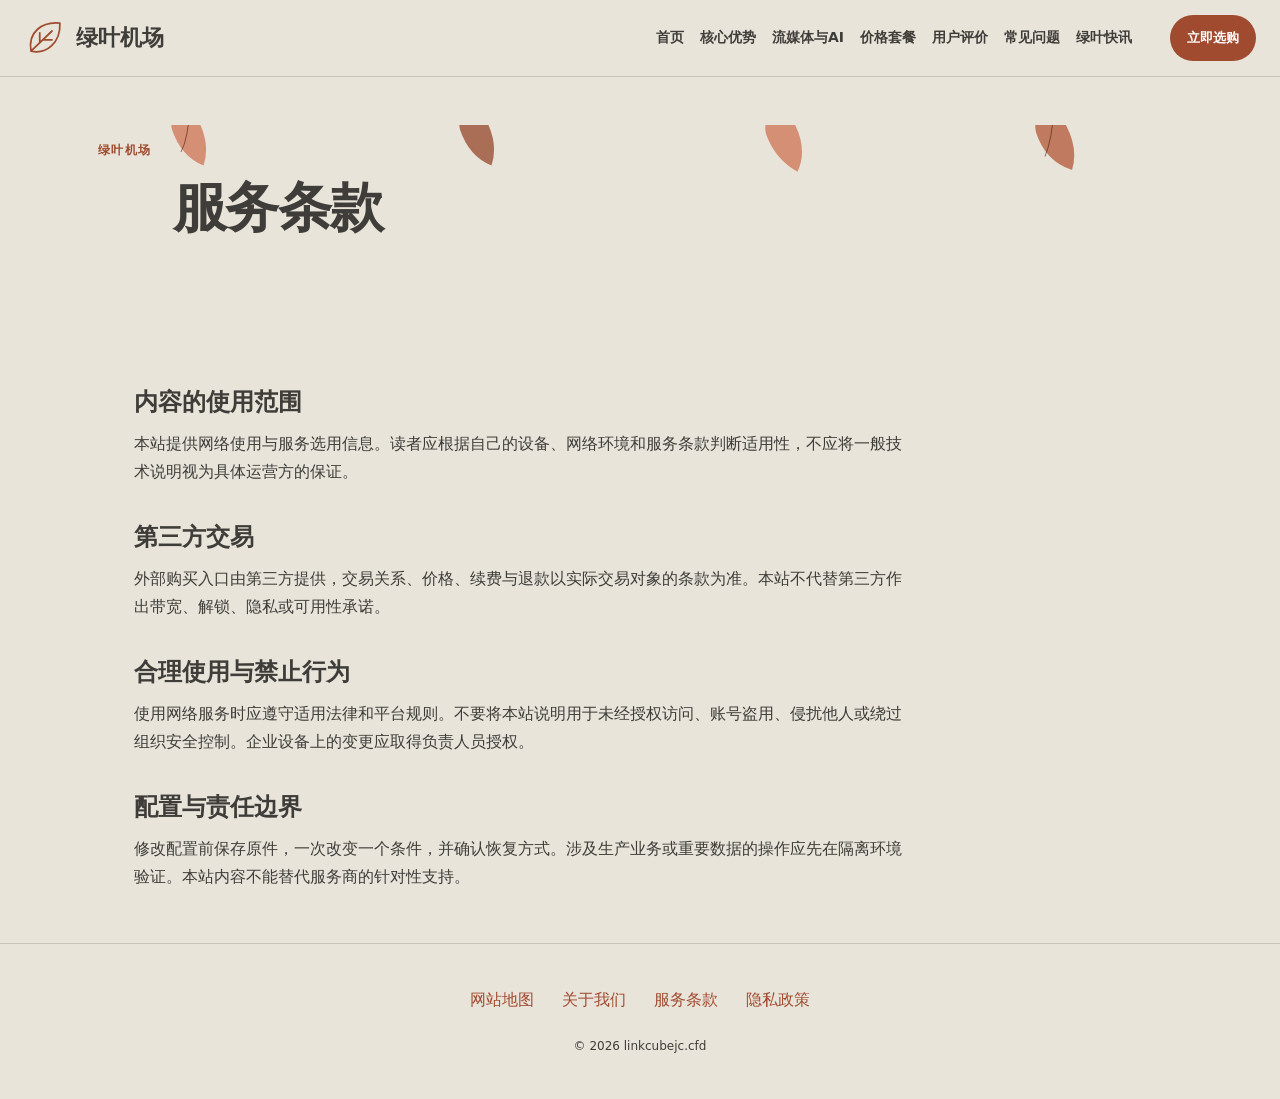
<file: terms.html>
<!DOCTYPE html>
<html lang="zh-CN"><head><meta charset="UTF-8"><meta name="viewport" content="width=device-width,initial-scale=1"><title>服务条款｜绿叶机场·绿叶快讯</title><meta name="description" content="绿叶快讯的服务条款：说明绿叶机场资料整理、内容使用与第三方服务边界。"><meta name="keywords" content="绿叶机场,服务条款,绿叶快讯,网络使用指南"><link rel="canonical" href="https://linkcubejc.cfd/terms.html"><meta property="og:type" content="website"><meta property="og:title" content="服务条款｜绿叶机场·绿叶快讯"><meta property="og:description" content="绿叶快讯的服务条款：说明绿叶机场资料整理、内容使用与第三方服务边界。"><meta property="og:url" content="https://linkcubejc.cfd/terms.html"><meta property="og:image" content="https://linkcubejc.cfd/share.png"><meta property="og:locale" content="zh_CN"><link rel="icon" href="favicon.svg" type="image/svg+xml"><link rel="stylesheet" href="style.css"><script defer src="menu.js"></script><script type="application/ld+json">{"@context": "https://schema.org", "@type": "WebPage", "name": "服务条款｜绿叶机场·绿叶快讯", "url": "https://linkcubejc.cfd/terms.html", "description": "绿叶快讯的服务条款：说明绿叶机场资料整理、内容使用与第三方服务边界。", "inLanguage": "zh-CN"}</script></head><body class="site-12 hero-D review-0 faq-1 nav-2"><div class="site-art" aria-hidden="true"><svg width="100%" height="100%" viewBox="0 0 1440 800" preserveAspectRatio="xMidYMid slice" xmlns="http://www.w3.org/2000/svg">
    <style>
      @keyframes fallingLeaf1 {
        0% { transform: translate(0, -40px) rotate(0deg); opacity: 0; }
        20% { opacity: 0.6; }
        80% { opacity: 0.6; }
        100% { transform: translate(120px, 600px) rotate(280deg); opacity: 0; }
      }
      @keyframes fallingLeaf2 {
        0% { transform: translate(0, -30px) rotate(0deg); opacity: 0; }
        20% { opacity: 0.55; }
        80% { opacity: 0.55; }
        100% { transform: translate(-140px, 650px) rotate(-320deg); opacity: 0; }
      }
      .leaf-drift-1 { animation: fallingLeaf1 14s linear infinite; }
      .leaf-drift-2 { animation: fallingLeaf2 16s linear infinite; }
    </style>
    <!-- Drifting Fresh Leaves in Background -->
    <g class="leaf-drift-1" style="transform-origin: center; animation-delay: 0s;">
      <path d="M220,-20 Q245,15 235,45 Q210,35 200,5 Q195,-15 220,-20 Z" fill="#c9613e" opacity="0.4" />
      <path d="M220,-20 Q218,15 210,30" stroke="#481b0c" stroke-width="1" fill="none" />
    </g>
    <g class="leaf-drift-2" style="transform-origin: center; animation-delay: 4s;">
      <path d="M1180,-20 Q1210,18 1200,50 Q1170,40 1160,8 Q1155,-12 1180,-20 Z" fill="#ab411e" opacity="0.35" />
      <path d="M1180,-20 Q1178,16 1170,35" stroke="#481b0c" stroke-width="1" fill="none" />
    </g>
    <g class="leaf-drift-1" style="transform-origin: center; animation-delay: 7s;">
      <path d="M540,-20 Q565,15 555,45 Q530,35 520,5 Q515,-15 540,-20 Z" fill="#892f12" opacity="0.3" />
    </g>
    <g class="leaf-drift-2" style="transform-origin: center; animation-delay: 10s;">
      <path d="M880,-20 Q910,20 895,52 Q870,38 860,10 Q855,-10 880,-20 Z" fill="#c9613e" opacity="0.4" />
    </g>
  </svg></div><header class="site-header"><div class="nav-wrap"><a class="brand" href="index.html"><svg class="brand-mark" viewBox="0 0 48 48" aria-hidden="true"><path d="M8 39C4 17 21 5 41 7C42 29 26 43 8 39Z M8 39L32 16 M18 29V18 M22 26H32" fill="none" stroke="currentColor" stroke-width="2" stroke-linecap="round" stroke-linejoin="round"/></svg><span>绿叶机场</span></a><nav id="site-menu" aria-label="主导航"><a href="index.html">首页</a><a href="index.html#features">核心优势</a><a href="index.html#streaming">流媒体与AI</a><a href="index.html#pricing">价格套餐</a><a href="index.html#testimonials">用户评价</a><a href="index.html#faq">常见问题</a><a href="leaf-bulletin.html">绿叶快讯</a></nav><div class="nav-actions"><a class="button compact" href="https://ww012.twilightaff.com/#/?code=A56DH1Af" target="_blank" rel="sponsored nofollow noopener">立即选购</a><button type="button" class="menu-toggle" aria-label="切换主导航菜单" aria-controls="site-menu" aria-expanded="false"><span></span><span></span></button></div></div></header><main class="site-main"><header class="page-heading"><span class="eyebrow">绿叶机场</span><h1>服务条款</h1></header><div class="prose"><h2>内容的使用范围</h2><p>本站提供网络使用与服务选用信息。读者应根据自己的设备、网络环境和服务条款判断适用性，不应将一般技术说明视为具体运营方的保证。</p><h2>第三方交易</h2><p>外部购买入口由第三方提供，交易关系、价格、续费与退款以实际交易对象的条款为准。本站不代替第三方作出带宽、解锁、隐私或可用性承诺。</p><h2>合理使用与禁止行为</h2><p>使用网络服务时应遵守适用法律和平台规则。不要将本站说明用于未经授权访问、账号盗用、侵扰他人或绕过组织安全控制。企业设备上的变更应取得负责人员授权。</p><h2>配置与责任边界</h2><p>修改配置前保存原件，一次改变一个条件，并确认恢复方式。涉及生产业务或重要数据的操作应先在隔离环境验证。本站内容不能替代服务商的针对性支持。</p></div></main><footer class="site-footer"><nav aria-label="页脚导航"><a href="sitemap.html">网站地图</a><a href="about.html">关于我们</a><a href="terms.html">服务条款</a><a href="privacy.html">隐私政策</a></nav><p>© 2026 linkcubejc.cfd</p></footer></body></html>
</file>
<file: style.css>
:root{--bg:#e8e4da;--ink:#3f3d39;--accent:#a04b2f;--panel:#ffffff70;--line:#00000025;--button-ink:#ffffff;--font:system-ui,-apple-system,"Microsoft YaHei",sans-serif;--width:1140px;--radius:30px;}
*{box-sizing:border-box}html{scroll-behavior:smooth}body{margin:0;background:var(--bg);color:var(--ink);font-family:var(--font);line-height:1.75}a{color:var(--accent);text-decoration-thickness:1px;text-underline-offset:4px}a:visited{color:var(--accent)}a:hover{text-decoration:underline}button,a{-webkit-tap-highlight-color:transparent}button{font:inherit}a:focus-visible,button:focus-visible,summary:focus-visible{outline:3px solid var(--accent);outline-offset:5px}svg{max-width:100%}h1,h2,h3,p{margin-top:0}h1{font-size:clamp(30px,4.2vw,58px);line-height:1.2;letter-spacing:-.025em;max-width:19ch}h2{font-size:clamp(25px,3vw,38px);line-height:1.3;margin-bottom:12px}h3{font-size:19px;line-height:1.5}p{overflow-wrap:anywhere}img{max-width:100%;height:auto}.site-header{position:sticky;top:0;z-index:20;background:var(--bg);border-bottom:1px solid var(--line)}.nav-wrap{max-width:1440px;padding:15px 24px;margin:auto;display:flex;align-items:center;gap:24px}.brand{color:var(--ink)!important;display:flex;align-items:center;gap:10px;font-weight:800;white-space:nowrap;text-decoration:none;font-size:22px}.brand-mark{width:42px;height:42px;color:var(--accent)}#site-menu{display:flex;gap:17px;margin-left:auto;align-items:center}#site-menu a{font:600 13px/1.4 system-ui,sans-serif;text-decoration:none;color:var(--ink);white-space:nowrap}#site-menu a:hover{color:var(--accent)}.nav-actions{display:flex;align-items:center;gap:10px;margin-left:auto}.button{display:inline-flex;align-items:center;justify-content:center;background:var(--accent);color:var(--button-ink)!important;padding:13px 24px;border-radius:var(--radius);font:700 15px/1.5 system-ui,sans-serif;text-decoration:none;min-height:46px;white-space:nowrap}.button:hover{filter:brightness(.94);text-decoration:none}.compact{font-size:13px;padding:10px 17px}.menu-toggle{display:none;width:44px;height:44px;border:1px solid var(--line);background:transparent;border-radius:8px;color:var(--ink);align-items:center;justify-content:center;flex-direction:column;gap:6px}.menu-toggle span{display:block;width:20px;height:2px;background:currentColor}.site-main{max-width:var(--width);margin:auto;padding:0 28px;position:relative;z-index:1}.hero-section{min-height:600px;padding:72px 0;display:grid;grid-template-columns:1.1fr .9fr;gap:52px;align-items:center}.hero-intro{font-size:18px;max-width:40em}.eyebrow{display:block;color:var(--accent);font:700 12px/1.6 system-ui,sans-serif;letter-spacing:.12em;margin-bottom:16px}.hero-actions{display:flex;gap:24px;align-items:center;flex-wrap:wrap;margin-top:30px}.text-button{font-weight:700;min-height:44px;display:inline-flex;align-items:center}.hero-art{min-width:0;width:100%;display:flex;justify-content:center;align-items:center;animation:art-sway 9s ease-in-out infinite}.hero-art>svg{width:100%;height:auto!important;aspect-ratio:13/11;max-height:460px!important}.hero-A .hero-art{grid-column:1;grid-row:1}.hero-A .hero-copy{grid-column:2}.hero-C .hero-section{grid-template-columns:1fr;text-align:center;gap:28px;padding-bottom:40px}.hero-C h1,.hero-C .hero-intro{margin-left:auto;margin-right:auto}.hero-C .hero-actions{justify-content:center}.hero-C .hero-art{width:min(660px,100%);margin:auto}.hero-D .hero-section{display:block;text-align:center;min-height:620px;padding-top:130px}.hero-D h1,.hero-D .hero-intro{margin-left:auto;margin-right:auto}.hero-D .hero-actions{justify-content:center}.hero-D .hero-section>.hero-art{display:none}.site-art{position:fixed;inset:70px 0 0;pointer-events:none;z-index:0;display:flex;align-items:center;justify-content:center;opacity:.15;animation:art-sway 12s ease-in-out infinite}.site-art>svg{width:85vw;height:80vh!important;max-height:none!important}.section{padding:70px 0;border-top:1px solid var(--line);scroll-margin-top:100px}.section-heading{margin-bottom:32px}.section-intro{max-width:750px;margin-bottom:26px}.features{display:grid;gap:24px}.feature{display:flex;gap:20px;padding:24px;border:1px solid var(--line);border-radius:var(--radius);background:var(--panel)}.feature>svg{width:46px;height:46px;flex-shrink:0;color:var(--accent)}.feature p{margin-bottom:0}.features.tiles{grid-template-columns:repeat(2,minmax(0,1fr))}.features.rail{grid-template-columns:repeat(4,minmax(0,1fr))}.features.rail .feature{display:block;padding:22px 18px}.features.rail .feature svg{margin-bottom:14px}.features.list .feature{border-width:0 0 1px;border-radius:0;background:transparent}.features.list{grid-template-columns:1fr}.features.list .feature>div{display:grid;grid-template-columns:220px 1fr;gap:28px}.use-cases{display:grid;gap:24px}.use-cases.columns{grid-template-columns:repeat(3,minmax(0,1fr))}.use-case{padding:28px;background:var(--panel);border-radius:var(--radius);position:relative;border:1px solid var(--line)}.use-cases.rows .use-case{display:grid;grid-template-columns:50px 170px 1fr;gap:12px 24px;align-items:start}.use-cases.rows .use-case>p:not(.platforms),.use-cases.rows .status{grid-column:3}.use-cases.steps .use-case:nth-child(2){margin-left:7%}.use-cases.steps .use-case:nth-child(3){margin-left:14%}.item-no,.review-mark{color:var(--accent);font-size:26px;font-weight:700}.platforms{font-size:14px;color:var(--accent)}.status{font-size:12px;border-top:1px solid var(--line);padding-top:10px;display:block}.plans{display:grid;gap:22px}.plans.cards{grid-template-columns:repeat(3,minmax(0,1fr))}.plan{padding:28px;border:1px solid var(--line);border-radius:var(--radius);background:var(--panel)}.price-value{font-size:24px;font-weight:700;color:var(--accent)}dl{margin:20px 0}dl>div{display:flex;justify-content:space-between;gap:12px;padding:10px 0;border-bottom:1px solid var(--line);font-size:14px}dd{margin:0}.plans.table .plan{display:grid;grid-template-columns:1fr 1fr 2fr;gap:8px 24px;align-items:center}.plans.table .plan>h3{grid-column:1}.plans.table .price-value{grid-column:2;grid-row:1/3}.plans.table dl{grid-column:3;grid-row:1/4;margin:0}.plans.table .small{grid-column:1/3}.small{font-size:12px;opacity:.8}.reviews{display:grid;grid-template-columns:repeat(3,minmax(0,1fr));gap:28px}.review{padding:28px 0;border-top:3px solid var(--accent)}.review h3{margin-top:16px}.faq-list{max-width:900px}.faq-list details{padding:18px 0;border-bottom:1px solid var(--line)}summary{cursor:pointer;font-weight:700;padding-right:20px}details p{margin:16px 0 4px;max-width:75ch}.site-footer{position:relative;z-index:1;padding:42px 24px;border-top:1px solid var(--line);background:var(--bg);text-align:center}.site-footer nav{display:flex;gap:28px;justify-content:center;flex-wrap:wrap}.site-footer p{font-size:12px;margin:22px 0 0}.page-heading{padding:64px 0 38px}.page-heading h1{max-width:25ch}.article-list{display:grid;gap:28px;padding-bottom:70px;counter-reset:stories}.article-card{border:1px solid var(--line);background:var(--panel);border-radius:var(--radius);padding:30px;counter-increment:stories;position:relative}.article-card::before{content:counter(stories,decimal-leading-zero);display:block;font-size:26px;color:var(--accent);margin-bottom:16px}.article-card h2{font-size:23px}.article-card p{margin-bottom:20px}.article-list.split{grid-template-columns:repeat(2,minmax(0,1fr))}.article-list.stack{grid-template-columns:1fr}.article-list.stack .article-card{display:grid;grid-template-columns:64px 1fr 1fr;gap:20px}.article-list.stack .article-card a{grid-column:2}.article-list.mosaic{grid-template-columns:repeat(3,minmax(0,1fr))}.article-list.mosaic .article-card:first-child{grid-column:span 2}.article-page{max-width:850px;margin:auto;padding:56px 0 80px}.article-page h1{max-width:100%;font-size:clamp(28px,3.5vw,44px)}.article-page .lead{font-size:18px;padding-bottom:24px;border-bottom:1px solid var(--line)}.article-body h2{font-size:25px;margin:40px 0 18px}.article-body p{font-size:17px;line-height:1.95;margin-bottom:20px}.article-body a,.article-body a:visited{color:var(--accent);font-weight:700}.sources{margin-top:40px;padding-top:20px;border-top:1px solid var(--line);font-size:12px}.sources p{overflow-wrap:anywhere}.prose{max-width:850px;padding-bottom:60px}.prose h2{font-size:24px;margin-top:36px}.map-links{list-style:none;padding:0;display:grid;gap:14px}.site-0 .section-heading,.site-6 .section-heading,.site-12 .section-heading{border-left:5px solid var(--accent);padding-left:22px}.site-1 .section-heading,.site-7 .section-heading,.site-13 .section-heading{text-align:center}.site-2 .section-heading,.site-8 .section-heading,.site-14 .section-heading{display:flex;align-items:baseline;gap:30px;flex-wrap:wrap}.site-3 .section,.site-9 .section,.site-15 .section{border-top-width:3px}.site-4 .feature,.site-10 .feature,.site-16 .feature{border-inline-start:5px solid var(--accent)}.site-5 .use-case,.site-11 .use-case,.site-17 .use-case{border-top:4px solid var(--accent)}@keyframes art-sway{0%,100%{transform:translateY(0)}50%{transform:translateY(-8px)}}
@media(max-width:1240px){#site-menu{display:none;position:absolute;left:0;right:0;top:100%;padding:22px;background:var(--bg);border-bottom:1px solid var(--line);box-shadow:0 12px 20px #0001;margin:0;flex-direction:column;align-items:stretch;gap:0}#site-menu.is-open{display:flex}#site-menu a{padding:12px}.menu-toggle{display:flex}.features.rail{grid-template-columns:repeat(2,minmax(0,1fr))}.nav-wrap{position:relative}.nav-actions{margin-left:auto}}
@media(max-width:768px){.site-main{padding:0 22px}.hero-section,.hero-A .hero-section{grid-template-columns:1fr;gap:24px;padding:42px 0;min-height:0}.hero-A .hero-copy,.hero-A .hero-art{grid-column:auto;grid-row:auto}.hero-A .hero-copy{order:0}.hero-A .hero-art{order:1}.hero-art>svg{max-height:340px!important}.hero-D .hero-section{padding:75px 0;min-height:520px}.hero-intro{font-size:16px}.hero-copy h1{max-width:21ch}.section{padding:48px 0}.features.tiles,.features.rail,.use-cases.columns,.plans.cards,.reviews,.article-list.split,.article-list.mosaic{grid-template-columns:1fr}.features.list .feature>div{display:block}.features.rail .feature{display:flex}.use-cases.rows .use-case{display:block}.use-cases.steps .use-case:nth-child(n){margin-left:0}.plans.table .plan{display:block}.article-list.mosaic .article-card:first-child{grid-column:auto}.article-list.stack .article-card{display:block}.page-heading{padding-top:40px}.article-page{padding-top:38px}.article-body p{font-size:16px}.nav-wrap{padding:12px 16px;gap:12px}.brand{font-size:19px;gap:7px}.brand-mark{width:32px;height:32px}.compact{padding:10px 12px;font-size:12px}.site-footer nav{gap:14px 24px}.site-art{opacity:.09}.section-heading{display:block!important}}
@media(max-width:360px){.site-main{padding:0 16px}.nav-wrap{padding:10px 12px}.brand-mark{width:28px}.brand{font-size:17px}.nav-actions{gap:7px}.compact{padding:9px}.menu-toggle{width:38px;height:40px}.hero-actions{gap:18px}.feature,.plan,.use-case,.article-card{padding:21px}.hero-copy h1{font-size:29px}}
@media(prefers-reduced-motion:reduce){html{scroll-behavior:auto}*,*::before,*::after{animation:none!important;transition:none!important}}

.review-1 .reviews{grid-template-columns:1fr}.review-1 .review{display:grid;grid-template-columns:70px 180px 1fr;gap:14px;align-items:baseline;padding:22px 0;border-top-width:1px}.review-1 .review h3{margin:0}.review-1 .review .small{grid-column:3}.review-2 .reviews{grid-template-columns:1.3fr 1fr}.review-2 .review:first-child{grid-row:span 2;padding:36px;border:1px solid var(--line);border-radius:var(--radius);background:var(--panel)}.faq-1 .faq-list{max-width:none;display:grid;grid-template-columns:1fr 1fr;gap:24px}.faq-1 details:last-child{grid-column:span 2}.faq-2 .faq-list{margin-left:22%;border-left:3px solid var(--accent);padding-left:28px}.site-0 .hero-section{grid-template-columns:1.25fr .75fr}.site-1 .hero-section{grid-template-columns:1.1fr 1fr}.site-4 .hero-section{gap:90px}.site-5 .hero-copy{border-left:3px solid var(--accent);padding-left:30px}.site-6 .hero-art{border:1px solid var(--line);border-radius:50%;padding:25px}.site-7 .hero-section{padding-top:52px}.site-7 .hero-art{max-width:520px}.site-9 h1{font-size:clamp(32px,4.8vw,65px)}.site-10 .hero-section{grid-template-columns:.8fr 1.2fr}.site-11 .hero-copy{max-width:900px;margin:auto}.site-13 .hero-art{max-width:570px}.site-14 .hero-copy{border-bottom:4px solid var(--accent);padding-bottom:32px}.site-15 h1{font-weight:500;letter-spacing:-.04em}.site-17 .hero-section{gap:80px}.site-art{opacity:.3}.hero-D .article-page,.hero-D .prose{background:color-mix(in srgb,var(--bg) 88%,transparent);padding:36px}.hero-D .hero-copy{position:relative}.hero-D .hero-copy::before{content:'';position:absolute;inset:-25px -15px;background:radial-gradient(ellipse,var(--bg),transparent 75%);z-index:-1;pointer-events:none}
@media(min-width:1241px){.nav-1 .nav-wrap{display:grid;grid-template-columns:1fr auto 1fr;gap:10px 30px}.nav-1 .brand{grid-column:2;grid-row:1;justify-content:center}.nav-1 .nav-actions{grid-column:3;grid-row:1}.nav-1 #site-menu{grid-column:1/4;grid-row:2;justify-content:center;margin:auto;padding-top:6px}.nav-1 .section{scroll-margin-top:160px}.nav-2 .nav-wrap{display:grid;grid-template-columns:auto 1fr auto;gap:10px 35px}.nav-2 .brand{grid-row:1/3}.nav-2 #site-menu{grid-column:2/4;grid-row:2;justify-content:flex-end;margin:0}.nav-2 .nav-actions{grid-column:3;grid-row:1}.nav-2 .section{scroll-margin-top:150px}}
@media(max-width:768px){.hero-section{grid-template-columns:1fr!important;gap:26px!important}.hero-copy{border-left:0!important;padding-left:0!important}.review-1 .review{display:block}.review-1 .review h3{margin:12px 0}.review-2 .reviews{grid-template-columns:1fr}.review-2 .review:first-child{grid-row:auto;padding:24px}.faq-1 .faq-list{grid-template-columns:1fr;gap:0}.faq-1 details:last-child{grid-column:auto}.faq-2 .faq-list{margin-left:0;padding-left:20px}.site-art{opacity:.22}.hero-D .article-page,.hero-D .prose{padding:26px 10px}}
.site-2 .site-art{opacity:.85}.site-12 .site-art{opacity:1}.site-12 .site-art path{opacity:.65}.site-16 .site-art{opacity:.6}@media(max-width:768px){.site-2 .site-art{opacity:.7}.site-12 .site-art{opacity:1}.site-16 .site-art{opacity:.5}}.site-5 .hero-art{position:relative}.site-5 .hero-art>svg:first-child{position:absolute;inset:0}.site-5 .coffee-mark{position:relative}.roast-bean{animation:roast-rock 9s ease-in-out infinite}@keyframes roast-rock{0%,100%{transform:rotate(-3deg)}50%{transform:rotate(5deg)}}@media(prefers-reduced-motion:reduce){.roast-bean{animation:none!important}}h1,h2{text-wrap:balance}
/* Card presentation revision */
a,a:link,a:visited,a:hover,a:focus{text-decoration:none!important}.features,.features.rail,.features.tiles,.features.list{display:grid;grid-template-columns:repeat(2,minmax(0,1fr));gap:24px}.features.list .feature>div{display:block}.feature,.features.rail .feature{display:block;padding:28px}.feature>svg{margin-bottom:16px}.use-cases,.use-cases.rows,.use-cases.steps,.use-cases.columns{display:grid;grid-template-columns:repeat(3,minmax(0,1fr));gap:24px}.use-cases.rows .use-case{display:block}.use-cases.steps .use-case:nth-child(n){margin-left:0}.plans,.plans.table,.plans.cards{grid-template-columns:repeat(3,minmax(0,1fr));align-items:stretch}.plans.table .plan,.plan{display:flex;flex-direction:column;padding:30px;border-radius:var(--radius)}.plan .price-value{font-size:40px;margin:16px 0}.price-value small{font-size:14px;font-weight:400}.quota{padding:18px 0;border-top:1px solid var(--line);border-bottom:1px solid var(--line)}.quota strong{font-size:28px}.plan ul{padding-left:19px;flex:1}.plan li{margin:14px 0}.reviews,.review-1 .reviews,.review-2 .reviews{display:grid;grid-template-columns:repeat(3,minmax(0,1fr));gap:24px}.review,.review-1 .review,.review-2 .review:first-child{display:block;grid-row:auto;padding:26px;border:1px solid var(--line);border-radius:var(--radius);background:var(--panel)}.faq-1 .faq-list{display:block}.faq-2 .faq-list{margin-left:0}.site-5 .hero-copy{border-left:0;padding-left:0}@media(max-width:768px){.features,.features.rail,.features.tiles,.features.list,.use-cases,.use-cases.rows,.use-cases.steps,.use-cases.columns,.plans,.plans.cards,.plans.table,.reviews,.review-1 .reviews,.review-2 .reviews{grid-template-columns:1fr}}

/* Final vertical cards, including the independent article index. */
.features,.features.rail,.features.tiles,.features.list{grid-template-columns:repeat(4,minmax(0,1fr));align-items:stretch}
.feature,.features.list .feature,.features.rail .feature{display:flex;flex-direction:column;border:1px solid var(--line);border-radius:var(--radius);background:var(--panel);padding:25px 22px;min-height:275px}
.features.list .feature>div{display:block}.feature p{font-size:15px}.feature>svg{margin:0 0 18px}.use-case{min-height:280px;display:flex!important;flex-direction:column}.use-case .platforms{margin-top:0}
.plan{min-height:430px}.plan ul{margin-bottom:0}.reviews .review{min-height:270px}.reviews .review .small{line-height:1.8}
.article-list,.article-list.split,.article-list.stack,.article-list.mosaic{grid-template-columns:repeat(3,minmax(0,1fr));align-items:stretch}
.article-list .article-card,.article-list.stack .article-card{display:flex;flex-direction:column;gap:0;min-height:320px;padding:28px}.article-list.mosaic .article-card:first-child{grid-column:auto}.article-card a{margin-top:auto;align-self:flex-start;padding:8px 0}.article-card h2{font-size:22px}
@media(max-width:1100px) and (min-width:769px){.features,.features.rail,.features.tiles,.features.list{grid-template-columns:repeat(2,minmax(0,1fr))}.article-list,.article-list.split,.article-list.stack,.article-list.mosaic{grid-template-columns:repeat(2,minmax(0,1fr))}.plan{padding:22px!important}.price-value{font-size:34px!important}}
@media(max-width:768px){.features,.features.rail,.features.tiles,.features.list,.article-list,.article-list.split,.article-list.stack,.article-list.mosaic{grid-template-columns:1fr}.feature,.features.list .feature,.features.rail .feature,.use-case,.reviews .review{min-height:0}.plan{min-height:400px}.article-list .article-card{min-height:265px}.hero-art{max-width:100%}.site-art{max-width:100vw}}

/* ==========================================================================
   Navigation Alignment, Article Hyperlinks & Clickable Cards Update
   ========================================================================== */

/* 1. Ensure CTA button and all menu items stay on the exact same row */
.site-header .nav-wrap,
.nav-0 .nav-wrap,
.nav-1 .nav-wrap,
.nav-2 .nav-wrap {
  display: flex !important;
  align-items: center !important;
  justify-content: flex-start !important;
  gap: 20px !important;
  flex-wrap: nowrap !important;
  grid-template-columns: none !important;
  grid-template-rows: none !important;
}

.site-header .brand,
.nav-0 .brand,
.nav-1 .brand,
.nav-2 .brand {
  flex-shrink: 0 !important;
  margin-right: auto !important;
  grid-column: auto !important;
  grid-row: auto !important;
}

.site-header #site-menu,
.nav-0 #site-menu,
.nav-1 #site-menu,
.nav-2 #site-menu {
  display: flex !important;
  align-items: center !important;
  gap: 16px !important;
  margin: 0 !important;
  padding: 0 !important;
  flex-shrink: 0 !important;
  grid-column: auto !important;
  grid-row: auto !important;
}

.site-header #site-menu a,
.nav-0 #site-menu a,
.nav-1 #site-menu a,
.nav-2 #site-menu a {
  white-space: nowrap !important;
  font-size: 14px !important;
}

.site-header .nav-actions,
.nav-0 .nav-actions,
.nav-1 .nav-actions,
.nav-2 .nav-actions {
  display: flex !important;
  align-items: center !important;
  gap: 12px !important;
  margin-left: 18px !important;
  flex-shrink: 0 !important;
  grid-column: auto !important;
  grid-row: auto !important;
}

.site-header .nav-actions .button,
.nav-0 .nav-actions .button,
.nav-1 .nav-actions .button,
.nav-2 .nav-actions .button {
  white-space: nowrap !important;
}

/* Responsive mobile drawer below 980px */
@media (max-width: 980px) {
  .site-header #site-menu,
  .nav-0 #site-menu,
  .nav-1 #site-menu,
  .nav-2 #site-menu {
    display: none !important;
    position: absolute !important;
    left: 0 !important;
    right: 0 !important;
    top: 100% !important;
    padding: 18px 24px !important;
    background: var(--bg) !important;
    border-bottom: 1px solid var(--line) !important;
    box-shadow: 0 12px 24px rgba(0, 0, 0, 0.15) !important;
    flex-direction: column !important;
    align-items: stretch !important;
    gap: 0 !important;
    z-index: 100 !important;
  }
  .site-header #site-menu.is-open,
  .nav-0 #site-menu.is-open,
  .nav-1 #site-menu.is-open,
  .nav-2 #site-menu.is-open {
    display: flex !important;
  }
  .site-header #site-menu a,
  .nav-0 #site-menu a,
  .nav-1 #site-menu a,
  .nav-2 #site-menu a {
    padding: 12px 0 !important;
    border-bottom: 1px solid var(--line) !important;
  }
  .site-header #site-menu a:last-child,
  .nav-0 #site-menu a:last-child,
  .nav-1 #site-menu a:last-child,
  .nav-2 #site-menu a:last-child {
    border-bottom: none !important;
  }
  .site-header .menu-toggle {
    display: flex !important;
  }
}

/* 2. Article & prose hyperlinks prominent colored styling */
.article-page a:not(.button):not(.brand),
.article-body a:not(.button):not(.brand),
.prose a:not(.button):not(.brand),
article a:not(.button):not(.brand) {
  color: var(--accent) !important;
  font-weight: 700 !important;
  text-decoration: underline !important;
  text-decoration-thickness: 2px !important;
  text-underline-offset: 4px !important;
  transition: opacity 0.2s ease !important;
}

.article-page a:not(.button):not(.brand):hover,
.article-body a:not(.button):not(.brand):hover,
.prose a:not(.button):not(.brand):hover,
article a:not(.button):not(.brand):hover {
  text-decoration: underline !important;
  opacity: 0.8 !important;
}

/* 3. Entire Article Card Clickable */
.article-list .article-card,
.article-card {
  position: relative !important;
  cursor: pointer !important;
  transition: transform 0.2s ease, box-shadow 0.2s ease, border-color 0.2s ease !important;
}

.article-list .article-card:hover,
.article-card:hover {
  transform: translateY(-4px) !important;
  box-shadow: 0 10px 24px rgba(0, 0, 0, 0.15) !important;
  border-color: var(--accent) !important;
}

.article-card a {
  color: var(--accent) !important;
  font-weight: 700 !important;
  position: static !important;
}

.article-card a::after {
  content: "" !important;
  position: absolute !important;
  inset: 0 !important;
  z-index: 2 !important;
  cursor: pointer !important;
}

/* 4. Pricing Plan Purchase Button */
.plan .button {
  width: 100% !important;
  margin-top: 24px !important;
  text-align: center !important;
  box-shadow: 0 4px 14px rgba(0, 0, 0, 0.12) !important;
  transition: transform 0.2s ease, filter 0.2s ease, box-shadow 0.2s ease !important;
}
.plan .button:hover {
  transform: translateY(-2px) !important;
  filter: brightness(0.92) !important;
  box-shadow: 0 6px 18px rgba(0, 0, 0, 0.18) !important;
}
</file>
<file: seo-guide.css>
.seo-plan-guide .seo-cost-form{display:grid;grid-template-columns:repeat(3,minmax(0,1fr));gap:1rem;margin:1.5rem 0}.seo-plan-guide label{display:grid;gap:.45rem;min-width:0}.seo-plan-guide input{width:100%;min-width:0;min-height:44px;padding:.7rem;border:1px solid currentColor;border-radius:8px;background:transparent;color:inherit;font:inherit}.seo-plan-guide button{cursor:pointer;min-height:44px;border:1px solid currentColor;font:inherit}.seo-plan-guide output{grid-column:1/-1;display:block;overflow-wrap:anywhere}.seo-reading a{text-decoration:underline;text-underline-offset:3px}.seo-reading li{margin:.7rem 0}#pricing .price-value{font-size:clamp(1.2rem,2vw,1.7rem);line-height:1.5}.hero-section h1{text-wrap:balance}#pricing,#plan-guide{scroll-margin-top:100px}@media(max-width:680px){.seo-plan-guide .seo-cost-form{grid-template-columns:1fr}}
</file>
